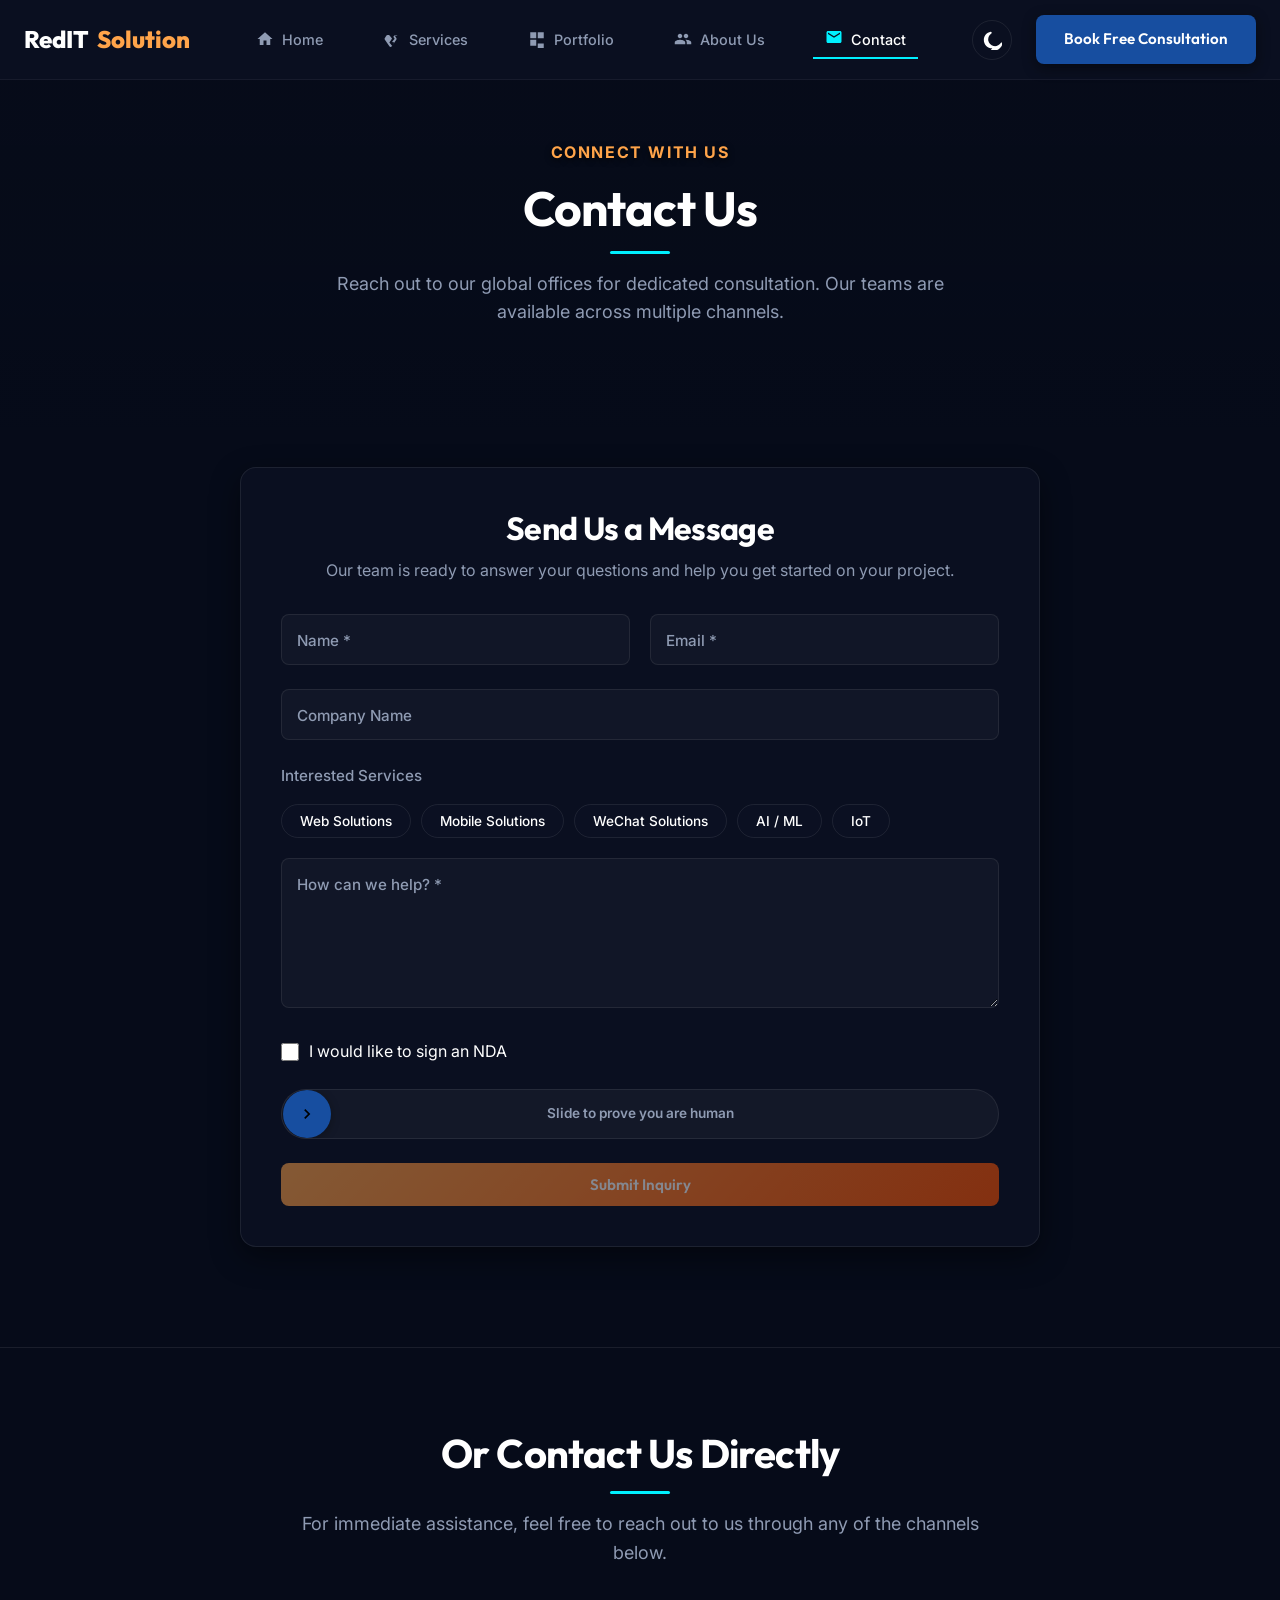
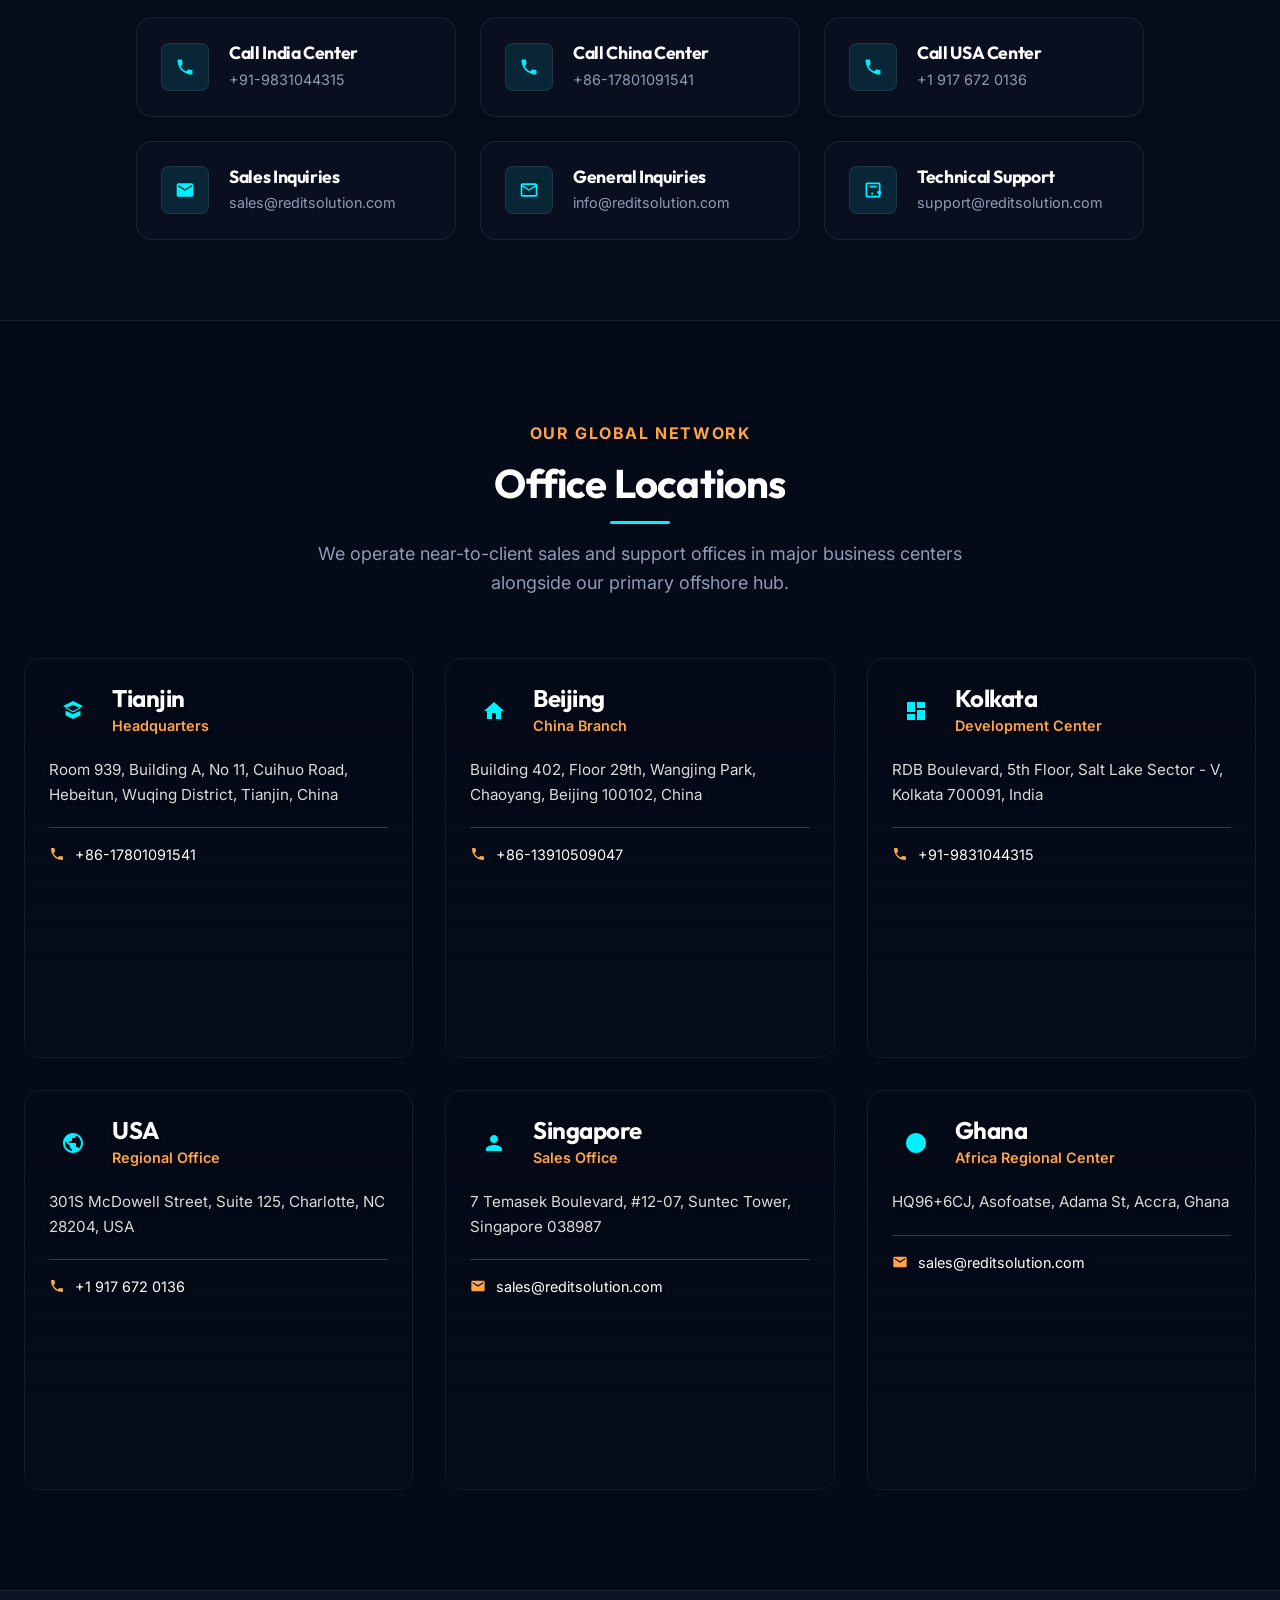
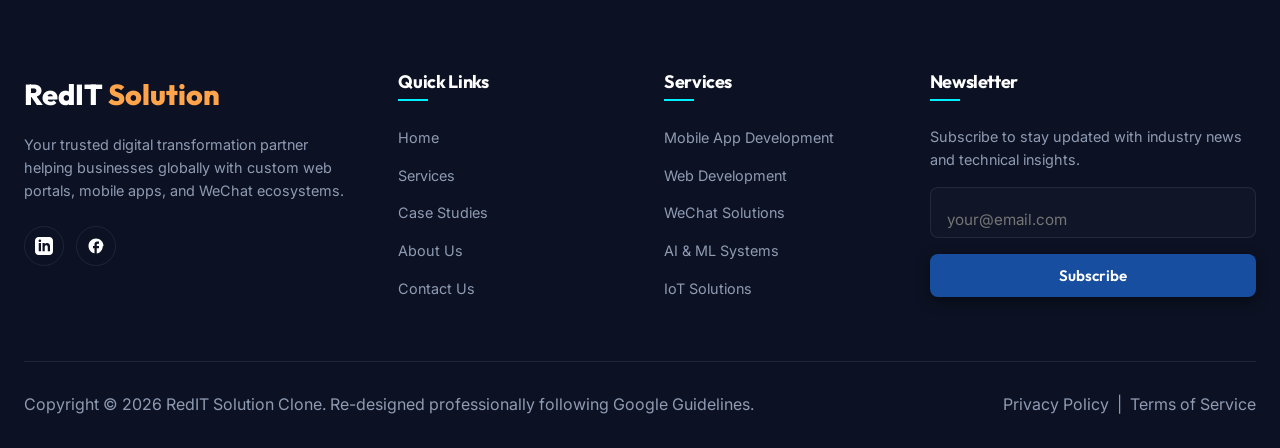
<file: website company/contact.html>
<!DOCTYPE html>
<html lang="en">
<head>
  <meta charset="UTF-8">
  <meta name="viewport" content="width=device-width, initial-scale=1.0">
  <meta name="description" content="Get in touch with RedIT Solution's regional sales representation offices in China, India, USA, Singapore, and Ghana.">
  <title>Contact Us | RedIT Solution</title>
  <link rel="stylesheet" href="styles.css">
  <style>
    /* New styles for contact page redesign */
    .contact-main-section {
      padding-top: 40px;
    }

    .contact-form-container {
      max-width: 800px;
      margin: 0 auto;
      padding: 40px;
    }

    .contact-form-container h2 {
      text-align: center;
      font-size: 2rem;
      margin-bottom: 10px;
    }

    .contact-form-container p {
      text-align: center;
      margin-bottom: 30px;
      color: var(--text-secondary);
    }

    .global-presence-section {
      /* background: var(--background-secondary); */
      border-top: 1px solid var(--border-color);
      padding: 100px 0;
      position: relative;
      background-image: url('https://images.unsplash.com/photo-1539628399576-96124c393448?q=80&w=2070&auto=format&fit=crop');
      background-size: cover;
      background-position: center;
      background-attachment: fixed; /* Creates a nice parallax scroll effect */
      overflow: hidden;
    }

    .global-presence-section::before {
      content: '';
      position: absolute;
      top: 0; left: 0; right: 0; bottom: 0;
      background: rgba(6, 11, 25, 0.85); /* Dark overlay for readability */
    }

    .global-presence-section .container {
      position: relative; /* Ensure content is above the overlay */
    }

    .offices-grid-new {
      display: grid;
      grid-template-columns: repeat(auto-fit, minmax(300px, 1fr));
      gap: 32px;
    }

    .office-card-new {
      border: 1px solid var(--border-color);
      border-radius: var(--border-radius-md);
      padding: 24px;
      transition: transform 0.4s ease, box-shadow 0.4s ease;
      animation: fadeInUp 0.5s ease-out forwards;
      opacity: 0;
      transform: translateY(20px);
      position: relative;
      overflow: hidden;
      min-height: 400px;
      text-shadow: 0 2px 4px rgba(0,0,0,0.5);
    }

    .office-card-new::after { /* Background Image */
      content: '';
      position: absolute;
      top: 0; left: 0; right: 0; bottom: 0;
      background-size: cover;
      background-position: center;
      z-index: 0;
      transition: transform 0.5s cubic-bezier(0.16, 1, 0.3, 1);
    }

    .office-card-new::before { /* Gradient Overlay */
      content: '';
      position: absolute;
      top: 0; left: 0; right: 0; bottom: 0;
      background: linear-gradient(to top, rgba(6, 11, 25, 0.9) 20%, rgba(6, 11, 25, 0.2) 70%, transparent 100%);
      z-index: 1;
    }

    .office-card-new > * {
      position: relative;
      z-index: 2;
    }

    .offices-grid-new .office-card-new:nth-child(1)::after { background-image: url('https://images.unsplash.com/photo-1560330302-a2d342d4447a?q=80&w=1974&auto=format&fit=crop'); }
    .offices-grid-new .office-card-new:nth-child(2)::after { background-image: url('https://images.unsplash.com/photo-1599838938823-105671025993?q=80&w=2070&auto=format&fit=crop'); }
    .offices-grid-new .office-card-new:nth-child(3)::after { background-image: url('https://images.unsplash.com/photo-1596628843154-9a6a555645e5?q=80&w=2070&auto=format&fit=crop'); }
    .offices-grid-new .office-card-new:nth-child(4)::after { background-image: url('https://images.unsplash.com/photo-1579593796491-34397e23a13a?q=80&w=1974&auto=format&fit=crop'); }
    .offices-grid-new .office-card-new:nth-child(5)::after { background-image: url('https://images.unsplash.com/photo-1525625293389-38f11b8a3426?q=80&w=1974&auto=format&fit=crop'); }
    .offices-grid-new .office-card-new:nth-child(6)::after { background-image: url('https://images.unsplash.com/photo-1602352329321-513692a45353?q=80&w=2070&auto=format&fit=crop'); }

    .office-card-new:hover::after {
      transform: scale(1.05);
    }

    .office-card-new:hover {
      transform: translateY(-5px);
      box-shadow: 0 15px 30px var(--shadow-color);
    }

    .office-card-new .office-header {
      display: flex;
      align-items: center;
      gap: 15px;
      margin-bottom: 20px;
    }

    .office-card-new .office-icon {
      width: 48px;
      height: 48px;
      display: grid;
      place-items: center;
      border-radius: 50%;
      background: var(--accent-blue-translucent);
      color: var(--accent-blue);
    }
    
    .office-card-new .office-icon svg {
        width: 24px;
        height: 24px;
    }

    .office-card-new .office-title h3 {
      font-size: 1.5rem;
      margin: 0;
      color: #ffffff;
    }

    .office-card-new .office-title span {
      font-size: 0.9rem;
      color: var(--accent-orange);
      font-weight: 600;
    }

    .office-card-new .office-address {
      font-size: 0.95rem;
      line-height: 1.6;
      margin-bottom: 20px;
      color: rgba(255, 255, 255, 0.85);
    }

    .office-card-new .office-contact-new {
      border-top: 1px solid rgba(255, 255, 255, 0.2);
      padding-top: 15px;
      display: flex;
      flex-direction: column;
      gap: 10px;
    }
    
    .office-card-new .contact-link-item {
        display: flex;
        align-items: center;
        gap: 10px;
        font-size: 0.9rem;
        color: #ffffff;
        text-decoration: none;
        transition: color 0.3s ease;
    }

    .office-card-new .contact-link-item:hover {
        color: var(--accent-blue);
    }

    .office-card-new .contact-link-item svg {
        width: 16px;
        height: 16px;
    }

    @keyframes fadeInUp {
      to {
        opacity: 1;
        transform: translateY(0);
      }
    }

    /* Staggered animation */
    .office-card-new:nth-child(1) { animation-delay: 0.1s; }
    .office-card-new:nth-child(2) { animation-delay: 0.2s; }
    .office-card-new:nth-child(3) { animation-delay: 0.3s; }
    .office-card-new:nth-child(4) { animation-delay: 0.4s; }
    .office-card-new:nth-child(5) { animation-delay: 0.5s; }
    .office-card-new:nth-child(6) { animation-delay: 0.6s; }

    .contact-details-section {
        padding: 80px 0;
        border-top: 1px solid var(--border-color);
    }
    .contact-details-section .section-header {
        margin-bottom: 50px;
        text-align: center;
    }
    .direct-contact-grid {
      display: grid;
      grid-template-columns: repeat(auto-fit, 320px);
      gap: 24px;
      justify-content: center;
      max-width: 1100px;
      margin: 0 auto;
    }
    .info-item {
      background: var(--bg-glass);
      padding: 24px;
      border-radius: var(--border-radius-md);
      border: 1px solid var(--border-color);
      transition: var(--transition-smooth);
      display: flex;
      align-items: center;
      gap: 20px;
      opacity: 0;
      transform: translateY(20px);
      animation: fadeInUp 0.5s ease-out forwards;
    }
    .info-item:hover {
      transform: translateY(-5px);
      border-color: var(--border-hover);
      box-shadow: 0 10px 20px var(--shadow-color);
    }
    .info-item .info-icon {
        width: 48px;
        height: 48px;
        border-radius: var(--border-radius-sm);
        background: rgba(0, 240, 255, 0.1);
        color: var(--accent-blue);
        display: flex;
        align-items: center;
        justify-content: center;
        flex-shrink: 0;
    }
    .info-text h4 {
        font-size: 1.1rem;
        margin-bottom: 4px;
    }
    .info-text p, .info-text a {
        font-size: 0.9rem;
    }
    .info-text a:hover {
        color: var(--accent-blue);
    }

    /* Staggered animation for contact items */
    .direct-contact-grid .info-item:nth-child(1) { animation-delay: 0.1s; }
    .direct-contact-grid .info-item:nth-child(2) { animation-delay: 0.2s; }
    .direct-contact-grid .info-item:nth-child(3) { animation-delay: 0.3s; }
    .direct-contact-grid .info-item:nth-child(4) { animation-delay: 0.4s; }
    .direct-contact-grid .info-item:nth-child(5) { animation-delay: 0.5s; }
    .direct-contact-grid .info-item:nth-child(6) { animation-delay: 0.6s; }
  </style>
</head>
<body>

  <!-- Scroll Progress Bar -->
  <div class="scroll-progress-container">
    <div class="scroll-progress-bar" id="scroll-progress"></div>
  </div>

  <!-- Header Section -->
  <header class="header scrolled" id="main-header">
    <div class="container">
      <a href="index.html" class="logo" id="header-logo">
        RedIT<span> Solution</span>
      </a>
      
      <nav class="nav-menu" id="header-nav-menu">
        <a href="index.html" class="nav-link" id="nav-home">
          <svg viewBox="0 0 24 24" fill="currentColor"><path d="M10 20v-6h4v6h5v-8h3L12 3 2 12h3v8z"/></svg>
          <span>Home</span>
        </a>
        <a href="services.html" class="nav-link" id="nav-services">
          <svg viewBox="0 0 24 24" fill="currentColor"><path d="M19.4 7.3c-.3-.5-.8-.8-1.4-.8h-1.1c-.5 0-1 .2-1.4.6L12 11.3 8.5 7.1c-.4-.4-.9-.6-1.4-.6H6c-.6 0-1.1.3-1.4.8L2.3 11c-.3.5-.3 1.1 0 1.6l6.2 9.1c.4.5 1 .8 1.6.8s1.2-.3 1.6-.8l6.2-9.1c.3-.5.3-1.1 0-1.6l-2.3-3.7zm-3.9 9.2L12 21l-3.5-4.5 5.2-7.6 1.8 2.6-3.5 4.5z"/></svg>
          <span>Services</span>
        </a>
        <a href="portfolio.html" class="nav-link" id="nav-portfolio">
          <svg viewBox="0 0 24 24" fill="currentColor"><path d="M3 3h8v8H3zm10 0h8v8h-8zM3 13h8v8H3zm10 13h8v-8h-8z"/></svg>
          <span>Portfolio</span>
        </a>
        <a href="about.html" class="nav-link" id="nav-about">
          <svg viewBox="0 0 24 24" fill="currentColor"><path d="M16 11c1.66 0 2.99-1.34 2.99-3S17.66 5 16 5s-3 1.34-3 3 1.34 3 3 3zm-8 0c1.66 0 2.99-1.34 2.99-3S9.66 5 8 5 5 6.34 5 8s1.34 3 3 3zm0 2c-2.33 0-7 1.17-7 3.5V19h14v-2.5c0-2.33-4.67-3.5-7-3.5zm8 0c-.29 0-.62.02-.97.05 1.16.84 1.97 1.97 1.97 3.45V19h6v-2.5c0-2.33-4.67-3.5-7-3.5z"/></svg>
          <span>About Us</span>
        </a>
        <a href="contact.html" class="nav-link" id="nav-contact">
          <svg viewBox="0 0 24 24" fill="currentColor"><path d="M20 4H4c-1.1 0-1.99.9-1.99 2L2 18c0 1.1.9 2 2 2h16c1.1 0 2-.9 2-2V6c0-1.1-.9-2-2-2zm0 4l-8 5-8-5V6l8 5 8-5v2z"/></svg>
          <span>Contact</span>
        </a>
      </nav>

      <div class="header-actions">
        <button class="theme-toggle" id="theme-toggle-btn" aria-label="Toggle Theme">
          <svg class="moon-icon" viewBox="0 0 24 24">
            <path d="M12.3 22h-.1c-5.5 0-10-4.5-10-10 0-4.8 3.5-8.9 8.2-9.8.5-.1 1 .2 1.2.7.2.5 0 1.1-.4 1.4-2.8 1.9-4.3 5.3-3.6 8.7.6 3.1 3.1 5.6 6.2 6.2 3.4.7 6.8-.8 8.7-3.6.3-.4.9-.6 1.4-.4.5.2.8.7.7 1.2-.9 4.7-5 8.2-9.8 8.2-1.4 0-2.8-.2-4.2-.6z"/>
          </svg>
          <svg class="sun-icon" viewBox="0 0 24 24">
            <path d="M12 7c-2.76 0-5 2.24-5 5s2.24 5 5 5 5-2.24 5-5-2.24-5-5-5zM2 13h2c.55 0 1-.45 1-1s-.45-1-1-1H2c-.55 0-1 .45-1 1s.45 1 1 1zm18 0h2c.55 0 1-.45 1-1s-.45-1-1-1h-2c-.55 0-1 .45-1 1s.45 1 1 1zM11 2v2c0 .55.45 1 1 1s1-.45 1-1V2c0-.55-.45-1-1-1s-1 .45-1 1zm0 18v2c0 .55.45 1 1 1s1-.45 1-1v-2c0-.55-.45-1-1-1s-1 .45-1 1zM5.99 4.58c-.39-.39-1.03-.39-1.41 0s-.39 1.03 0 1.41l1.06 1.06c.39.39 1.03.39 1.41 0s.39-1.03 0-1.41L5.99 4.58zm12.37 12.37c-.39-.39-1.03-.39-1.41 0s-.39 1.03 0 1.41l1.06 1.06c.39.39 1.03.39 1.41 0s.39-1.03 0-1.41l-1.06-1.06zm1.06-12.37c-.39-.39-1.03-.39-1.41 0l-1.06 1.06c-.39.39-.39 1.03 0 1.41s1.03.39 1.41 0l1.06-1.06c.39-.38.39-1.02 0-1.41zm-12.37 12.37c-.39-.39-1.03-.39-1.41 0l-1.06 1.06c-.39.39-.39 1.03 0 1.41s1.03.39 1.41 0l1.06-1.06c.39-.38.39-1.02 0-1.41z"/>
          </svg>
        </button>
        <a href="contact.html" class="btn btn-primary" id="consultation-btn">Book Free Consultation</a>
        <button class="menu-toggle" id="mobile-menu-toggle" aria-label="Toggle Menu">
          <svg class="hamburger-icon" viewBox="0 0 24 24" fill="none" stroke="currentColor" stroke-width="2" stroke-linecap="round">
            <line x1="3" y1="12" x2="21" y2="12"></line><line x1="3" y1="6" x2="21" y2="6"></line><line x1="3" y1="18" x2="21" y2="18"></line>
          </svg>
          <svg class="close-icon" viewBox="0 0 24 24" fill="none" stroke="currentColor" stroke-width="2" stroke-linecap="round">
            <line x1="18" y1="6" x2="6" y2="18"></line><line x1="6" y1="6" x2="18" y2="18"></line>
          </svg>
        </button>
      </div>
    </div>
  </header>

  <!-- Page Title Section -->
  <section class="section page-header">
    <div class="container">
      <span class="section-subtitle">CONNECT WITH US</span>
      <h1 class="section-title">Contact Us</h1>
      <p class="section-desc">Reach out to our global offices for dedicated consultation. Our teams are available across multiple channels.</p>
    </div>
  </section>

  <!-- Contact Form & Capture Section -->
  <section class="section contact-main-section">
    <div class="container">
      <div class="glass-card contact-form-container">
          <h2>Send Us a Message</h2>
          <p>Our team is ready to answer your questions and help you get started on your project.</p>
          <!-- This form is handled by app.js via EmailJS and delivers to the sales inbox. -->
          <form class="contact-form" id="consultation-form">
            <!-- Accessible Error Message Container -->
            <div id="form-error-message" class="form-error-container" role="alert" aria-live="assertive" style="display: none;"></div>

            <div class="form-group-row">
              <div class="form-group">
                <input type="text" id="contact-name" name="name" class="form-control" required>
                <label for="contact-name" class="form-label">Name *</label>
              </div>
              <div class="form-group">
                <input type="email" id="contact-email" name="email" class="form-control" required>
                <label for="contact-email" class="form-label">Email *</label>
              </div>
            </div>

            <div class="form-group">
              <input type="text" id="contact-company" name="company" class="form-control">
              <label for="contact-company" class="form-label">Company Name</label>
            </div>

            <div class="form-group">
              <fieldset class="service-pills-group">
                <legend class="form-label">Interested Services</legend>
                <div class="service-pills">
                  <label>
                    <input type="checkbox" name="services" value="web" class="service-pill-checkbox">
                    <span class="service-pill">Web Solutions</span>
                  </label>
                  <label>
                    <input type="checkbox" name="services" value="mobile" class="service-pill-checkbox">
                    <span class="service-pill">Mobile Solutions</span>
                  </label>
                  <label>
                    <input type="checkbox" name="services" value="wechat" class="service-pill-checkbox">
                    <span class="service-pill">WeChat Solutions</span>
                  </label>
                  <label>
                    <input type="checkbox" name="services" value="ai" class="service-pill-checkbox">
                    <span class="service-pill">AI / ML</span>
                  </label>
                  <label>
                    <input type="checkbox" name="services" value="iot" class="service-pill-checkbox">
                    <span class="service-pill">IoT</span>
                  </label>
                </div>
              </fieldset>
            </div>

            <div class="form-group">
              <textarea id="contact-msg" name="message" class="form-control" required></textarea>
              <label for="contact-msg" class="form-label">How can we help? *</label>
            </div>

            <label class="nda-checkbox-container">
              <input type="checkbox" id="contact-nda" name="nda" value="yes" class="nda-checkbox">
              <span>I would like to sign an NDA</span>
            </label>

            <!-- The slider captcha from app.js will automatically enable this button once solved -->
            <div class="slider-captcha-container" id="form-slider-captcha">
              <div class="slider-captcha-track"><div class="slider-captcha-bg"></div><div class="slider-captcha-text">Slide to prove you are human</div><div class="slider-captcha-handle" role="slider" tabindex="0" aria-valuemin="0" aria-valuemax="100" aria-valuenow="0" aria-label="Verification Slider"><svg viewBox="0 0 24 24"><path d="M10 6L8.59 7.41 13.17 12l-4.58 4.59L10 18l6-6z"></path></svg></div></div>
            </div>

            <button type="submit" class="btn btn-accent w-100" id="submit-btn" disabled>Submit Inquiry</button>
          </form>
      </div>
    </div>
  </section>

  <!-- Direct Contact Details Section -->
  <section class="section contact-details-section">
    <div class="container">
      <div class="section-header">
        <h2 class="section-title">Or Contact Us Directly</h2>
        <p class="section-desc">For immediate assistance, feel free to reach out to us through any of the channels below.</p>
      </div>
      <div class="direct-contact-grid">
        <div class="info-item">
          <div class="info-icon">
            <svg viewBox="0 0 24 24" fill="currentColor"><path d="M6.62 10.79c1.44 2.83 3.76 5.14 6.59 6.59l2.2-2.2c.27-.27.67-.36 1.02-.24 1.12.37 2.33.57 3.57.57.55 0 1 .45 1 1V20c0 .55-.45 1-1 1-9.39 0-17-7.61-17-17 0-.55.45-1 1-1h3.5c.55 0 1 .45 1 1 0 1.25.2 2.45.57 3.57.11.35.03.74-.25 1.02l-2.2 2.2z"/></svg>
          </div>
          <div class="info-text">
            <h4>Call India Center</h4>
            <p><a href="tel:+919831044315">+91-9831044315</a></p>
          </div>
        </div>

        <div class="info-item">
          <div class="info-icon">
            <svg viewBox="0 0 24 24" fill="currentColor"><path d="M6.62 10.79c1.44 2.83 3.76 5.14 6.59 6.59l2.2-2.2c.27-.27.67-.36 1.02-.24 1.12.37 2.33.57 3.57.57.55 0 1 .45 1 1V20c0 .55-.45 1-1 1-9.39 0-17-7.61-17-17 0-.55.45-1 1-1h3.5c.55 0 1 .45 1 1 0 1.25.2 2.45.57 3.57.11.35.03.74-.25 1.02l-2.2 2.2z"/></svg>
          </div>
          <div class="info-text">
            <h4>Call China Center</h4>
            <p><a href="tel:+8617801091541">+86-17801091541</a></p>
          </div>
        </div>

        <div class="info-item">
          <div class="info-icon">
            <svg viewBox="0 0 24 24" fill="currentColor"><path d="M6.62 10.79c1.44 2.83 3.76 5.14 6.59 6.59l2.2-2.2c.27-.27.67-.36 1.02-.24 1.12.37 2.33.57 3.57.57.55 0 1 .45 1 1V20c0 .55-.45 1-1 1-9.39 0-17-7.61-17-17 0-.55.45-1 1-1h3.5c.55 0 1 .45 1 1 0 1.25.2 2.45.57 3.57.11.35.03.74-.25 1.02l-2.2 2.2z"/></svg>
          </div>
          <div class="info-text">
            <h4>Call USA Center</h4>
            <p><a href="tel:+19176720136">+1 917 672 0136</a></p>
          </div>
        </div>

        <div class="info-item">
          <div class="info-icon">
            <svg viewBox="0 0 24 24" fill="currentColor"><path d="M20 4H4c-1.1 0-1.99.9-1.99 2L2 18c0 1.1.9 2 2 2h16c1.1 0 2-.9 2-2V6c0-1.1-.9-2-2-2zm0 4l-8 5-8-5V6l8 5 8-5v2z"/></svg>
          </div>
          <div class="info-text">
            <h4>Sales Inquiries</h4>
            <p><a href="mailto:sales@reditsolution.com">sales@reditsolution.com</a></p>
          </div>
        </div>
        
        <div class="info-item">
          <div class="info-icon">
            <svg viewBox="0 0 24 24" fill="currentColor"><path d="M22 6c0-1.1-.9-2-2-2H4c-1.1 0-2 .9-2 2v12c0 1.1.9 2 2 2h16c1.1 0 2-.9 2-2V6zm-2 0l-8 5-8-5h16zm0 12H4V8l8 5 8-5v10z"/></svg>
          </div>
          <div class="info-text">
            <h4>General Inquiries</h4>
            <p><a href="mailto:info@reditsolution.com">info@reditsolution.com</a></p>
          </div>
        </div>

        <div class="info-item">
          <div class="info-icon">
            <svg viewBox="0 0 24 24" fill="currentColor"><path d="M19.5 12.5c-1.38 0-2.5 1.12-2.5 2.5s1.12 2.5 2.5 2.5 2.5-1.12 2.5-2.5-1.12-2.5-2.5-2.5zm-7.5 5h-2V15h2v2.5zm4-10.5H8v2h8.5V7zM19 3H5c-1.1 0-2 .9-2 2v14c0 1.1.9 2 2 2h14c1.1 0 2-.9 2-2V5c0-1.1-.9-2-2-2zm0 16H5V5h14v14z"/></svg>
          </div>
          <div class="info-text">
            <h4>Technical Support</h4>
            <p><a href="mailto:support@reditsolution.com">support@reditsolution.com</a></p>
          </div>
        </div>
      </div>
    </div>
  </section>

  <!-- Global Presence Section -->
  <section class="section global-presence-section" id="offices-network">
    <div class="container">
      <div class="section-header">
        <span class="section-subtitle">OUR GLOBAL NETWORK</span>
        <h2 class="section-title">Office Locations</h2>
        <p class="section-desc">We operate near-to-client sales and support offices in major business centers alongside our primary offshore hub.</p>
      </div>

      <div class="offices-grid-new">
        
        <!-- Office 1 -->
        <div class="office-card-new">
          <div class="office-header">
            <div class="office-icon">
              <svg viewBox="0 0 24 24" fill="currentColor"><path d="M12 2L2 7l10 5 10-5L12 2zm0 11.5L4.5 9.25 12 6l7.5 3.25L12 13.5zM12 15l-7.5-3.25v4.5L12 20l7.5-3.75v-4.5L12 15z"/></svg>
            </div>
            <div class="office-title">
              <h3>Tianjin</h3>
              <span>Headquarters</span>
            </div>
          </div>
          <p class="office-address">Room 939, Building A, No 11, Cuihuo Road, Hebeitun, Wuqing District, Tianjin, China</p>
          <div class="office-contact-new">
            <a href="tel:+8617801091541" class="contact-link-item">
              <svg viewBox="0 0 24 24" fill="currentColor"><path d="M6.62 10.79c1.44 2.83 3.76 5.14 6.59 6.59l2.2-2.2c.27-.27.67-.36 1.02-.24 1.12.37 2.33.57 3.57.57.55 0 1 .45 1 1V20c0 .55-.45 1-1 1-9.39 0-17-7.61-17-17 0-.55.45-1 1-1h3.5c.55 0 1 .45 1 1 0 1.25.2 2.45.57 3.57.11.35.03.74-.25 1.02l-2.2 2.2z"/></svg>
              <span>+86-17801091541</span>
            </a>
          </div>
        </div>

        <!-- Office 2 -->
        <div class="office-card-new">
          <div class="office-header">
            <div class="office-icon">
              <svg viewBox="0 0 24 24" fill="currentColor"><path d="M10 20v-6h4v6h5v-8h3L12 3 2 12h3v8z"/></svg>
            </div>
            <div class="office-title">
              <h3>Beijing</h3>
              <span>China Branch</span>
            </div>
          </div>
          <p class="office-address">Building 402, Floor 29th, Wangjing Park, Chaoyang, Beijing 100102, China</p>
          <div class="office-contact-new">
            <a href="tel:+8613910509047" class="contact-link-item">
              <svg viewBox="0 0 24 24" fill="currentColor"><path d="M6.62 10.79c1.44 2.83 3.76 5.14 6.59 6.59l2.2-2.2c.27-.27.67-.36 1.02-.24 1.12.37 2.33.57 3.57.57.55 0 1 .45 1 1V20c0 .55-.45 1-1 1-9.39 0-17-7.61-17-17 0-.55.45-1 1-1h3.5c.55 0 1 .45 1 1 0 1.25.2 2.45.57 3.57.11.35.03.74-.25 1.02l-2.2 2.2z"/></svg>
              <span>+86-13910509047</span>
            </a>
          </div>
        </div>

        <!-- Office 3 -->
        <div class="office-card-new">
          <div class="office-header">
            <div class="office-icon">
              <svg viewBox="0 0 24 24" fill="currentColor"><path d="M3 13h8V3H3v10zm0 8h8v-6H3v6zm10 0h8V11h-8v10zm0-18v6h8V3h-8z"/></svg>
            </div>
            <div class="office-title">
              <h3>Kolkata</h3>
              <span>Development Center</span>
            </div>
          </div>
          <p class="office-address">RDB Boulevard, 5th Floor, Salt Lake Sector - V, Kolkata 700091, India</p>
          <div class="office-contact-new">
            <a href="tel:+919831044315" class="contact-link-item">
              <svg viewBox="0 0 24 24" fill="currentColor"><path d="M6.62 10.79c1.44 2.83 3.76 5.14 6.59 6.59l2.2-2.2c.27-.27.67-.36 1.02-.24 1.12.37 2.33.57 3.57.57.55 0 1 .45 1 1V20c0 .55-.45 1-1 1-9.39 0-17-7.61-17-17 0-.55.45-1 1-1h3.5c.55 0 1 .45 1 1 0 1.25.2 2.45.57 3.57.11.35.03.74-.25 1.02l-2.2 2.2z"/></svg>
              <span>+91-9831044315</span>
            </a>
          </div>
        </div>

        <!-- Office 4 -->
        <div class="office-card-new">
          <div class="office-header">
            <div class="office-icon">
                <svg viewBox="0 0 24 24" fill="currentColor"><path d="M12 2C6.48 2 2 6.48 2 12s4.48 10 10 10 10-4.48 10-10S17.52 2 12 2zm-1 17.93c-3.95-.49-7-3.85-7-7.93 0-.62.08-1.21.21-1.79L9 15v1c0 1.1.9 2 2 2v1.93zm6.9-2.54c-.26-.81-1-1.39-1.9-1.39h-1v-3c0-.55-.45-1-1-1H8v-2h2c.55 0 1-.45 1-1V7h2c1.1 0 2-.9 2-2v-.41c2.93 1.19 5 4.06 5 7.41 0 2.08-.8 3.97-2.1 5.39z"/></svg>
            </div>
            <div class="office-title">
              <h3>USA</h3>
              <span>Regional Office</span>
            </div>
          </div>
          <p class="office-address">301S McDowell Street, Suite 125, Charlotte, NC 28204, USA</p>
          <div class="office-contact-new">
            <a href="tel:+19176720136" class="contact-link-item">
              <svg viewBox="0 0 24 24" fill="currentColor"><path d="M6.62 10.79c1.44 2.83 3.76 5.14 6.59 6.59l2.2-2.2c.27-.27.67-.36 1.02-.24 1.12.37 2.33.57 3.57.57.55 0 1 .45 1 1V20c0 .55-.45 1-1 1-9.39 0-17-7.61-17-17 0-.55.45-1 1-1h3.5c.55 0 1 .45 1 1 0 1.25.2 2.45.57 3.57.11.35.03.74-.25 1.02l-2.2 2.2z"/></svg>
              <span>+1 917 672 0136</span>
            </a>
          </div>
        </div>

        <!-- Office 5 -->
        <div class="office-card-new">
          <div class="office-header">
            <div class="office-icon">
              <svg viewBox="0 0 24 24" fill="currentColor"><path d="M12 12c2.21 0 4-1.79 4-4s-1.79-4-4-4-4 1.79-4 4 1.79 4 4 4zm0 2c-2.67 0-8 1.34-8 4v2h16v-2c0-2.66-5.33-4-8-4z"/></svg>
            </div>
            <div class="office-title">
              <h3>Singapore</h3>
              <span>Sales Office</span>
            </div>
          </div>
          <p class="office-address">7 Temasek Boulevard, #12-07, Suntec Tower, Singapore 038987</p>
          <div class="office-contact-new">
            <a href="mailto:sales@reditsolution.com" class="contact-link-item">
              <svg viewBox="0 0 24 24" fill="currentColor"><path d="M20 4H4c-1.1 0-1.99.9-1.99 2L2 18c0 1.1.9 2 2 2h16c1.1 0 2-.9 2-2V6c0-1.1-.9-2-2-2zm0 4l-8 5-8-5V6l8 5 8-5v2z"/></svg>
              <span>sales@reditsolution.com</span>
            </a>
          </div>
        </div>

        <!-- Office 6 -->
        <div class="office-card-new">
          <div class="office-header">
            <div class="office-icon">
              <svg viewBox="0 0 24 24" fill="currentColor"><path d="M12 2C6.48 2 2 6.48 2 12s4.48 10 10 10 10-4.48 10-10S17.52 2 12 2z"/></svg>
            </div>
            <div class="office-title">
              <h3>Ghana</h3>
              <span>Africa Regional Center</span>
            </div>
          </div>
          <p class="office-address">HQ96+6CJ, Asofoatse, Adama St, Accra, Ghana</p>
          <div class="office-contact-new">
            <a href="mailto:sales@reditsolution.com" class="contact-link-item">
              <svg viewBox="0 0 24 24" fill="currentColor"><path d="M20 4H4c-1.1 0-1.99.9-1.99 2L2 18c0 1.1.9 2 2 2h16c1.1 0 2-.9 2-2V6c0-1.1-.9-2-2-2zm0 4l-8 5-8-5V6l8 5 8-5v2z"/></svg>
              <span>sales@reditsolution.com</span>
            </a>
          </div>
        </div>

      </div>
    </div>
  </section>
  <!-- Footer Section -->
  <footer class="footer" id="main-footer">
    <div class="container">
      <div class="footer-grid">
        
        <div>
          <div class="footer-logo">
            RedIT<span> Solution</span>
          </div>
          <p class="footer-desc">Your trusted digital transformation partner helping businesses globally with custom web portals, mobile apps, and WeChat ecosystems.</p>
          <div class="footer-socials">
            <a href="#" class="social-link" aria-label="LinkedIn">
              <svg viewBox="0 0 24 24" fill="currentColor"><path d="M19 0h-14c-2.761 0-5 2.239-5 5v14c0 2.761 2.239 5 5 5h14c2.762 0 5-2.239 5-5v-14c0-2.761-2.238-5-5-5zm-11 19h-3v-11h3v11zm-1.5-12.268c-.966 0-1.75-.779-1.75-1.75s.784-1.75 1.75-1.75 1.75.779 1.75 1.75-.784 1.75-1.75 1.75zm13.5 12.268h-3v-5.604c0-3.368-4-3.113-4 0v5.604h-3v-11h3v1.765c1.396-2.586 7-2.777 7 2.476v6.759z"/></svg>
            </a>
            <a href="#" class="social-link" aria-label="Facebook">
              <svg viewBox="0 0 24 24" fill="currentColor"><path d="M22 12c0-5.52-4.48-10-10-10S2 6.48 2 12c0 4.84 3.44 8.87 8 9.8V15H8v-3h2V9.5C10 7.57 11.57 6 13.5 6H16v3h-2c-.55 0-1 .45-1 1v2h3v3h-3v6.95c4.56-.93 8-4.96 8-9.75z"/></svg>
            </a>
          </div>
        </div>

        <div>
          <h4 class="footer-title">Quick Links</h4>
          <ul class="footer-links">
            <li><a href="index.html">Home</a></li>
            <li><a href="services.html">Services</a></li>
            <li><a href="portfolio.html">Case Studies</a></li>
            <li><a href="about.html">About Us</a></li>
            <li><a href="contact.html">Contact Us</a></li>
          </ul>
        </div>

        <div>
          <h4 class="footer-title">Services</h4>
          <ul class="footer-links">
            <li><a href="services.html">Mobile App Development</a></li>
            <li><a href="services.html">Web Development</a></li>
            <li><a href="services.html">WeChat Solutions</a></li>
            <li><a href="services.html">AI &amp; ML Systems</a></li>
            <li><a href="services.html">IoT Solutions</a></li>
          </ul>
        </div>

        <div>
          <h4 class="footer-title">Newsletter</h4>
          <p class="footer-desc" style="margin-bottom: 16px;">Subscribe to stay updated with industry news and technical insights.</p>
          <form class="newsletter-form" id="newsletter-form-el">
            <input type="email" name="email" class="form-control" placeholder="your@email.com" required aria-label="Email for Newsletter">
            <button type="submit" class="btn btn-primary">Subscribe</button>
          </form>
        </div>

      </div>

      <div class="footer-bottom">
        <p>Copyright &copy; 2026 RedIT Solution Clone. Re-designed professionally following Google Guidelines.</p>
        <p><a href="privacy-policy.html">Privacy Policy</a> &nbsp;|&nbsp; <a href="terms-of-service.html">Terms of Service</a></p>
      </div>
    </div>
  </footer>

  <!-- Cookie Consent Banner -->
  <div id="cookie-consent-banner" class="cookie-banner" role="dialog" aria-labelledby="cookie-banner-title">
    <div class="cookie-banner-content">
      <h3 id="cookie-banner-title" class="cookie-banner-heading">Our Website Uses Cookies</h3>
      <p class="cookie-banner-text">We use cookies to improve your experience on our site. By continuing to use our site, you agree to our <a href="privacy-policy.html">cookie policy</a>.</p>
      <div class="cookie-banner-actions">
        <button id="cookie-accept-btn" class="btn btn-primary">Accept</button>
        <button id="cookie-decline-btn" class="btn btn-outline">Decline</button>
      </div>
    </div>
  </div>

  <!-- Back to Top Button -->
  <button id="back-to-top-btn" class="back-to-top-btn" aria-label="Go to top of page" title="Go to top">
    <svg viewBox="0 0 24 24" fill="currentColor"><path d="M7.41 15.41L12 10.83l4.59 4.58L18 14l-6-6-6 6z"/></svg>
  </button>

  <!-- WhatsApp Floating Button -->
  <a href="https://wa.me/919831044315?text=Hello%20RedIT%20Solution%2C%20I%20am%20interested%20in%20your%20services." class="whatsapp-float" target="_blank" rel="noopener noreferrer" aria-label="Contact us on WhatsApp">
    <svg viewBox="0 0 24 24">
      <path d="M12.01 2.01c-5.51 0-9.99 4.48-9.99 9.99 0 1.96.53 3.82 1.48 5.41l-1.5 5.47 5.56-1.46c1.55.89 3.33 1.4 5.2 1.4 5.51 0 9.99-4.48 9.99-9.99 0-5.51-4.48-9.99-9.99-9.99zm5.55 14.48c-.26.74-1.51 1.43-2.11 1.5-.59.08-1.34.22-3.83-1.02-3.04-1.52-5-4.66-5.15-4.87-.15-.2-1.23-1.63-1.23-3.11 0-1.48.77-2.22 1.05-2.52.27-.3.59-.37.79-.37.2 0 .4 0 .57.01.21.01.49-.07.76.54.29.65 1 2.45 1.09 2.64.09.2.15.44.02.73-.13.3-.2.49-.4.73-.2.24-.42.53-.59.7-.2.2-.42.42-.19.82.23.4.99 1.64 2.11 2.64 1.44 1.29 2.66 1.69 3.06 1.89.4.2.64.17.89-.1.25-.27 1.07-1.26 1.35-1.69.28-.43.56-.36.93-.23.38.13 2.37 1.12 2.77 1.32.4.2.66.3.76.47.1.17.1.98-.16 1.72z"/>
    </svg>
  </a>

  <script src="app.js"></script>
</body>
</html>
</file>
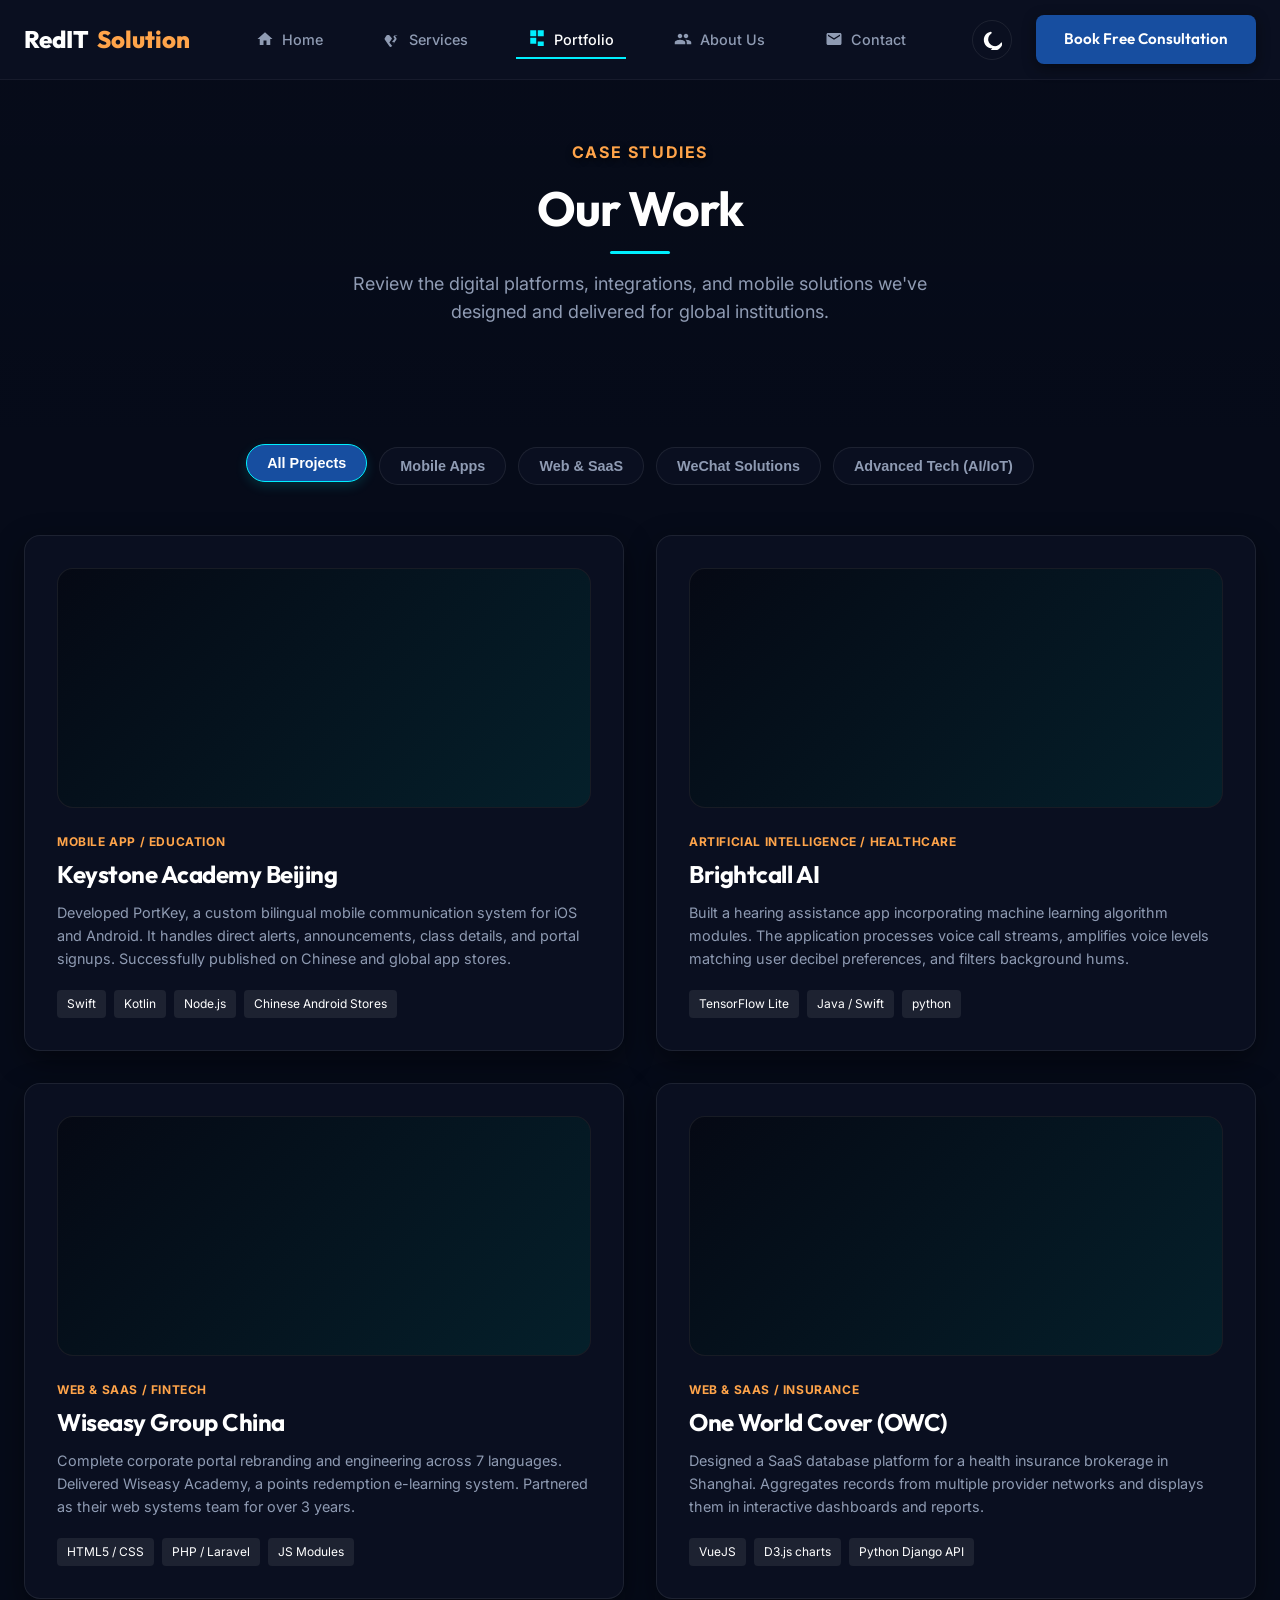
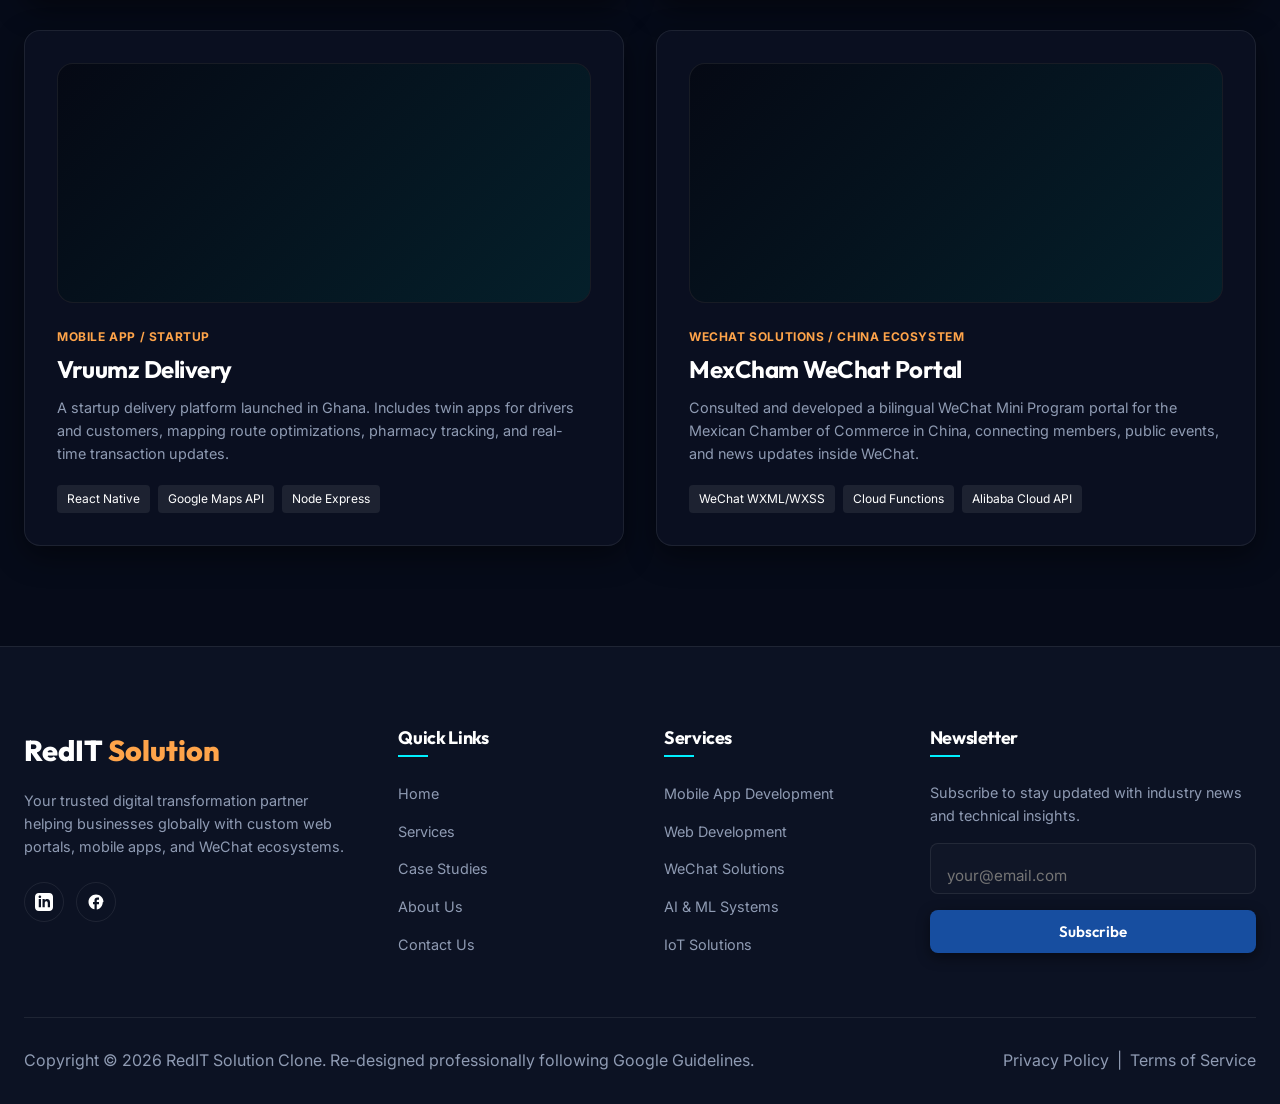
<file: website company/portfolio.html>
<!DOCTYPE html>
<html lang="en">
<head>
  <meta charset="UTF-8">
  <meta name="viewport" content="width=device-width, initial-scale=1.0">
  <meta name="description" content="Read case studies of our software development projects for clients like Keystone Academy, Brightcall AI, and Wiseasy.">
  <title>Our Case Studies | RedIT Solution</title>
  <link rel="stylesheet" href="styles.css">
</head>
<body>

  <!-- Scroll Progress Bar -->
  <div class="scroll-progress-container">
    <div class="scroll-progress-bar" id="scroll-progress"></div>
  </div>

  <!-- Header Section -->
  <header class="header scrolled" id="main-header">
    <div class="container">
      <a href="index.html" class="logo" id="header-logo">
        RedIT<span> Solution</span>
      </a>
      
      <nav class="nav-menu" id="header-nav-menu">
        <a href="index.html" class="nav-link" id="nav-home">
          <svg viewBox="0 0 24 24" fill="currentColor"><path d="M10 20v-6h4v6h5v-8h3L12 3 2 12h3v8z"/></svg>
          <span>Home</span>
        </a>
        <a href="services.html" class="nav-link" id="nav-services">
          <svg viewBox="0 0 24 24" fill="currentColor"><path d="M19.4 7.3c-.3-.5-.8-.8-1.4-.8h-1.1c-.5 0-1 .2-1.4.6L12 11.3 8.5 7.1c-.4-.4-.9-.6-1.4-.6H6c-.6 0-1.1.3-1.4.8L2.3 11c-.3.5-.3 1.1 0 1.6l6.2 9.1c.4.5 1 .8 1.6.8s1.2-.3 1.6-.8l6.2-9.1c.3-.5.3-1.1 0-1.6l-2.3-3.7zm-3.9 9.2L12 21l-3.5-4.5 5.2-7.6 1.8 2.6-3.5 4.5z"/></svg>
          <span>Services</span>
        </a>
        <a href="portfolio.html" class="nav-link" id="nav-portfolio">
          <svg viewBox="0 0 24 24" fill="currentColor"><path d="M3 3h8v8H3zm10 0h8v8h-8zM3 13h8v8H3zm10 13h8v-8h-8z"/></svg>
          <span>Portfolio</span>
        </a>
        <a href="about.html" class="nav-link" id="nav-about">
          <svg viewBox="0 0 24 24" fill="currentColor"><path d="M16 11c1.66 0 2.99-1.34 2.99-3S17.66 5 16 5s-3 1.34-3 3 1.34 3 3 3zm-8 0c1.66 0 2.99-1.34 2.99-3S9.66 5 8 5 5 6.34 5 8s1.34 3 3 3zm0 2c-2.33 0-7 1.17-7 3.5V19h14v-2.5c0-2.33-4.67-3.5-7-3.5zm8 0c-.29 0-.62.02-.97.05 1.16.84 1.97 1.97 1.97 3.45V19h6v-2.5c0-2.33-4.67-3.5-7-3.5z"/></svg>
          <span>About Us</span>
        </a>
        <a href="contact.html" class="nav-link" id="nav-contact">
          <svg viewBox="0 0 24 24" fill="currentColor"><path d="M20 4H4c-1.1 0-1.99.9-1.99 2L2 18c0 1.1.9 2 2 2h16c1.1 0 2-.9 2-2V6c0-1.1-.9-2-2-2zm0 4l-8 5-8-5V6l8 5 8-5v2z"/></svg>
          <span>Contact</span>
        </a>
      </nav>

      <div class="header-actions">
        <button class="theme-toggle" id="theme-toggle-btn" aria-label="Toggle Theme">
          <svg class="moon-icon" viewBox="0 0 24 24">
            <path d="M12.3 22h-.1c-5.5 0-10-4.5-10-10 0-4.8 3.5-8.9 8.2-9.8.5-.1 1 .2 1.2.7.2.5 0 1.1-.4 1.4-2.8 1.9-4.3 5.3-3.6 8.7.6 3.1 3.1 5.6 6.2 6.2 3.4.7 6.8-.8 8.7-3.6.3-.4.9-.6 1.4-.4.5.2.8.7.7 1.2-.9 4.7-5 8.2-9.8 8.2-1.4 0-2.8-.2-4.2-.6z"/>
          </svg>
          <svg class="sun-icon" viewBox="0 0 24 24">
            <path d="M12 7c-2.76 0-5 2.24-5 5s2.24 5 5 5 5-2.24 5-5-2.24-5-5-5zM2 13h2c.55 0 1-.45 1-1s-.45-1-1-1H2c-.55 0-1 .45-1 1s.45 1 1 1zm18 0h2c.55 0 1-.45 1-1s-.45-1-1-1h-2c-.55 0-1 .45-1 1s.45 1 1 1zM11 2v2c0 .55.45 1 1 1s1-.45 1-1V2c0-.55-.45-1-1-1s-1 .45-1 1zm0 18v2c0 .55.45 1 1 1s1-.45 1-1v-2c0-.55-.45-1-1-1s-1 .45-1 1zM5.99 4.58c-.39-.39-1.03-.39-1.41 0s-.39 1.03 0 1.41l1.06 1.06c.39.39 1.03.39 1.41 0s.39-1.03 0-1.41L5.99 4.58zm12.37 12.37c-.39-.39-1.03-.39-1.41 0s-.39 1.03 0 1.41l1.06 1.06c.39.39 1.03.39 1.41 0s.39-1.03 0-1.41l-1.06-1.06zm1.06-12.37c-.39-.39-1.03-.39-1.41 0l-1.06 1.06c-.39.39-.39 1.03 0 1.41s1.03.39 1.41 0l1.06-1.06c.39-.38.39-1.02 0-1.41zm-12.37 12.37c-.39-.39-1.03-.39-1.41 0l-1.06 1.06c-.39.39-.39 1.03 0 1.41s1.03.39 1.41 0l1.06-1.06c.39-.38.39-1.02 0-1.41z"/>
          </svg>
        </button>
        <a href="contact.html" class="btn btn-primary" id="consultation-btn">Book Free Consultation</a>
        <button class="menu-toggle" id="mobile-menu-toggle" aria-label="Toggle Menu">
          <svg class="hamburger-icon" viewBox="0 0 24 24" fill="none" stroke="currentColor" stroke-width="2" stroke-linecap="round">
            <line x1="3" y1="12" x2="21" y2="12"></line><line x1="3" y1="6" x2="21" y2="6"></line><line x1="3" y1="18" x2="21" y2="18"></line>
          </svg>
          <svg class="close-icon" viewBox="0 0 24 24" fill="none" stroke="currentColor" stroke-width="2" stroke-linecap="round">
            <line x1="18" y1="6" x2="6" y2="18"></line><line x1="6" y1="6" x2="18" y2="18"></line>
          </svg>
        </button>
      </div>
    </div>
  </header>

  <!-- Page Header -->
  <section class="section page-header">
    <div class="container">
      <span class="section-subtitle">CASE STUDIES</span>
      <h1 class="section-title">Our Work</h1>
      <p class="section-desc">Review the digital platforms, integrations, and mobile solutions we've designed and delivered for global institutions.</p>
    </div>
  </section>

  <!-- Case Studies Grid Section -->
  <section class="section" style="padding-top: 20px;">
    <div class="container">
      
      <!-- Filter Navigation -->
      <div class="filter-nav">
        <button class="filter-btn active" data-filter="all">All Projects</button>
        <button class="filter-btn" data-filter="mobile">Mobile Apps</button>
        <button class="filter-btn" data-filter="web">Web &amp; SaaS</button>
        <button class="filter-btn" data-filter="wechat">WeChat Solutions</button>
        <button class="filter-btn" data-filter="ai-iot">Advanced Tech (AI/IoT)</button>
      </div>

      <!-- Grid -->
      <div class="portfolio-grid">
        
        <!-- Case 1 -->
        <div class="glass-card portfolio-item animate-on-scroll fade-in-up" data-category="mobile" style="--stagger-index: 1;">
          <div class="portfolio-visual" style="background-image: linear-gradient(rgba(0,0,0,0.4), rgba(0,0,0,0.4)), url('https://placehold.co/600x400/0c1223/8f9bb3?text=Education+App');"></div>
          <span class="portfolio-tag">Mobile App / Education</span>
          <h3 class="portfolio-title">Keystone Academy Beijing</h3>
          <p class="portfolio-desc">Developed PortKey, a custom bilingual mobile communication system for iOS and Android. It handles direct alerts, announcements, class details, and portal signups. Successfully published on Chinese and global app stores.</p>
          <ul class="portfolio-tech-list">
            <li class="portfolio-tech-item">Swift</li>
            <li class="portfolio-tech-item">Kotlin</li>
            <li class="portfolio-tech-item">Node.js</li>
            <li class="portfolio-tech-item">Chinese Android Stores</li>
          </ul>
        </div>

        <!-- Case 2 -->
        <div class="glass-card portfolio-item animate-on-scroll fade-in-up" data-category="ai-iot" style="--stagger-index: 2;">
          <div class="portfolio-visual" style="background-image: linear-gradient(rgba(0,0,0,0.4), rgba(0,0,0,0.4)), url('https://placehold.co/600x400/0c1223/8f9bb3?text=AI+Healthcare');"></div>
          <span class="portfolio-tag">Artificial Intelligence / Healthcare</span>
          <h3 class="portfolio-title">Brightcall AI</h3>
          <p class="portfolio-desc">Built a hearing assistance app incorporating machine learning algorithm modules. The application processes voice call streams, amplifies voice levels matching user decibel preferences, and filters background hums.</p>
          <ul class="portfolio-tech-list">
            <li class="portfolio-tech-item">TensorFlow Lite</li>
            <li class="portfolio-tech-item">Java / Swift</li>
            <li class="portfolio-tech-item">python</li>
          </ul>
        </div>

        <!-- Case 3 -->
        <div class="glass-card portfolio-item animate-on-scroll fade-in-up" data-category="web" style="--stagger-index: 3;">
          <div class="portfolio-visual" style="background-image: linear-gradient(rgba(0,0,0,0.4), rgba(0,0,0,0.4)), url('https://placehold.co/600x400/0c1223/8f9bb3?text=Fintech+Web');"></div>
          <span class="portfolio-tag">Web &amp; SaaS / Fintech</span>
          <h3 class="portfolio-title">Wiseasy Group China</h3>
          <p class="portfolio-desc">Complete corporate portal rebranding and engineering across 7 languages. Delivered Wiseasy Academy, a points redemption e-learning system. Partnered as their web systems team for over 3 years.</p>
          <ul class="portfolio-tech-list">
            <li class="portfolio-tech-item">HTML5 / CSS</li>
            <li class="portfolio-tech-item">PHP / Laravel</li>
            <li class="portfolio-tech-item">JS Modules</li>
          </ul>
        </div>

        <!-- Case 4 -->
        <div class="glass-card portfolio-item animate-on-scroll fade-in-up" data-category="web" style="--stagger-index: 4;">
          <div class="portfolio-visual" style="background-image: linear-gradient(rgba(0,0,0,0.4), rgba(0,0,0,0.4)), url('https://placehold.co/600x400/0c1223/8f9bb3?text=Insurance+SaaS');"></div>
          <span class="portfolio-tag">Web &amp; SaaS / Insurance</span>
          <h3 class="portfolio-title">One World Cover (OWC)</h3>
          <p class="portfolio-desc">Designed a SaaS database platform for a health insurance brokerage in Shanghai. Aggregates records from multiple provider networks and displays them in interactive dashboards and reports.</p>
          <ul class="portfolio-tech-list">
            <li class="portfolio-tech-item">VueJS</li>
            <li class="portfolio-tech-item">D3.js charts</li>
            <li class="portfolio-tech-item">Python Django API</li>
          </ul>
        </div>

        <!-- Case 5 -->
        <div class="glass-card portfolio-item animate-on-scroll fade-in-up" data-category="mobile" style="--stagger-index: 5;">
          <div class="portfolio-visual" style="background-image: linear-gradient(rgba(0,0,0,0.4), rgba(0,0,0,0.4)), url('https://placehold.co/600x400/0c1223/8f9bb3?text=Delivery+App');"></div>
          <span class="portfolio-tag">Mobile App / Startup</span>
          <h3 class="portfolio-title">Vruumz Delivery</h3>
          <p class="portfolio-desc">A startup delivery platform launched in Ghana. Includes twin apps for drivers and customers, mapping route optimizations, pharmacy tracking, and real-time transaction updates.</p>
          <ul class="portfolio-tech-list">
            <li class="portfolio-tech-item">React Native</li>
            <li class="portfolio-tech-item">Google Maps API</li>
            <li class="portfolio-tech-item">Node Express</li>
          </ul>
        </div>

        <!-- Case 6 -->
        <div class="glass-card portfolio-item animate-on-scroll fade-in-up" data-category="wechat" style="--stagger-index: 6;">
          <div class="portfolio-visual" style="background-image: linear-gradient(rgba(0,0,0,0.4), rgba(0,0,0,0.4)), url('https://placehold.co/600x400/0c1223/8f9bb3?text=WeChat+Portal');"></div>
          <span class="portfolio-tag">WeChat Solutions / China Ecosystem</span>
          <h3 class="portfolio-title">MexCham WeChat Portal</h3>
          <p class="portfolio-desc">Consulted and developed a bilingual WeChat Mini Program portal for the Mexican Chamber of Commerce in China, connecting members, public events, and news updates inside WeChat.</p>
          <ul class="portfolio-tech-list">
            <li class="portfolio-tech-item">WeChat WXML/WXSS</li>
            <li class="portfolio-tech-item">Cloud Functions</li>
            <li class="portfolio-tech-item">Alibaba Cloud API</li>
          </ul>
        </div>

      </div>
    </div>
  </section>

  <!-- Footer Section -->
  <footer class="footer" id="main-footer">
    <div class="container">
      <div class="footer-grid">
        
        <div>
          <div class="footer-logo">
            RedIT<span> Solution</span>
          </div>
          <p class="footer-desc">Your trusted digital transformation partner helping businesses globally with custom web portals, mobile apps, and WeChat ecosystems.</p>
          <div class="footer-socials">
            <a href="#" class="social-link" aria-label="LinkedIn">
              <svg viewBox="0 0 24 24" fill="currentColor"><path d="M19 0h-14c-2.761 0-5 2.239-5 5v14c0 2.761 2.239 5 5 5h14c2.762 0 5-2.239 5-5v-14c0-2.761-2.238-5-5-5zm-11 19h-3v-11h3v11zm-1.5-12.268c-.966 0-1.75-.779-1.75-1.75s.784-1.75 1.75-1.75 1.75.779 1.75 1.75-.784 1.75-1.75 1.75zm13.5 12.268h-3v-5.604c0-3.368-4-3.113-4 0v5.604h-3v-11h3v1.765c1.396-2.586 7-2.777 7 2.476v6.759z"/></svg>
            </a>
            <a href="#" class="social-link" aria-label="Facebook">
              <svg viewBox="0 0 24 24" fill="currentColor"><path d="M22 12c0-5.52-4.48-10-10-10S2 6.48 2 12c0 4.84 3.44 8.87 8 9.8V15H8v-3h2V9.5C10 7.57 11.57 6 13.5 6H16v3h-2c-.55 0-1 .45-1 1v2h3v3h-3v6.95c4.56-.93 8-4.96 8-9.75z"/></svg>
            </a>
          </div>
        </div>

        <div>
          <h4 class="footer-title">Quick Links</h4>
          <ul class="footer-links">
            <li><a href="index.html">Home</a></li>
            <li><a href="services.html">Services</a></li>
            <li><a href="portfolio.html">Case Studies</a></li>
            <li><a href="about.html">About Us</a></li>
            <li><a href="contact.html">Contact Us</a></li>
          </ul>
        </div>

        <div>
          <h4 class="footer-title">Services</h4>
          <ul class="footer-links">
            <li><a href="services.html">Mobile App Development</a></li>
            <li><a href="services.html">Web Development</a></li>
            <li><a href="services.html">WeChat Solutions</a></li>
            <li><a href="services.html">AI &amp; ML Systems</a></li>
            <li><a href="services.html">IoT Solutions</a></li>
          </ul>
        </div>

        <div>
          <h4 class="footer-title">Newsletter</h4>
          <p class="footer-desc" style="margin-bottom: 16px;">Subscribe to stay updated with industry news and technical insights.</p>
          <form class="newsletter-form" id="newsletter-form-el">
            <input type="email" class="form-control" placeholder="your@email.com" required aria-label="Email for Newsletter">
            <button type="submit" class="btn btn-primary">Subscribe</button>
          </form>
        </div>

      </div>

      <div class="footer-bottom">
        <p>Copyright &copy; 2026 RedIT Solution Clone. Re-designed professionally following Google Guidelines.</p>
        <p><a href="privacy-policy.html">Privacy Policy</a> &nbsp;|&nbsp; <a href="terms-of-service.html">Terms of Service</a></p>
      </div>
    </div>
  </footer>

  <!-- Back to Top Button -->
  <button id="back-to-top-btn" class="back-to-top-btn" aria-label="Go to top of page" title="Go to top">
    <svg viewBox="0 0 24 24" fill="currentColor"><path d="M7.41 15.41L12 10.83l4.59 4.58L18 14l-6-6-6 6z"/></svg>
  </button>

  <!-- WhatsApp Floating Button -->
  <a href="https://wa.me/919831044315?text=Hello%20RedIT%20Solution%2C%20I%20am%20interested%20in%20your%20services." class="whatsapp-float" target="_blank" rel="noopener noreferrer" aria-label="Contact us on WhatsApp">
    <svg viewBox="0 0 24 24">
      <path d="M12.01 2.01c-5.51 0-9.99 4.48-9.99 9.99 0 1.96.53 3.82 1.48 5.41l-1.5 5.47 5.56-1.46c1.55.89 3.33 1.4 5.2 1.4 5.51 0 9.99-4.48 9.99-9.99 0-5.51-4.48-9.99-9.99-9.99zm5.55 14.48c-.26.74-1.51 1.43-2.11 1.5-.59.08-1.34.22-3.83-1.02-3.04-1.52-5-4.66-5.15-4.87-.15-.2-1.23-1.63-1.23-3.11 0-1.48.77-2.22 1.05-2.52.27-.3.59-.37.79-.37.2 0 .4 0 .57.01.21.01.49-.07.76.54.29.65 1 2.45 1.09 2.64.09.2.15.44.02.73-.13.3-.2.49-.4.73-.2.24-.42.53-.59.7-.2.2-.42.42-.19.82.23.4.99 1.64 2.11 2.64 1.44 1.29 2.66 1.69 3.06 1.89.4.2.64.17.89-.1.25-.27 1.07-1.26 1.35-1.69.28-.43.56-.36.93-.23.38.13 2.37 1.12 2.77 1.32.4.2.66.3.76.47.1.17.1.98-.16 1.72z"/>
    </svg>
  </a>

  <script src="app.js"></script>
</body>
</html>
</file>
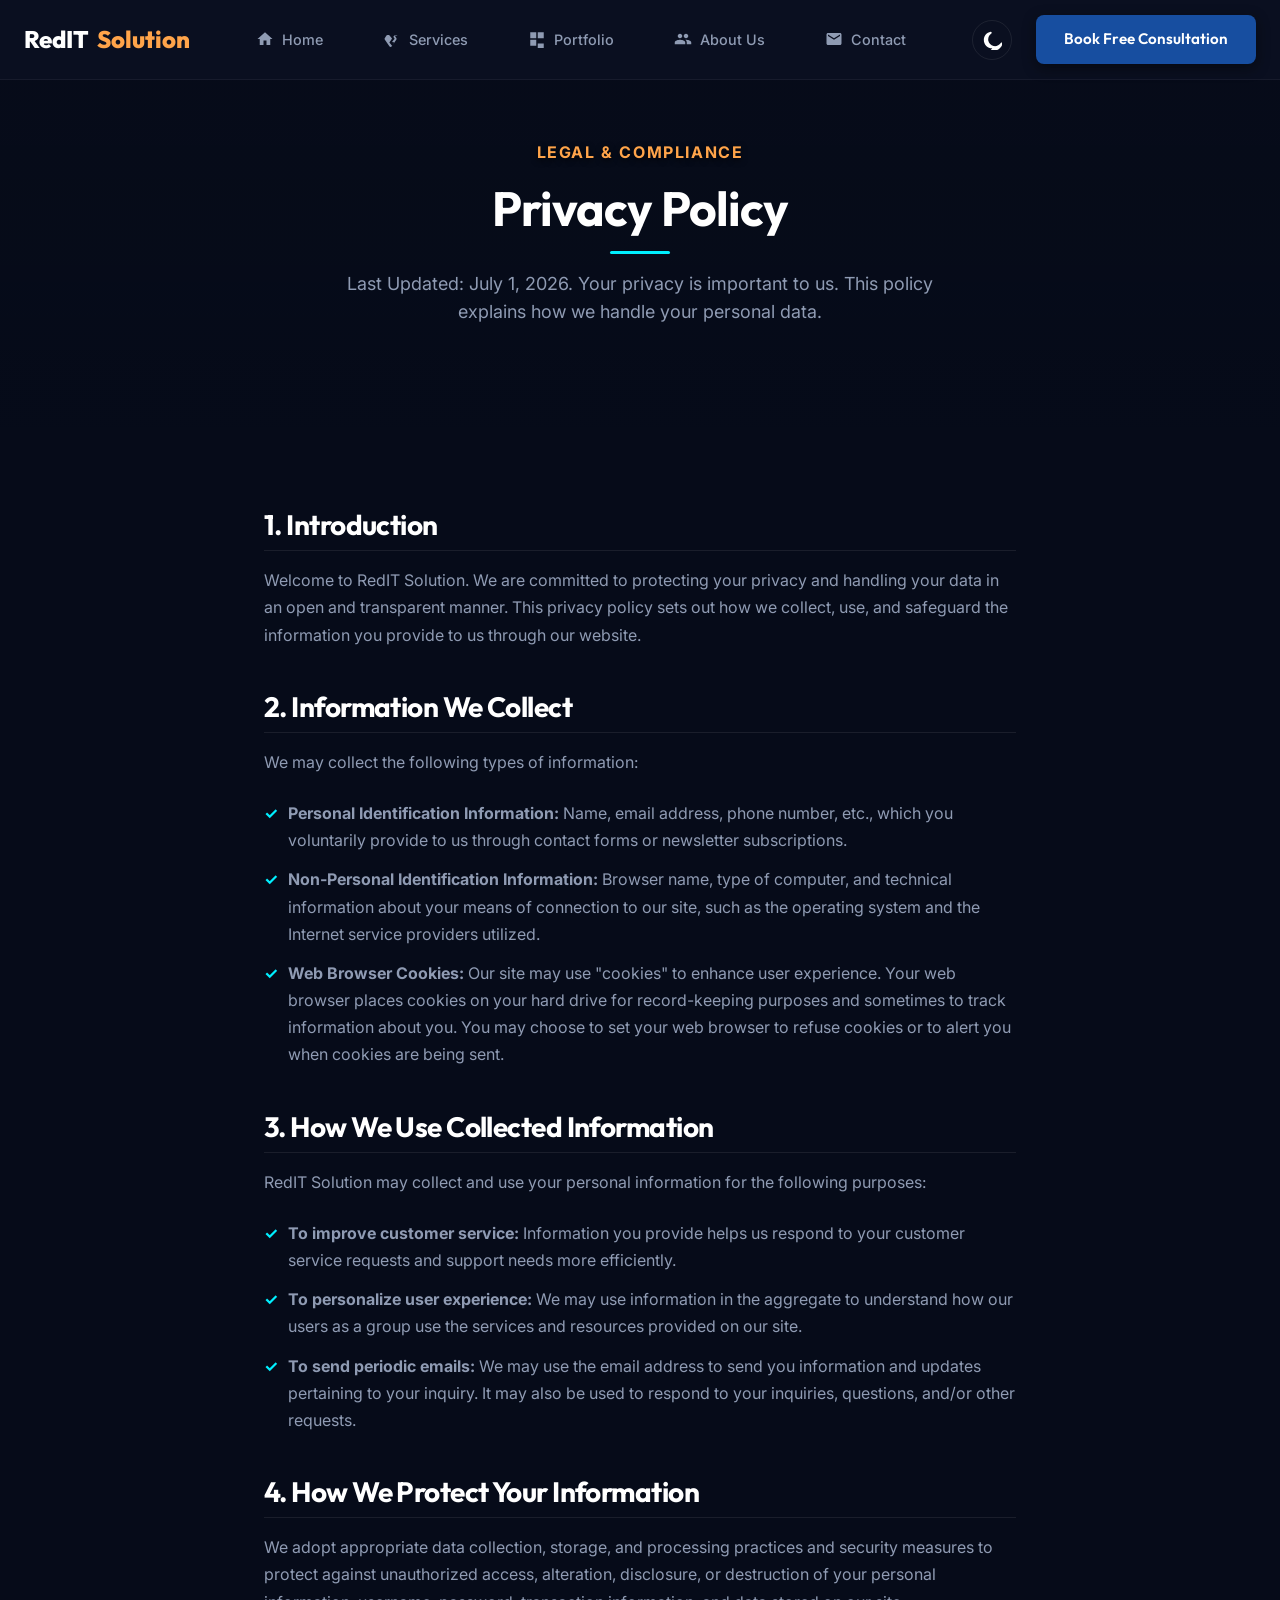
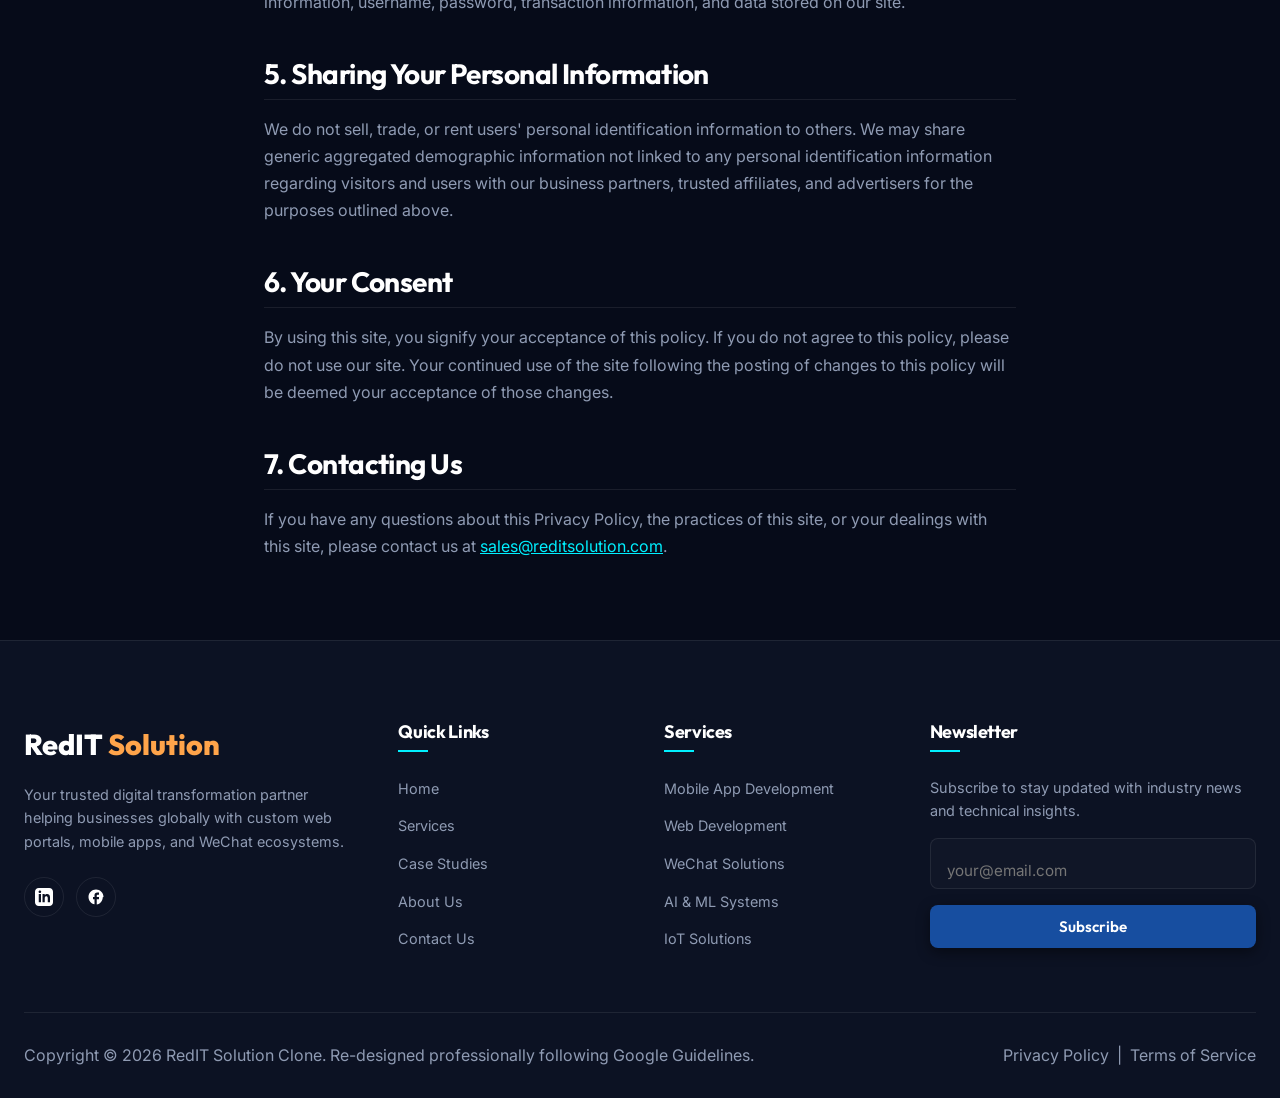
<file: website company/privacy-policy.html>
<!DOCTYPE html>
<html lang="en">
<head>
  <meta charset="UTF-8">
  <meta name="viewport" content="width=device-width, initial-scale=1.0">
  <meta name="description" content="Privacy Policy for RedIT Solution. Learn how we collect, use, and protect your data.">
  <title>Privacy Policy | RedIT Solution</title>
  <link rel="stylesheet" href="styles.css">
</head>
<body>

  <!-- Scroll Progress Bar -->
  <div class="scroll-progress-container">
    <div class="scroll-progress-bar" id="scroll-progress"></div>
  </div>

  <!-- Header Section -->
  <header class="header scrolled" id="main-header">
    <div class="container">
      <a href="index.html" class="logo" id="header-logo">
        RedIT<span> Solution</span>
      </a>
      
      <nav class="nav-menu" id="header-nav-menu">
        <a href="index.html" class="nav-link" id="nav-home">
          <svg viewBox="0 0 24 24" fill="currentColor"><path d="M10 20v-6h4v6h5v-8h3L12 3 2 12h3v8z"/></svg>
          <span>Home</span>
        </a>
        <a href="services.html" class="nav-link" id="nav-services">
          <svg viewBox="0 0 24 24" fill="currentColor"><path d="M19.4 7.3c-.3-.5-.8-.8-1.4-.8h-1.1c-.5 0-1 .2-1.4.6L12 11.3 8.5 7.1c-.4-.4-.9-.6-1.4-.6H6c-.6 0-1.1.3-1.4.8L2.3 11c-.3.5-.3 1.1 0 1.6l6.2 9.1c.4.5 1 .8 1.6.8s1.2-.3 1.6-.8l6.2-9.1c.3-.5.3-1.1 0-1.6l-2.3-3.7zm-3.9 9.2L12 21l-3.5-4.5 5.2-7.6 1.8 2.6-3.5 4.5z"/></svg>
          <span>Services</span>
        </a>
        <a href="portfolio.html" class="nav-link" id="nav-portfolio">
          <svg viewBox="0 0 24 24" fill="currentColor"><path d="M3 3h8v8H3zm10 0h8v8h-8zM3 13h8v8H3zm10 13h8v-8h-8z"/></svg>
          <span>Portfolio</span>
        </a>
        <a href="about.html" class="nav-link" id="nav-about">
          <svg viewBox="0 0 24 24" fill="currentColor"><path d="M16 11c1.66 0 2.99-1.34 2.99-3S17.66 5 16 5s-3 1.34-3 3 1.34 3 3 3zm-8 0c1.66 0 2.99-1.34 2.99-3S9.66 5 8 5 5 6.34 5 8s1.34 3 3 3zm0 2c-2.33 0-7 1.17-7 3.5V19h14v-2.5c0-2.33-4.67-3.5-7-3.5zm8 0c-.29 0-.62.02-.97.05 1.16.84 1.97 1.97 1.97 3.45V19h6v-2.5c0-2.33-4.67-3.5-7-3.5z"/></svg>
          <span>About Us</span>
        </a>
        <a href="contact.html" class="nav-link" id="nav-contact">
          <svg viewBox="0 0 24 24" fill="currentColor"><path d="M20 4H4c-1.1 0-1.99.9-1.99 2L2 18c0 1.1.9 2 2 2h16c1.1 0 2-.9 2-2V6c0-1.1-.9-2-2-2zm0 4l-8 5-8-5V6l8 5 8-5v2z"/></svg>
          <span>Contact</span>
        </a>
      </nav>

      <div class="header-actions">
        <button class="theme-toggle" id="theme-toggle-btn" aria-label="Toggle Theme">
          <svg class="moon-icon" viewBox="0 0 24 24">
            <path d="M12.3 22h-.1c-5.5 0-10-4.5-10-10 0-4.8 3.5-8.9 8.2-9.8.5-.1 1 .2 1.2.7.2.5 0 1.1-.4 1.4-2.8 1.9-4.3 5.3-3.6 8.7.6 3.1 3.1 5.6 6.2 6.2 3.4.7 6.8-.8 8.7-3.6.3-.4.9-.6 1.4-.4.5.2.8.7.7 1.2-.9 4.7-5 8.2-9.8 8.2-1.4 0-2.8-.2-4.2-.6z"/>
          </svg>
          <svg class="sun-icon" viewBox="0 0 24 24">
            <path d="M12 7c-2.76 0-5 2.24-5 5s2.24 5 5 5 5-2.24 5-5-2.24-5-5-5zM2 13h2c.55 0 1-.45 1-1s-.45-1-1-1H2c-.55 0-1 .45-1 1s.45 1 1 1zm18 0h2c.55 0 1-.45 1-1s-.45-1-1-1h-2c-.55 0-1 .45-1 1s.45 1 1 1zM11 2v2c0 .55.45 1 1 1s1-.45 1-1V2c0-.55-.45-1-1-1s-1 .45-1 1zm0 18v2c0 .55.45 1 1 1s1-.45 1-1v-2c0-.55-.45-1-1-1s-1 .45-1 1zM5.99 4.58c-.39-.39-1.03-.39-1.41 0s-.39 1.03 0 1.41l1.06 1.06c.39.39 1.03.39 1.41 0s.39-1.03 0-1.41L5.99 4.58zm12.37 12.37c-.39-.39-1.03-.39-1.41 0s-.39 1.03 0 1.41l1.06 1.06c.39.39 1.03.39 1.41 0s.39-1.03 0-1.41l-1.06-1.06zm1.06-12.37c-.39-.39-1.03-.39-1.41 0l-1.06 1.06c-.39.39-.39 1.03 0 1.41s1.03.39 1.41 0l1.06-1.06c.39-.38.39-1.02 0-1.41zm-12.37 12.37c-.39-.39-1.03-.39-1.41 0l-1.06 1.06c-.39.39-.39 1.03 0 1.41s1.03.39 1.41 0l1.06-1.06c.39-.38.39-1.02 0-1.41z"/>
          </svg>
        </button>
        <a href="contact.html" class="btn btn-primary" id="consultation-btn">Book Free Consultation</a>
        <button class="menu-toggle" id="mobile-menu-toggle" aria-label="Toggle Menu">
          <svg class="hamburger-icon" viewBox="0 0 24 24" fill="none" stroke="currentColor" stroke-width="2" stroke-linecap="round">
            <line x1="3" y1="12" x2="21" y2="12"></line><line x1="3" y1="6" x2="21" y2="6"></line><line x1="3" y1="18" x2="21" y2="18"></line>
          </svg>
          <svg class="close-icon" viewBox="0 0 24 24" fill="none" stroke="currentColor" stroke-width="2" stroke-linecap="round">
            <line x1="18" y1="6" x2="6" y2="18"></line><line x1="6" y1="6" x2="18" y2="18"></line>
          </svg>
        </button>
      </div>
    </div>
  </header>

  <!-- Page Title Section -->
  <section class="section page-header">
    <div class="container">
      <span class="section-subtitle">LEGAL & COMPLIANCE</span>
      <h1 class="section-title">Privacy Policy</h1>
      <p class="section-desc">Last Updated: July 1, 2026. Your privacy is important to us. This policy explains how we handle your personal data.</p>
    </div>
  </section>

  <!-- Privacy Policy Content -->
  <section class="section privacy-content">
    <div class="container">
      <h2>1. Introduction</h2>
      <p>Welcome to RedIT Solution. We are committed to protecting your privacy and handling your data in an open and transparent manner. This privacy policy sets out how we collect, use, and safeguard the information you provide to us through our website.</p>

      <h2>2. Information We Collect</h2>
      <p>We may collect the following types of information:</p>
      <ul>
        <li><strong>Personal Identification Information:</strong> Name, email address, phone number, etc., which you voluntarily provide to us through contact forms or newsletter subscriptions.</li>
        <li><strong>Non-Personal Identification Information:</strong> Browser name, type of computer, and technical information about your means of connection to our site, such as the operating system and the Internet service providers utilized.</li>
        <li><strong>Web Browser Cookies:</strong> Our site may use "cookies" to enhance user experience. Your web browser places cookies on your hard drive for record-keeping purposes and sometimes to track information about you. You may choose to set your web browser to refuse cookies or to alert you when cookies are being sent.</li>
      </ul>

      <h2>3. How We Use Collected Information</h2>
      <p>RedIT Solution may collect and use your personal information for the following purposes:</p>
      <ul>
        <li><strong>To improve customer service:</strong> Information you provide helps us respond to your customer service requests and support needs more efficiently.</li>
        <li><strong>To personalize user experience:</strong> We may use information in the aggregate to understand how our users as a group use the services and resources provided on our site.</li>
        <li><strong>To send periodic emails:</strong> We may use the email address to send you information and updates pertaining to your inquiry. It may also be used to respond to your inquiries, questions, and/or other requests.</li>
      </ul>

      <h2>4. How We Protect Your Information</h2>
      <p>We adopt appropriate data collection, storage, and processing practices and security measures to protect against unauthorized access, alteration, disclosure, or destruction of your personal information, username, password, transaction information, and data stored on our site.</p>

      <h2>5. Sharing Your Personal Information</h2>
      <p>We do not sell, trade, or rent users' personal identification information to others. We may share generic aggregated demographic information not linked to any personal identification information regarding visitors and users with our business partners, trusted affiliates, and advertisers for the purposes outlined above.</p>

      <h2>6. Your Consent</h2>
      <p>By using this site, you signify your acceptance of this policy. If you do not agree to this policy, please do not use our site. Your continued use of the site following the posting of changes to this policy will be deemed your acceptance of those changes.</p>

      <h2>7. Contacting Us</h2>
      <p>If you have any questions about this Privacy Policy, the practices of this site, or your dealings with this site, please contact us at <a href="mailto:sales@reditsolution.com">sales@reditsolution.com</a>.</p>
    </div>
  </section>

  <!-- Cookie Consent Banner -->
  <div id="cookie-consent-banner" class="cookie-banner" role="dialog" aria-labelledby="cookie-banner-title">
    <div class="cookie-banner-content">
      <h3 id="cookie-banner-title" class="cookie-banner-heading">Our Website Uses Cookies</h3>
      <p class="cookie-banner-text">We use cookies to improve your experience on our site. By continuing to use our site, you agree to our <a href="privacy-policy.html">cookie policy</a>.</p>
      <div class="cookie-banner-actions">
        <button id="cookie-accept-btn" class="btn btn-primary">Accept</button>
        <button id="cookie-decline-btn" class="btn btn-outline">Decline</button>
      </div>
    </div>
  </div>

  <!-- Footer Section -->
  <footer class="footer" id="main-footer">
    <div class="container">
      <div class="footer-grid">
        
        <div>
          <div class="footer-logo">
            RedIT<span> Solution</span>
          </div>
          <p class="footer-desc">Your trusted digital transformation partner helping businesses globally with custom web portals, mobile apps, and WeChat ecosystems.</p>
          <div class="footer-socials">
            <a href="#" class="social-link" aria-label="LinkedIn">
              <svg viewBox="0 0 24 24" fill="currentColor"><path d="M19 0h-14c-2.761 0-5 2.239-5 5v14c0 2.761 2.239 5 5 5h14c2.762 0 5-2.239 5-5v-14c0-2.761-2.238-5-5-5zm-11 19h-3v-11h3v11zm-1.5-12.268c-.966 0-1.75-.779-1.75-1.75s.784-1.75 1.75-1.75 1.75.779 1.75 1.75-.784 1.75-1.75 1.75zm13.5 12.268h-3v-5.604c0-3.368-4-3.113-4 0v5.604h-3v-11h3v1.765c1.396-2.586 7-2.777 7 2.476v6.759z"/></svg>
            </a>
            <a href="#" class="social-link" aria-label="Facebook">
              <svg viewBox="0 0 24 24" fill="currentColor"><path d="M22 12c0-5.52-4.48-10-10-10S2 6.48 2 12c0 4.84 3.44 8.87 8 9.8V15H8v-3h2V9.5C10 7.57 11.57 6 13.5 6H16v3h-2c-.55 0-1 .45-1 1v2h3v3h-3v6.95c4.56-.93 8-4.96 8-9.75z"/></svg>
            </a>
          </div>
        </div>

        <div>
          <h4 class="footer-title">Quick Links</h4>
          <ul class="footer-links">
            <li><a href="index.html">Home</a></li>
            <li><a href="services.html">Services</a></li>
            <li><a href="portfolio.html">Case Studies</a></li>
            <li><a href="about.html">About Us</a></li>
            <li><a href="contact.html">Contact Us</a></li>
          </ul>
        </div>

        <div>
          <h4 class="footer-title">Services</h4>
          <ul class="footer-links">
            <li><a href="services.html">Mobile App Development</a></li>
            <li><a href="services.html">Web Development</a></li>
            <li><a href="services.html">WeChat Solutions</a></li>
            <li><a href="services.html">AI &amp; ML Systems</a></li>
            <li><a href="services.html">IoT Solutions</a></li>
          </ul>
        </div>

        <div>
          <h4 class="footer-title">Newsletter</h4>
          <p class="footer-desc" style="margin-bottom: 16px;">Subscribe to stay updated with industry news and technical insights.</p>
          <form class="newsletter-form" id="newsletter-form-el">
            <input type="email" name="email" class="form-control" placeholder="your@email.com" required aria-label="Email for Newsletter">
            <button type="submit" class="btn btn-primary">Subscribe</button>
          </form>
        </div>

      </div>

      <div class="footer-bottom">
        <p>Copyright &copy; 2026 RedIT Solution Clone. Re-designed professionally following Google Guidelines.</p>
        <p><a href="privacy-policy.html">Privacy Policy</a> &nbsp;|&nbsp; <a href="terms-of-service.html">Terms of Service</a></p>
      </div>
    </div>
  </footer>

  <!-- Back to Top Button -->
  <button id="back-to-top-btn" class="back-to-top-btn" aria-label="Go to top of page" title="Go to top">
    <svg viewBox="0 0 24 24" fill="currentColor"><path d="M7.41 15.41L12 10.83l4.59 4.58L18 14l-6-6-6 6z"/></svg>
  </button>

  <script src="app.js"></script>
  <script>
    // Enhanced cookie banner script for auto-closing with animation
    document.addEventListener('DOMContentLoaded', () => {
      const banner = document.getElementById('cookie-consent-banner');
      if (!banner) return;
      let timer;
      const startTimer = () => {
        clearTimeout(timer);
        timer = setTimeout(() => banner.classList.add('hiding'), 10000); // Auto-hide after 10s
      };
      const observer = new MutationObserver(() => {
        if (banner.classList.contains('visible')) {
          startTimer();
          observer.disconnect();
        }
      });
      observer.observe(banner, { attributes: true, attributeFilter: ['class'] });
      ['cookie-accept-btn', 'cookie-decline-btn'].forEach(id => {
        const btn = document.getElementById(id);
        if (btn) btn.addEventListener('click', () => clearTimeout(timer));
      });
    });
  </script>
</body>
</html>
</file>
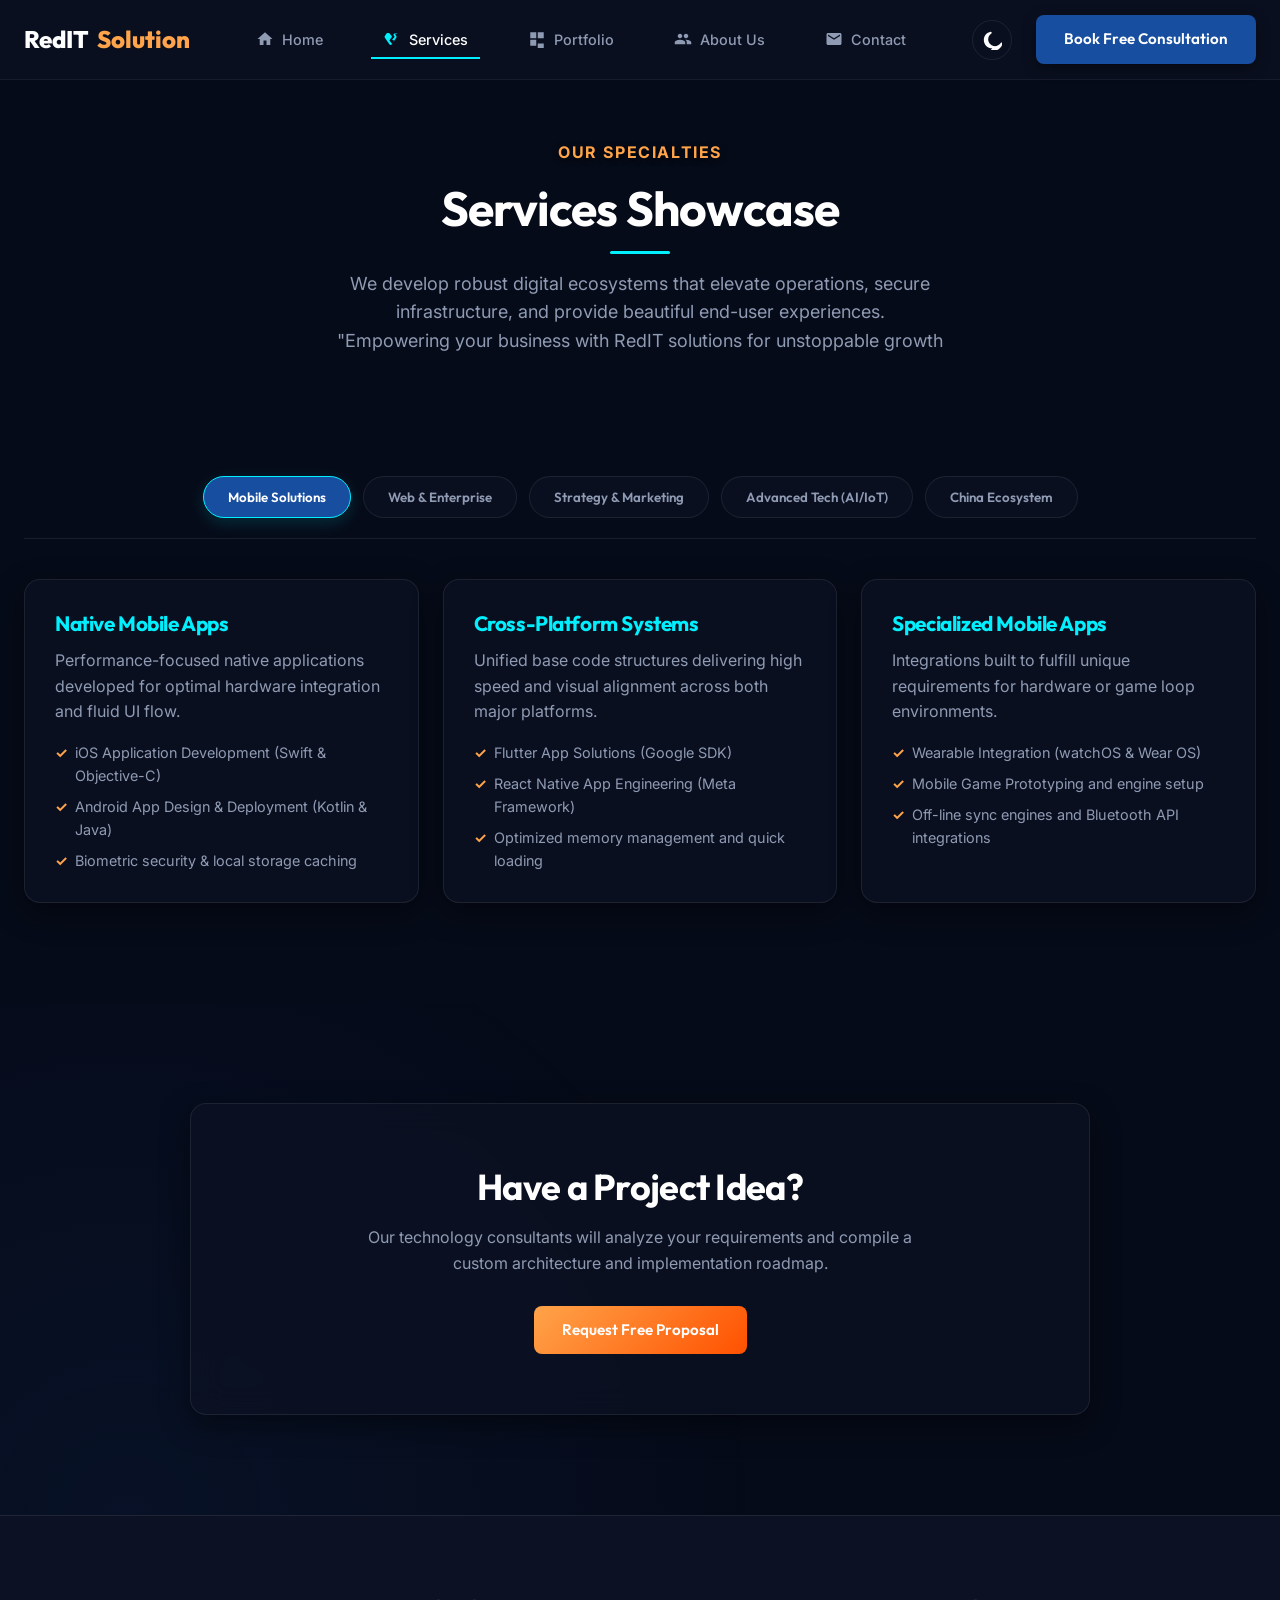
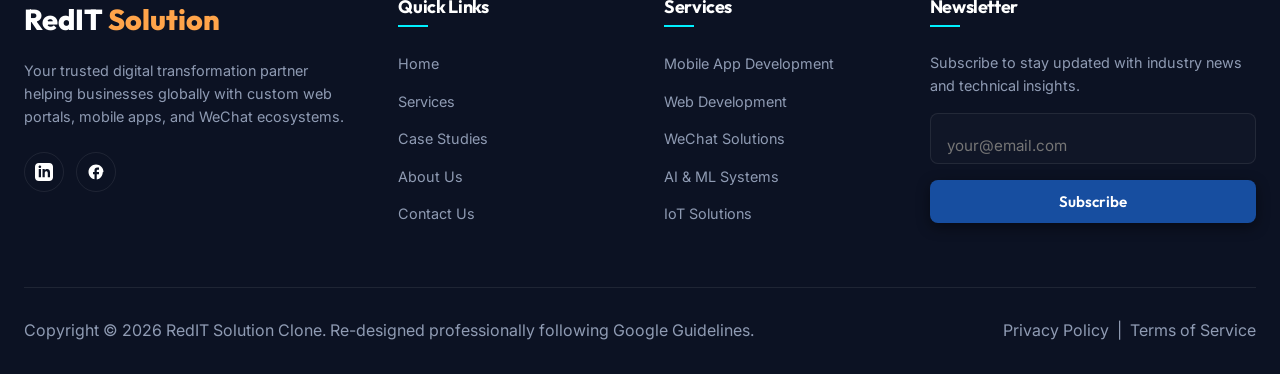
<file: website company/services.html>
<!DOCTYPE html>
<html lang="en">
<head>
  <meta charset="UTF-8">
  <meta name="viewport" content="width=device-width, initial-scale=1.0">  
  <meta name="description" content="Explore RedIT Solution's comprehensive services in custom software, mobile apps (iOS, Android, React Native, Flutter), web applications, AI/ML consulting, and WeChat Mini Programs.">
  <title>Our Services | RedIT Solution</title>
  <link rel="stylesheet" href="styles.css">
</head>
<body>

  <!-- Scroll Progress Bar -->
  <div class="scroll-progress-container">
    <div class="scroll-progress-bar" id="scroll-progress"></div>
  </div>

  <!-- Header Section -->
  <header class="header scrolled" id="main-header">
    <div class="container">
      <a href="index.html" class="logo" id="header-logo">
        RedIT<span> Solution</span>
      </a>
      
      <nav class="nav-menu" id="header-nav-menu">
        <a href="index.html" class="nav-link" id="nav-home">
          <svg viewBox="0 0 24 24" fill="currentColor"><path d="M10 20v-6h4v6h5v-8h3L12 3 2 12h3v8z"/></svg>
          <span>Home</span>
        </a>
        <a href="services.html" class="nav-link" id="nav-services">
          <svg viewBox="0 0 24 24" fill="currentColor"><path d="M19.4 7.3c-.3-.5-.8-.8-1.4-.8h-1.1c-.5 0-1 .2-1.4.6L12 11.3 8.5 7.1c-.4-.4-.9-.6-1.4-.6H6c-.6 0-1.1.3-1.4.8L2.3 11c-.3.5-.3 1.1 0 1.6l6.2 9.1c.4.5 1 .8 1.6.8s1.2-.3 1.6-.8l6.2-9.1c.3-.5.3-1.1 0-1.6l-2.3-3.7zm-3.9 9.2L12 21l-3.5-4.5 5.2-7.6 1.8 2.6-3.5 4.5z"/></svg>
          <span>Services</span>
        </a>
        <a href="portfolio.html" class="nav-link" id="nav-portfolio">
          <svg viewBox="0 0 24 24" fill="currentColor"><path d="M3 3h8v8H3zm10 0h8v8h-8zM3 13h8v8H3zm10 13h8v-8h-8z"/></svg>
          <span>Portfolio</span>
        </a>
        <a href="about.html" class="nav-link" id="nav-about">
          <svg viewBox="0 0 24 24" fill="currentColor"><path d="M16 11c1.66 0 2.99-1.34 2.99-3S17.66 5 16 5s-3 1.34-3 3 1.34 3 3 3zm-8 0c1.66 0 2.99-1.34 2.99-3S9.66 5 8 5 5 6.34 5 8s1.34 3 3 3zm0 2c-2.33 0-7 1.17-7 3.5V19h14v-2.5c0-2.33-4.67-3.5-7-3.5zm8 0c-.29 0-.62.02-.97.05 1.16.84 1.97 1.97 1.97 3.45V19h6v-2.5c0-2.33-4.67-3.5-7-3.5z"/></svg>
          <span>About Us</span>
        </a>
        <a href="contact.html" class="nav-link" id="nav-contact">
          <svg viewBox="0 0 24 24" fill="currentColor"><path d="M20 4H4c-1.1 0-1.99.9-1.99 2L2 18c0 1.1.9 2 2 2h16c1.1 0 2-.9 2-2V6c0-1.1-.9-2-2-2zm0 4l-8 5-8-5V6l8 5 8-5v2z"/></svg>
          <span>Contact</span>
        </a>
      </nav>

      <div class="header-actions">
        <button class="theme-toggle" id="theme-toggle-btn" aria-label="Toggle Theme">
          <svg class="moon-icon" viewBox="0 0 24 24">
            <path d="M12.3 22h-.1c-5.5 0-10-4.5-10-10 0-4.8 3.5-8.9 8.2-9.8.5-.1 1 .2 1.2.7.2.5 0 1.1-.4 1.4-2.8 1.9-4.3 5.3-3.6 8.7.6 3.1 3.1 5.6 6.2 6.2 3.4.7 6.8-.8 8.7-3.6.3-.4.9-.6 1.4-.4.5.2.8.7.7 1.2-.9 4.7-5 8.2-9.8 8.2-1.4 0-2.8-.2-4.2-.6z"/>
          </svg>
          <svg class="sun-icon" viewBox="0 0 24 24">
            <path d="M12 7c-2.76 0-5 2.24-5 5s2.24 5 5 5 5-2.24 5-5-2.24-5-5-5zM2 13h2c.55 0 1-.45 1-1s-.45-1-1-1H2c-.55 0-1 .45-1 1s.45 1 1 1zm18 0h2c.55 0 1-.45 1-1s-.45-1-1-1h-2c-.55 0-1 .45-1 1s.45 1 1 1zM11 2v2c0 .55.45 1 1 1s1-.45 1-1V2c0-.55-.45-1-1-1s-1 .45-1 1zm0 18v2c0 .55.45 1 1 1s1-.45 1-1v-2c0-.55-.45-1-1-1s-1 .45-1 1zM5.99 4.58c-.39-.39-1.03-.39-1.41 0s-.39 1.03 0 1.41l1.06 1.06c.39.39 1.03.39 1.41 0s.39-1.03 0-1.41L5.99 4.58zm12.37 12.37c-.39-.39-1.03-.39-1.41 0s-.39 1.03 0 1.41l1.06 1.06c.39.39 1.03.39 1.41 0s.39-1.03 0-1.41l-1.06-1.06zm1.06-12.37c-.39-.39-1.03-.39-1.41 0l-1.06 1.06c-.39.39-.39 1.03 0 1.41s1.03.39 1.41 0l1.06-1.06c.39-.38.39-1.02 0-1.41zm-12.37 12.37c-.39-.39-1.03-.39-1.41 0l-1.06 1.06c-.39.39-.39 1.03 0 1.41s1.03.39 1.41 0l1.06-1.06c.39-.38.39-1.02 0-1.41z"/>
          </svg>
        </button>
        <a href="contact.html" class="btn btn-primary" id="consultation-btn">Book Free Consultation</a>
        <button class="menu-toggle" id="mobile-menu-toggle" aria-label="Toggle Menu">
          <svg class="hamburger-icon" viewBox="0 0 24 24" fill="none" stroke="currentColor" stroke-width="2" stroke-linecap="round">
            <line x1="3" y1="12" x2="21" y2="12"></line><line x1="3" y1="6" x2="21" y2="6"></line><line x1="3" y1="18" x2="21" y2="18"></line>
          </svg>
          <svg class="close-icon" viewBox="0 0 24 24" fill="none" stroke="currentColor" stroke-width="2" stroke-linecap="round">
            <line x1="18" y1="6" x2="6" y2="18"></line><line x1="6" y1="6" x2="18" y2="18"></line>
          </svg>
        </button>
      </div>
    </div>
  </header>

  <!-- Page Title Section -->
  <section class="section page-header">
    <div class="container">
      <span class="section-subtitle">OUR SPECIALTIES</span>
      <h1 class="section-title">Services Showcase</h1>
      <p class="section-desc">We develop robust digital ecosystems that elevate operations, secure infrastructure, and provide beautiful end-user experiences.</p>
      <p class="section-desc">"Empowering your business with RedIT solutions for unstoppable growth</p>
    </div>
  </section>

  <!-- Services Dashboard Tabs -->
  <section class="section" id="services-tabs" style="padding-top: 20px;">
    <div class="container">
      <div class="services-tabs-container">
        
        <!-- Tabs Navigation -->
        <div class="services-tabs-nav">
          <button class="service-tab-btn active" data-target="panel-mobile">Mobile Solutions</button>
          <button class="service-tab-btn" data-target="panel-web">Web &amp; Enterprise</button>          
          <button class="service-tab-btn" data-target="panel-strategy">Strategy &amp; Marketing</button>
          <button class="service-tab-btn" data-target="panel-tech">Advanced Tech (AI/IoT)</button>
          <button class="service-tab-btn" data-target="panel-china">China Ecosystem</button>          
        </div>

        <!-- Panel 1: Mobile Solutions -->
        <div class="service-panel active" id="panel-mobile">
          <div class="service-details-grid">
            <div class="glass-card service-detail-card">
              <h4>Native Mobile Apps</h4>
              <p>Performance-focused native applications developed for optimal hardware integration and fluid UI flow.</p>
              <ul>
                <li>iOS Application Development (Swift &amp; Objective-C)</li>
                <li>Android App Design &amp; Deployment (Kotlin &amp; Java)</li>
                <li>Biometric security &amp; local storage caching</li>
              </ul>
            </div>
            <div class="glass-card service-detail-card">
              <h4>Cross-Platform Systems</h4>
              <p>Unified base code structures delivering high speed and visual alignment across both major platforms.</p>
              <ul>
                <li>Flutter App Solutions (Google SDK)</li>
                <li>React Native App Engineering (Meta Framework)</li>
                <li>Optimized memory management and quick loading</li>
              </ul>
            </div>
            <div class="glass-card service-detail-card">
              <h4>Specialized Mobile Apps</h4>
              <p>Integrations built to fulfill unique requirements for hardware or game loop environments.</p>
              <ul>
                <li>Wearable Integration (watchOS &amp; Wear OS)</li>
                <li>Mobile Game Prototyping and engine setup</li>
                <li>Off-line sync engines and Bluetooth API integrations</li>
              </ul>
            </div>
          </div>
        </div>

        <!-- Panel 2: Web & Enterprise -->
        <div class="service-panel" id="panel-web">
          <div class="service-details-grid">
            <div class="glass-card service-detail-card">
              <h4>Enterprise Web Apps</h4>
              <p>Complex browser systems built with highly responsive components and high-availability database connections.</p>
              <ul>
                <li>Single Page App Architecture (React/Vue/Angular equivalents)</li>
                <li>SaaS Dashboard development with multi-tenant controls</li>
                <li>Role-based access security and corporate single-sign-on</li>
              </ul>
            </div>
            <div class="glass-card service-detail-card">
              <h4>E-Commerce &amp; Portals</h4>
              <p>Transaction systems with robust payment integrations, responsive inventories, and search options.</p>
              <ul>
                <li>Custom shopping carts and checkouts</li>
                <li>Secure payment gateway API links (Stripe, WeChat Pay, Alipay)</li>
                <li>Dynamic product recommendation filters</li>
              </ul>
            </div>
            <div class="glass-card service-detail-card">
              <h4>Legacy Modernization</h4>
              <p>Updating monolithic systems to fast, scalable container structures without disrupting production service.</p>
              <ul>
                <li>Monolith decomposition to secure APIs</li>
                <li>Database migrations and table normalization</li>
                <li>Fast cloud delivery pipeline installations</li>
              </ul>
            </div>
          </div>
        </div>

        <!-- Panel: Strategy & Marketing -->
        <div class="service-panel" id="panel-strategy">
          <div class="service-details-grid">
            <div class="glass-card service-detail-card">
              <h4>Business Development &amp; Growth Strategy</h4>
              <p>We partner with you to define requirements, streamline processes, and build a strategic roadmap for sustainable business growth and future expansion.</p>
              <ul>
                <li>Market Opportunity Analysis</li>
                <li>Product &amp; Feature Roadmapping</li>
                <li>Go-to-Market Strategy</li>
              </ul>
            </div>
            <div class="glass-card service-detail-card">
              <h4>Web SEO &amp; Ad Marketing Expertise</h4>
              <p>Enhance your online presence with data-driven search engine optimization and targeted ad campaigns that deliver measurable ROI.</p>
              <ul>
                <li>Technical SEO Audits &amp; On-Page Optimization</li>
                <li>PPC Campaign Management (Google Ads, Social Media)</li>
                <li>Conversion Rate Optimization (CRO)</li>
              </ul>
            </div>
            <div class="glass-card service-detail-card">
              <h4>Marketing &amp; Branding Strategy</h4>
              <p>Build a strong brand identity and connect with your target audience through comprehensive, multi-channel marketing strategies.</p>
              <ul>
                <li>Brand Identity &amp; Messaging Development</li>
                <li>Content Marketing &amp; Social Media Management</li>
                <li>Email Marketing Automation</li>
              </ul>
            </div>
          </div>
        </div>

        <!-- Panel 3: Advanced Tech (AI/IoT) -->
        <div class="service-panel" id="panel-tech">
          <div class="service-details-grid">
            <div class="glass-card service-detail-card">
              <h4>AI Solutions &amp; Custom Agents</h4>
              <p>Leveraging deep learning and generative models to build custom AI agents that extract insights and automate complex business workflows.</p>
              <ul>
                <li>Custom AI Agent Development &amp; Integration</li>
                <li>Natural Language Processing and customized chatbots</li>
                <li>Predictive sales analysis and data pattern visualization</li>
              </ul>
            </div>
            <div class="glass-card service-detail-card">
              <h4>Internet of Things (IoT)</h4>
              <p>Linking physical hardware sensors to cloud backends for real-time visualization and remote control.</p>
              <ul>
                <li>Custom IoT firmware communication (MQTT, HTTP, WebSockets)</li>
                <li>Real-time sensor dashboards and anomaly notifications</li>
                <li>Wearable health tracking interfaces</li>
              </ul>
            </div>
            <div class="glass-card service-detail-card">
              <h4>Extended Reality (AR/VR/MR)</h4>
              <p>Constructing interactive 3D virtual spaces and augmented overlays for training or marketing showcases.</p>
              <ul>
                <li>Augmented Reality (AR) mobile filter products</li>
                <li>Virtual Reality (VR) simulation environments</li>
                <li>Metaverse product placement and 3D modeling</li>
              </ul>
            </div>
          </div>
        </div>

        <!-- Panel 4: China Ecosystem -->
        <div class="service-panel" id="panel-china">
          <div class="service-details-grid">
            <div class="glass-card service-detail-card">
              <h4>WeChat Mini Programs</h4>
              <p>Fast, lightweight applications residing directly inside the WeChat platform. Ideal for targeting users in China.</p>
              <ul>
                <li>Bilingual WeChat Mini Program development</li>
                <li>WeChat official account setups and menu design</li>
                <li>Custom WeChat Pay API integration</li>
              </ul>
            </div>
            <div class="glass-card service-detail-card">
              <h4>China Digital Marketing</h4>
              <p>Consulting and design strategies optimized for success within the distinct Chinese digital and search landscape.</p>
              <ul>
                <li>Baidu SEO optimization and placement consulting</li>
                <li>Social marketing on WeChat, RED (Xiaohongshu), and Douyin</li>
                <li>ICP filing guidance and local cloud hosting setup</li>
              </ul>
            </div>
            <div class="glass-card service-detail-card">
              <h4>Local Cloud Adaptations</h4>
              <p>Remapping web assets to load instantly within the Great Firewall, resolving dependency speed blocks.</p>
              <ul>
                <li>Aliyun (Alibaba Cloud) hosting setup and server configurations</li>
                <li>Local CDN setups to bypass latency bottlenecks</li>
                <li>Removing blocked resources (like standard Google API scripts)</li>
              </ul>
            </div>
          </div>
        </div>

      </div>
    </div>
  </section>

  <!-- CTA Section -->
  <section class="section" style="background: radial-gradient(circle at 10% 100%, rgba(23, 78, 160, 0.1) 0%, transparent 50%); text-align: center;">
    <div class="container">
      <div class="glass-card" style="max-width: 900px; margin: 0 auto; padding: 60px;">
        <h2 style="font-size: 2.25rem; margin-bottom: 16px;">Have a Project Idea?</h2>
        <p style="margin-bottom: 30px; max-width: 600px; margin-left: auto; margin-right: auto;">Our technology consultants will analyze your requirements and compile a custom architecture and implementation roadmap.</p>
        <a href="contact.html" class="btn btn-accent">Request Free Proposal</a>
      </div>
    </div>
  </section>

  <!-- Cookie Consent Banner -->
  <div id="cookie-consent-banner" class="cookie-banner" role="dialog" aria-labelledby="cookie-banner-title">
    <div class="cookie-banner-content">
      <h3 id="cookie-banner-title" class="cookie-banner-heading">Our Website Uses Cookies</h3>
      <p class="cookie-banner-text">We use cookies to improve your experience on our site. By continuing to use our site, you agree to our <a href="privacy-policy.html">cookie policy</a>.</p>
      <div class="cookie-banner-actions">
        <button id="cookie-accept-btn" class="btn btn-primary">Accept</button>
        <button id="cookie-decline-btn" class="btn btn-outline">Decline</button>
      </div>
    </div>
  </div>

  <!-- Footer Section -->
  <footer class="footer" id="main-footer">
    <div class="container">
      <div class="footer-grid">

        <div>
          <div class="footer-logo">
            RedIT<span> Solution</span>
          </div>
          <p class="footer-desc">Your trusted digital transformation partner helping businesses globally with custom web portals, mobile apps, and WeChat ecosystems.</p>
          <div class="footer-socials">
            <a href="#" class="social-link" aria-label="LinkedIn">
              <svg viewBox="0 0 24 24" fill="currentColor"><path d="M19 0h-14c-2.761 0-5 2.239-5 5v14c0 2.761 2.239 5 5 5h14c2.762 0 5-2.239 5-5v-14c0-2.761-2.238-5-5-5zm-11 19h-3v-11h3v11zm-1.5-12.268c-.966 0-1.75-.779-1.75-1.75s.784-1.75 1.75-1.75 1.75.779 1.75 1.75-.784 1.75-1.75 1.75zm13.5 12.268h-3v-5.604c0-3.368-4-3.113-4 0v5.604h-3v-11h3v1.765c1.396-2.586 7-2.777 7 2.476v6.759z"/></svg>
            </a>
            <a href="#" class="social-link" aria-label="Facebook">
              <svg viewBox="0 0 24 24" fill="currentColor"><path d="M22 12c0-5.52-4.48-10-10-10S2 6.48 2 12c0 4.84 3.44 8.87 8 9.8V15H8v-3h2V9.5C10 7.57 11.57 6 13.5 6H16v3h-2c-.55 0-1 .45-1 1v2h3v3h-3v6.95c4.56-.93 8-4.96 8-9.75z"/></svg>
            </a>
          </div>
        </div>

        <div>
          <h4 class="footer-title">Quick Links</h4>
          <ul class="footer-links">
            <li><a href="index.html">Home</a></li>
            <li><a href="services.html">Services</a></li>
            <li><a href="portfolio.html">Case Studies</a></li>
            <li><a href="about.html">About Us</a></li>
            <li><a href="contact.html">Contact Us</a></li>
          </ul>
        </div>

        <div>
          <h4 class="footer-title">Services</h4>
          <ul class="footer-links">
            <li><a href="services.html">Mobile App Development</a></li>
            <li><a href="services.html">Web Development</a></li>
            <li><a href="services.html">WeChat Solutions</a></li>
            <li><a href="services.html">AI &amp; ML Systems</a></li>
            <li><a href="services.html">IoT Solutions</a></li>
          </ul>
        </div>

        <div>
          <h4 class="footer-title">Newsletter</h4>
          <p class="footer-desc" style="margin-bottom: 16px;">Subscribe to stay updated with industry news and technical insights.</p>
          <form class="newsletter-form" id="newsletter-form-el">
            <input type="email" class="form-control" placeholder="your@email.com" required aria-label="Email for Newsletter">
            <button type="submit" class="btn btn-primary">Subscribe</button>
          </form>
        </div>

      </div>

      <div class="footer-bottom">
        <p>Copyright &copy; 2026 RedIT Solution Clone. Re-designed professionally following Google Guidelines.</p>
        <p><a href="privacy-policy.html">Privacy Policy</a> &nbsp;|&nbsp; <a href="terms-of-service.html">Terms of Service</a></p>
      </div>
    </div>
  </footer>

  <!-- Back to Top Button -->
  <button id="back-to-top-btn" class="back-to-top-btn" aria-label="Go to top of page" title="Go to top">
    <svg viewBox="0 0 24 24" fill="currentColor"><path d="M7.41 15.41L12 10.83l4.59 4.58L18 14l-6-6-6 6z"/></svg>
  </button>

  <!-- WhatsApp Floating Button -->
  <a href="https://wa.me/919831044315?text=Hello%20RedIT%20Solution%2C%20I%20am%20interested%20in%20your%20services." class="whatsapp-float" target="_blank" rel="noopener noreferrer" aria-label="Contact us on WhatsApp">
    <svg viewBox="0 0 24 24">
      <path d="M12.01 2.01c-5.51 0-9.99 4.48-9.99 9.99 0 1.96.53 3.82 1.48 5.41l-1.5 5.47 5.56-1.46c1.55.89 3.33 1.4 5.2 1.4 5.51 0 9.99-4.48 9.99-9.99 0-5.51-4.48-9.99-9.99-9.99zm5.55 14.48c-.26.74-1.51 1.43-2.11 1.5-.59.08-1.34.22-3.83-1.02-3.04-1.52-5-4.66-5.15-4.87-.15-.2-1.23-1.63-1.23-3.11 0-1.48.77-2.22 1.05-2.52.27-.3.59-.37.79-.37.2 0 .4 0 .57.01.21.01.49-.07.76.54.29.65 1 2.45 1.09 2.64.09.2.15.44.02.73-.13.3-.2.49-.4.73-.2.24-.42.53-.59.7-.2.2-.42.42-.19.82.23.4.99 1.64 2.11 2.64 1.44 1.29 2.66 1.69 3.06 1.89.4.2.64.17.89-.1.25-.27 1.07-1.26 1.35-1.69.28-.43.56-.36.93-.23.38.13 2.37 1.12 2.77 1.32.4.2.66.3.76.47.1.17.1.98-.16 1.72z"/>
    </svg>
  </a>

  <script src="app.js"></script>
  <script>
    // Enhanced cookie banner script for auto-closing with animation
    document.addEventListener('DOMContentLoaded', () => {
      const banner = document.getElementById('cookie-consent-banner');
      if (!banner) return;
      let timer;
      const startTimer = () => {
        clearTimeout(timer);
        timer = setTimeout(() => banner.classList.add('hiding'), 10000); // Auto-hide after 10s
      };
      const observer = new MutationObserver(() => {
        if (banner.classList.contains('visible')) {
          startTimer();
          observer.disconnect();
        }
      });
      observer.observe(banner, { attributes: true, attributeFilter: ['class'] });
      ['cookie-accept-btn', 'cookie-decline-btn'].forEach(id => {
        const btn = document.getElementById(id);
        if (btn) btn.addEventListener('click', () => clearTimeout(timer));
      });
    });
  </script>
  <script>
    // Local script to ensure service tabs trigger immediately
    document.addEventListener('DOMContentLoaded', () => {
      const tabs = document.querySelectorAll('.service-tab-btn');
      const panels = document.querySelectorAll('.service-panel');
      
      tabs.forEach(tab => {
        tab.addEventListener('click', () => {
          tabs.forEach(t => t.classList.remove('active'));
          panels.forEach(p => p.classList.remove('active'));

          tab.classList.add('active');
          const targetId = tab.getAttribute('data-target');
          const targetPanel = document.getElementById(targetId);
          if (targetPanel) {
            targetPanel.classList.add('active');
          }
        });
      });
    });
  </script>
</body>
</html>
</file>
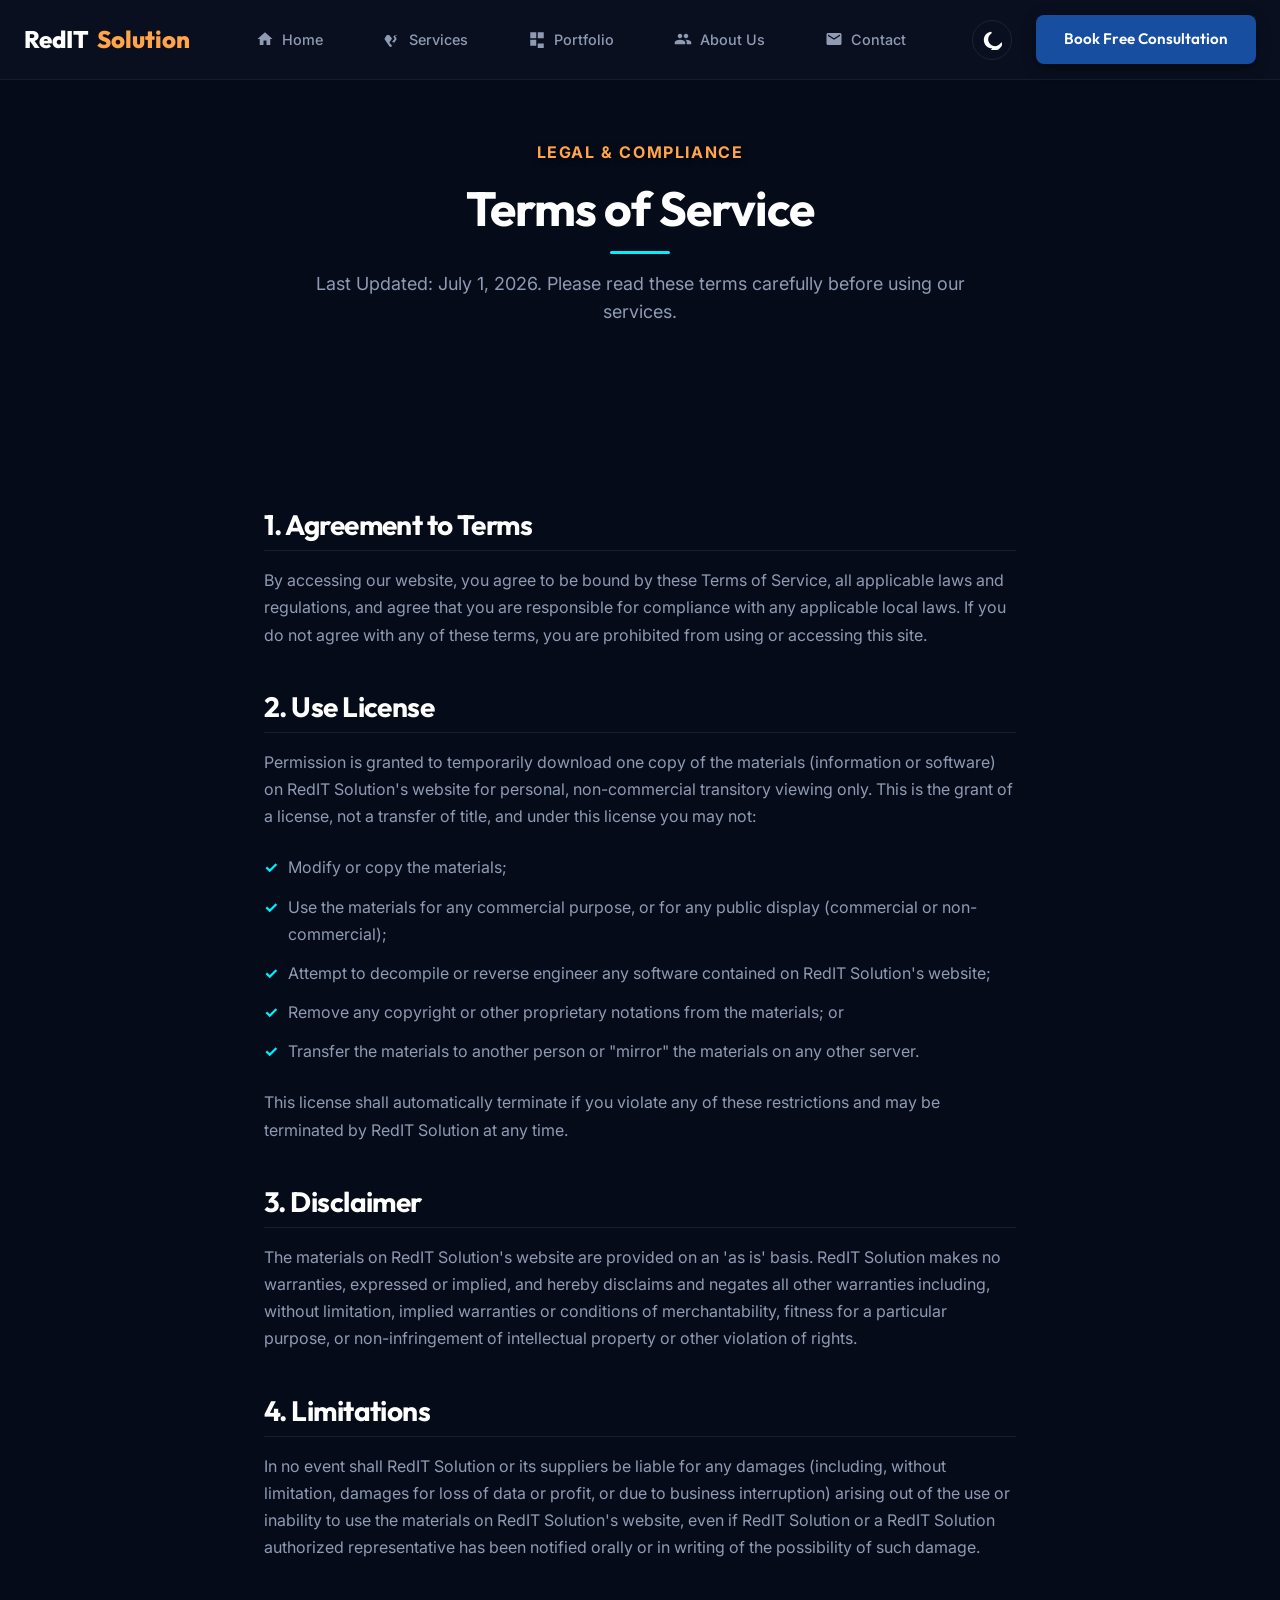
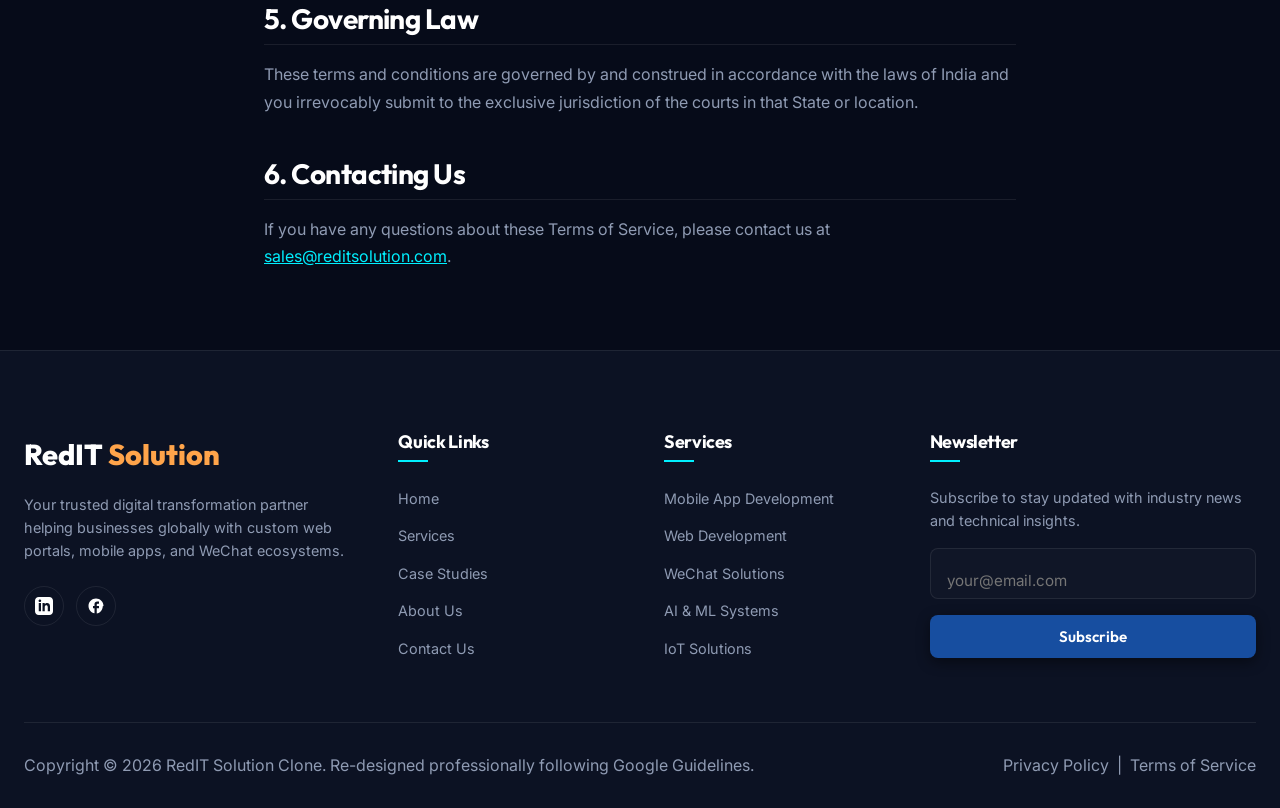
<file: website company/terms-of-service.html>
<!DOCTYPE html>
<html lang="en">
<head>
  <meta charset="UTF-8">
  <meta name="viewport" content="width=device-width, initial-scale=1.0">
  <meta name="description" content="Terms of Service for RedIT Solution. Understand the terms and conditions for using our website and services.">
  <title>Terms of Service | RedIT Solution</title>
  <link rel="stylesheet" href="styles.css">
</head>
<body>

  <!-- Scroll Progress Bar -->
  <div class="scroll-progress-container">
    <div class="scroll-progress-bar" id="scroll-progress"></div>
  </div>

  <!-- Header Section -->
  <header class="header scrolled" id="main-header">
    <div class="container">
      <a href="index.html" class="logo" id="header-logo">
        RedIT<span> Solution</span>
      </a>
      
      <nav class="nav-menu" id="header-nav-menu">
        <a href="index.html" class="nav-link" id="nav-home">
          <svg viewBox="0 0 24 24" fill="currentColor"><path d="M10 20v-6h4v6h5v-8h3L12 3 2 12h3v8z"/></svg>
          <span>Home</span>
        </a>
        <a href="services.html" class="nav-link" id="nav-services">
          <svg viewBox="0 0 24 24" fill="currentColor"><path d="M19.4 7.3c-.3-.5-.8-.8-1.4-.8h-1.1c-.5 0-1 .2-1.4.6L12 11.3 8.5 7.1c-.4-.4-.9-.6-1.4-.6H6c-.6 0-1.1.3-1.4.8L2.3 11c-.3.5-.3 1.1 0 1.6l6.2 9.1c.4.5 1 .8 1.6.8s1.2-.3 1.6-.8l6.2-9.1c.3-.5.3-1.1 0-1.6l-2.3-3.7zm-3.9 9.2L12 21l-3.5-4.5 5.2-7.6 1.8 2.6-3.5 4.5z"/></svg>
          <span>Services</span>
        </a>
        <a href="portfolio.html" class="nav-link" id="nav-portfolio">
          <svg viewBox="0 0 24 24" fill="currentColor"><path d="M3 3h8v8H3zm10 0h8v8h-8zM3 13h8v8H3zm10 13h8v-8h-8z"/></svg>
          <span>Portfolio</span>
        </a>
        <a href="about.html" class="nav-link" id="nav-about">
          <svg viewBox="0 0 24 24" fill="currentColor"><path d="M16 11c1.66 0 2.99-1.34 2.99-3S17.66 5 16 5s-3 1.34-3 3 1.34 3 3 3zm-8 0c1.66 0 2.99-1.34 2.99-3S9.66 5 8 5 5 6.34 5 8s1.34 3 3 3zm0 2c-2.33 0-7 1.17-7 3.5V19h14v-2.5c0-2.33-4.67-3.5-7-3.5zm8 0c-.29 0-.62.02-.97.05 1.16.84 1.97 1.97 1.97 3.45V19h6v-2.5c0-2.33-4.67-3.5-7-3.5z"/></svg>
          <span>About Us</span>
        </a>
        <a href="contact.html" class="nav-link" id="nav-contact">
          <svg viewBox="0 0 24 24" fill="currentColor"><path d="M20 4H4c-1.1 0-1.99.9-1.99 2L2 18c0 1.1.9 2 2 2h16c1.1 0 2-.9 2-2V6c0-1.1-.9-2-2-2zm0 4l-8 5-8-5V6l8 5 8-5v2z"/></svg>
          <span>Contact</span>
        </a>
      </nav>

      <div class="header-actions">
        <button class="theme-toggle" id="theme-toggle-btn" aria-label="Toggle Theme">
          <svg class="moon-icon" viewBox="0 0 24 24"><path d="M12.3 22h-.1c-5.5 0-10-4.5-10-10 0-4.8 3.5-8.9 8.2-9.8.5-.1 1 .2 1.2.7.2.5 0 1.1-.4 1.4-2.8 1.9-4.3 5.3-3.6 8.7.6 3.1 3.1 5.6 6.2 6.2 3.4.7 6.8-.8 8.7-3.6.3-.4.9-.6 1.4-.4.5.2.8.7.7 1.2-.9 4.7-5 8.2-9.8 8.2-1.4 0-2.8-.2-4.2-.6z"/></svg>
          <svg class="sun-icon" viewBox="0 0 24 24"><path d="M12 7c-2.76 0-5 2.24-5 5s2.24 5 5 5 5-2.24 5-5-2.24-5-5-5zM2 13h2c.55 0 1-.45 1-1s-.45-1-1-1H2c-.55 0-1 .45-1 1s.45 1 1 1zm18 0h2c.55 0 1-.45 1-1s-.45-1-1-1h-2c-.55 0-1 .45-1 1s.45 1 1 1zM11 2v2c0 .55.45 1 1 1s1-.45 1-1V2c0-.55-.45-1-1-1s-1 .45-1 1zm0 18v2c0 .55.45 1 1 1s1-.45 1-1v-2c0-.55-.45-1-1-1s-1 .45-1 1zM5.99 4.58c-.39-.39-1.03-.39-1.41 0s-.39 1.03 0 1.41l1.06 1.06c.39.39 1.03.39 1.41 0s.39-1.03 0-1.41L5.99 4.58zm12.37 12.37c-.39-.39-1.03-.39-1.41 0s-.39 1.03 0 1.41l1.06 1.06c.39.39 1.03.39 1.41 0s.39-1.03 0-1.41l-1.06-1.06zm1.06-12.37c-.39-.39-1.03-.39-1.41 0l-1.06 1.06c-.39.39-.39 1.03 0 1.41s1.03.39 1.41 0l1.06-1.06c.39-.38.39-1.02 0-1.41zm-12.37 12.37c-.39-.39-1.03-.39-1.41 0l-1.06 1.06c-.39.39-.39 1.03 0 1.41s1.03.39 1.41 0l1.06-1.06c.39-.38.39-1.02 0-1.41z"/></svg>
        </button>
        <a href="contact.html" class="btn btn-primary" id="consultation-btn">Book Free Consultation</a>
        <button class="menu-toggle" id="mobile-menu-toggle" aria-label="Toggle Menu">
          <svg class="hamburger-icon" viewBox="0 0 24 24" fill="none" stroke="currentColor" stroke-width="2" stroke-linecap="round">
            <line x1="3" y1="12" x2="21" y2="12"></line><line x1="3" y1="6" x2="21" y2="6"></line><line x1="3" y1="18" x2="21" y2="18"></line>
          </svg>
          <svg class="close-icon" viewBox="0 0 24 24" fill="none" stroke="currentColor" stroke-width="2" stroke-linecap="round">
            <line x1="18" y1="6" x2="6" y2="18"></line><line x1="6" y1="6" x2="18" y2="18"></line>
          </svg>
        </button>
      </div>
    </div>
  </header>

  <!-- Page Title Section -->
  <section class="section page-header">
    <div class="container">
      <span class="section-subtitle">LEGAL & COMPLIANCE</span>
      <h1 class="section-title">Terms of Service</h1>
      <p class="section-desc">Last Updated: July 1, 2026. Please read these terms carefully before using our services.</p>
    </div>
  </section>

  <!-- Terms of Service Content -->
  <section class="section privacy-content">
    <div class="container">
      <h2>1. Agreement to Terms</h2>
      <p>By accessing our website, you agree to be bound by these Terms of Service, all applicable laws and regulations, and agree that you are responsible for compliance with any applicable local laws. If you do not agree with any of these terms, you are prohibited from using or accessing this site.</p>

      <h2>2. Use License</h2>
      <p>Permission is granted to temporarily download one copy of the materials (information or software) on RedIT Solution's website for personal, non-commercial transitory viewing only. This is the grant of a license, not a transfer of title, and under this license you may not:</p>
      <ul>
        <li>Modify or copy the materials;</li>
        <li>Use the materials for any commercial purpose, or for any public display (commercial or non-commercial);</li>
        <li>Attempt to decompile or reverse engineer any software contained on RedIT Solution's website;</li>
        <li>Remove any copyright or other proprietary notations from the materials; or</li>
        <li>Transfer the materials to another person or "mirror" the materials on any other server.</li>
      </ul>
      <p>This license shall automatically terminate if you violate any of these restrictions and may be terminated by RedIT Solution at any time.</p>

      <h2>3. Disclaimer</h2>
      <p>The materials on RedIT Solution's website are provided on an 'as is' basis. RedIT Solution makes no warranties, expressed or implied, and hereby disclaims and negates all other warranties including, without limitation, implied warranties or conditions of merchantability, fitness for a particular purpose, or non-infringement of intellectual property or other violation of rights.</p>

      <h2>4. Limitations</h2>
      <p>In no event shall RedIT Solution or its suppliers be liable for any damages (including, without limitation, damages for loss of data or profit, or due to business interruption) arising out of the use or inability to use the materials on RedIT Solution's website, even if RedIT Solution or a RedIT Solution authorized representative has been notified orally or in writing of the possibility of such damage.</p>

      <h2>5. Governing Law</h2>
      <p>These terms and conditions are governed by and construed in accordance with the laws of India and you irrevocably submit to the exclusive jurisdiction of the courts in that State or location.</p>

      <h2>6. Contacting Us</h2>
      <p>If you have any questions about these Terms of Service, please contact us at <a href="mailto:sales@reditsolution.com">sales@reditsolution.com</a>.</p>
    </div>
  </section>

  <!-- Cookie Consent Banner -->
  <div id="cookie-consent-banner" class="cookie-banner" role="dialog" aria-labelledby="cookie-banner-title">
    <div class="cookie-banner-content">
      <h3 id="cookie-banner-title" class="cookie-banner-heading">Our Website Uses Cookies</h3>
      <p class="cookie-banner-text">We use cookies to improve your experience on our site. By continuing to use our site, you agree to our <a href="privacy-policy.html">cookie policy</a>.</p>
      <div class="cookie-banner-actions">
        <button id="cookie-accept-btn" class="btn btn-primary">Accept</button>
        <button id="cookie-decline-btn" class="btn btn-outline">Decline</button>
      </div>
    </div>
  </div>

  <!-- Footer Section -->
  <footer class="footer" id="main-footer">
    <div class="container">
      <div class="footer-grid">
        
        <div><div class="footer-logo">RedIT<span> Solution</span></div>
          <p class="footer-desc">Your trusted digital transformation partner helping businesses globally with custom web portals, mobile apps, and WeChat ecosystems.</p>
          <div class="footer-socials">
            <a href="#" class="social-link" aria-label="LinkedIn"><svg viewBox="0 0 24 24" fill="currentColor"><path d="M19 0h-14c-2.761 0-5 2.239-5 5v14c0 2.761 2.239 5 5 5h14c2.762 0 5-2.239 5-5v-14c0-2.761-2.238-5-5-5zm-11 19h-3v-11h3v11zm-1.5-12.268c-.966 0-1.75-.779-1.75-1.75s.784-1.75 1.75-1.75 1.75.779 1.75 1.75-.784 1.75-1.75 1.75zm13.5 12.268h-3v-5.604c0-3.368-4-3.113-4 0v5.604h-3v-11h3v1.765c1.396-2.586 7-2.777 7 2.476v6.759z"/></svg></a>
            <a href="#" class="social-link" aria-label="Facebook"><svg viewBox="0 0 24 24" fill="currentColor"><path d="M22 12c0-5.52-4.48-10-10-10S2 6.48 2 12c0 4.84 3.44 8.87 8 9.8V15H8v-3h2V9.5C10 7.57 11.57 6 13.5 6H16v3h-2c-.55 0-1 .45-1 1v2h3v3h-3v6.95c4.56-.93 8-4.96 8-9.75z"/></svg></a>
          </div>
        </div>

        <div>
          <h4 class="footer-title">Quick Links</h4>
          <ul class="footer-links">
            <li><a href="index.html">Home</a></li>
            <li><a href="services.html">Services</a></li>
            <li><a href="portfolio.html">Case Studies</a></li>
            <li><a href="about.html">About Us</a></li>
            <li><a href="contact.html">Contact Us</a></li>
          </ul>
        </div>

        <div>
          <h4 class="footer-title">Services</h4>
          <ul class="footer-links">
            <li><a href="services.html">Mobile App Development</a></li>
            <li><a href="services.html">Web Development</a></li>
            <li><a href="services.html">WeChat Solutions</a></li>
            <li><a href="services.html">AI &amp; ML Systems</a></li>
            <li><a href="services.html">IoT Solutions</a></li>
          </ul>
        </div>

        <div>
          <h4 class="footer-title">Newsletter</h4>
          <p class="footer-desc" style="margin-bottom: 16px;">Subscribe to stay updated with industry news and technical insights.</p>
          <form class="newsletter-form" id="newsletter-form-el">
            <input type="email" name="email" class="form-control" placeholder="your@email.com" required aria-label="Email for Newsletter">
            <button type="submit" class="btn btn-primary">Subscribe</button>
          </form>
        </div>

      </div>

      <div class="footer-bottom">
        <p>Copyright &copy; 2026 RedIT Solution Clone. Re-designed professionally following Google Guidelines.</p>
        <p><a href="privacy-policy.html">Privacy Policy</a> &nbsp;|&nbsp; <a href="terms-of-service.html">Terms of Service</a></p>
      </div>
    </div>
  </footer>

  <!-- Back to Top Button -->
  <button id="back-to-top-btn" class="back-to-top-btn" aria-label="Go to top of page" title="Go to top">
    <svg viewBox="0 0 24 24" fill="currentColor"><path d="M7.41 15.41L12 10.83l4.59 4.58L18 14l-6-6-6 6z"/></svg>
  </button>

  <script src="app.js"></script>
  <script>
    // Enhanced cookie banner script for auto-closing with animation
    document.addEventListener('DOMContentLoaded', () => {
      const banner = document.getElementById('cookie-consent-banner');
      if (!banner) return;
      let timer;
      const startTimer = () => {
        clearTimeout(timer);
        timer = setTimeout(() => banner.classList.add('hiding'), 10000); // Auto-hide after 10s
      };
      const observer = new MutationObserver(() => {
        if (banner.classList.contains('visible')) {
          startTimer();
          observer.disconnect();
        }
      });
      observer.observe(banner, { attributes: true, attributeFilter: ['class'] });
      ['cookie-accept-btn', 'cookie-decline-btn'].forEach(id => {
        const btn = document.getElementById(id);
        if (btn) btn.addEventListener('click', () => clearTimeout(timer));
      });
    });
  </script>
</body>
</html>
</file>
<file: website company/styles.css>
@import url('https://fonts.googleapis.com/css2?family=Inter:wght@300;400;500;600;700;800&family=Outfit:wght@400;500;600;700;800&display=swap');

:root {
  /* Colors - Dark Theme (Default) */
  --bg-primary: #060b19;
  --bg-secondary: #0c1223;
  --bg-glass: rgba(12, 18, 35, 0.75);
  --bg-glass-hover: rgba(23, 78, 160, 0.15);
  --text-primary: #ffffff;
  --text-secondary: #8f9bb3;
  --accent-blue: #00f0ff;
  --accent-orange: #ffa44a;
  --primary-brand: #174ea0;
  --primary-hover: #1e64c8;
  --border-color: rgba(255, 255, 255, 0.08);
  --border-hover: rgba(0, 240, 255, 0.3);
  --shadow-color: rgba(0, 0, 0, 0.45);
  --grid-color: rgba(0, 240, 255, 0.1);
  --glow-color: rgba(0, 240, 255, 0.15);
  
  /* Fonts */
  --font-heading: 'Outfit', sans-serif;
  --font-body: 'Inter', sans-serif;
  
  /* Layout */
  --header-height: 80px;
  --border-radius-sm: 8px;
  --border-radius-md: 16px;
  --border-radius-lg: 24px;
  --transition-smooth: all 0.4s cubic-bezier(0.16, 1, 0.3, 1);
  --transition-fast: all 0.2s ease;
}

body.light-theme {
  /* Colors - Light Theme */
  --bg-primary: #f5f8fc;
  --bg-secondary: #ffffff;
  --bg-glass: rgba(255, 255, 255, 0.8);
  --bg-glass-hover: rgba(23, 78, 160, 0.06);
  --text-primary: #070e1e;
  --text-secondary: #5a667d;
  --accent-blue: #007bff;
  --accent-orange: #ff7700;
  --primary-brand: #174ea0;
  --primary-hover: #0c3875;
  --border-color: rgba(7, 14, 30, 0.08);
  --border-hover: rgba(23, 78, 160, 0.25);
  --shadow-color: rgba(23, 78, 160, 0.08);
  --grid-color: rgba(23, 78, 160, 0.15);
  --glow-color: rgba(23, 78, 160, 0.05);
}

/* Base Styles */
* {
  box-sizing: border-box;
  margin: 0;
  padding: 0;
}

html {
  scroll-behavior: smooth;
}

body {
  background-color: var(--bg-primary);
  color: var(--text-primary);
  font-family: var(--font-body);
  line-height: 1.6;
  overflow-x: hidden;
  transition: background-color 0.5s ease, color 0.5s ease;
  -webkit-font-smoothing: antialiased;
}

body.loading {
  overflow: hidden;
}

/* Preloader */
.preloader {
  position: fixed;
  top: 0;
  left: 0;
  width: 100%;
  height: 100%;
  background: var(--bg-primary);
  z-index: 99999;
  display: flex;
  align-items: center;
  justify-content: center;
  transition: opacity 0.8s ease, visibility 0.8s ease;
}

.preloader.hidden {
  opacity: 0;
  visibility: hidden;
  pointer-events: none;
}

.preloader-spinner {
  width: 50px;
  height: 50px;
  border: 4px solid var(--border-color);
  border-top-color: var(--accent-blue);
  border-radius: 50%;
  animation: spin 1s linear infinite;
}

/* Custom Scrollbar */
::-webkit-scrollbar {
  width: 10px;
}

::-webkit-scrollbar-track {
  background: var(--bg-primary);
}

::-webkit-scrollbar-thumb {
  background: var(--border-color);
  border-radius: var(--border-radius-sm);
  border: 2px solid var(--bg-primary);
}

::-webkit-scrollbar-thumb:hover {
  background: var(--primary-brand);
}

/* Typography */
h1, h2, h3, h4, h5, h6 {
  font-family: var(--font-heading);
  font-weight: 700;
  line-height: 1.25;
  letter-spacing: -0.02em;
}

p {
  color: var(--text-secondary);
  font-size: 1rem;
}

a {
  color: inherit;
  text-decoration: none;
  transition: var(--transition-fast);
}

/* Layout Utilities */
.container {
  max-width: 1280px;
  margin: 0 auto;
  padding: 0 24px;
  width: 100%;
}

.section {
  padding: 100px 0;
  position: relative;
}

.section-header {
  text-align: center;
  max-width: 700px;
  margin: 0 auto 60px;
}

.section-subtitle {
  color: var(--accent-orange);
  font-size: 1rem;
  font-weight: 700;
  text-transform: uppercase;
  letter-spacing: 0.1em;
  margin-bottom: 12px;
  display: block;
  text-shadow: 0 2px 6px rgba(0, 0, 0, 0.8);
}

.section-title {
  font-size: 2.5rem;
  margin-bottom: 16px;
  position: relative;
  padding-bottom: 16px;
}

.section-title::after {
  content: '';
  position: absolute;
  bottom: 0;
  left: 50%;
  transform: translateX(-50%);
  width: 60px;
  height: 3px;
  background: var(--accent-blue);
  border-radius: 2px;
}

.section-desc {
  font-size: 1.125rem;
}

/* Page Header Styles */
.page-header {
  padding-top: calc(var(--header-height) + 60px);
  text-align: center;
  background: linear-gradient(rgba(6, 11, 25, 0.7), rgba(6, 11, 25, 0.8)), url('https://images.unsplash.com/photo-1521737604893-d14cc237f11d?q=80&w=1784&auto=format&fit=crop');
  background-size: cover;
  background-position: center;
}

.page-header .section-title {
  font-size: 3rem;
}

.page-header .section-desc {
  max-width: 650px;
  margin: 0 auto;
}
/* Buttons */
.btn {
  display: inline-flex;
  align-items: center;
  justify-content: center;
  padding: 12px 28px;
  border-radius: var(--border-radius-sm);
  font-family: var(--font-heading);
  font-weight: 600;
  font-size: 0.95rem;
  cursor: pointer;
  transition: var(--transition-smooth);
  border: none;
  gap: 10px;
}

.btn-primary {
  background-color: var(--primary-brand);
  color: #ffffff !important;
  box-shadow: 0 4px 14px var(--shadow-color);
}

.btn-primary:hover {
  background-color: var(--primary-hover);
  transform: translateY(-2px);
}

.btn-secondary {
  background-color: transparent;
  color: var(--text-primary);
  border: 1px solid var(--border-color);
}

.btn-secondary:hover {
  background-color: var(--border-color);
  border-color: var(--text-secondary);
}

.btn-accent {
  background: linear-gradient(135deg, var(--accent-orange), #ff5100);
  color: #ffffff !important;
}

.btn-accent:hover {
  box-shadow: 0 0 20px rgba(255, 119, 0, 0.4);
  transform: translateY(-2px);
}

/* Animated Glowing Border Button */
.btn-outline-glow {
  position: relative;
  color: var(--accent-blue) !important;
  background: transparent;
  border: none;
  z-index: 1;
}

.btn-outline-glow::before {
  content: '';
  position: absolute;
  top: 0; left: 0; right: 0; bottom: 0;
  border-radius: var(--border-radius-sm);
  padding: 2px; /* Border width */
  background: linear-gradient(90deg, var(--accent-blue), var(--accent-orange), var(--accent-blue));
  background-size: 200% auto;
  -webkit-mask: linear-gradient(#fff 0 0) content-box, linear-gradient(#fff 0 0);
  -webkit-mask-composite: xor;
  mask-composite: exclude;
  animation: borderLighting 2s linear infinite;
  z-index: -1;
}

@keyframes spin {
  to { transform: rotate(360deg); }
}

.btn-outline-glow:hover {
  background: rgba(0, 240, 255, 0.1);
  color: #ffffff !important;
  box-shadow: 0 0 15px rgba(0, 240, 255, 0.2);
}

.btn-outline-glow .btn-icon {
  width: 18px;
  height: 18px;
  transition: transform 0.3s ease, color 0.3s ease;
}

.btn-outline-glow:hover .btn-icon {
  transform: scale(1.2);
  color: var(--accent-orange);
}

@keyframes borderLighting {
  to { background-position: 200% center; }
}

/* Glassmorphism Cards */
.glass-card {
  background: var(--bg-glass);
  backdrop-filter: blur(16px);
  -webkit-backdrop-filter: blur(16px);
  border: 1px solid var(--border-color);
  border-radius: var(--border-radius-md);
  padding: 32px;
  box-shadow: 0 10px 30px var(--shadow-color);
  transition: var(--transition-smooth);
}

.glass-card:hover {
  border-color: var(--border-hover);
  box-shadow: 0 15px 35px var(--shadow-color), 0 0 20px var(--glow-color);
  transform: translateY(-5px);
}

/* Header & Navigation */
.header {
  position: fixed;
  top: 0;
  left: 0;
  width: 100%;
  height: var(--header-height);
  z-index: 1000;
  display: flex;
  align-items: center;
  background: var(--bg-glass);
  backdrop-filter: blur(12px);
  -webkit-backdrop-filter: blur(12px);
  border-bottom: 1px solid rgba(255, 255, 255, 0.05);
  transition: var(--transition-smooth);
}

.header.scrolled {
  height: 70px;
  box-shadow: 0 10px 30px var(--shadow-color);
  border-bottom: 1px solid var(--border-hover);
}

.header .container {
  display: flex;
  align-items: center;
}

.logo {
  font-family: var(--font-heading);
  font-weight: 800;
  font-size: 1.5rem;
  color: var(--text-primary);
  display: flex;
  align-items: center;
  gap: 8px;
}

.logo span {
  color: var(--accent-orange);
}

.logo-sub {
  color: var(--accent-blue) !important;
}

.nav-menu {
  display: flex;
  align-items: center;
  list-style: none;
  gap: 36px;
  margin: 0 auto; /* Center the navigation menu */
}

.nav-link {
  font-size: 0.90rem;
  font-weight: 500;
  color: var(--text-secondary);
  display: flex;
  align-items: center;
  gap: 8px;
  position: relative;
  padding: 8px 12px;
}

.nav-link:hover, .nav-link.active {
  color: var(--text-primary);
}

.nav-link::after {
  content: '';
  position: absolute;
  bottom: 0;
  left: 0;
  width: 100%;
  height: 2px;
  background: var(--accent-blue);
  transform: scaleX(0);
  transform-origin: right;
  transition: transform 0.4s cubic-bezier(0.16, 1, 0.3, 1);
}

.nav-link:hover::after, .nav-link.active::after {
  transform: scaleX(1);
  transform-origin: left;
}

.nav-link svg {
  width: 18px;
  height: 18px;
  transition: var(--transition-fast);
  flex-shrink: 0;
}

.nav-link:hover svg, .nav-link.active svg {
  color: var(--accent-blue);
  transform: translateY(-2px);
}

.header-actions {
  display: flex;
  align-items: center;
  gap: 24px;
}

/* Theme Switcher */
.theme-toggle {
  background: none;
  border: 1px solid var(--border-color);
  color: var(--text-primary);
  width: 40px;
  height: 40px;
  border-radius: 50%;
  cursor: pointer;
  display: flex;
  align-items: center;
  justify-content: center;
  transition: var(--transition-smooth);
}

.theme-toggle:hover {
  background: var(--border-color);
  transform: rotate(30deg);
}

.theme-toggle svg {
  width: 20px;
  height: 20px;
  fill: currentColor;
}

.theme-toggle .sun-icon {
  display: none;
}

body.light-theme .theme-toggle .moon-icon {
  display: none;
}

body.light-theme .theme-toggle .sun-icon {
  display: block;
}

/* Mobile Menu Toggle */
.menu-toggle {
  display: none;
  background: none;
  border: none;
  color: var(--text-primary);
  font-size: 1.5rem;
  cursor: pointer;
}

.menu-toggle svg {
  width: 24px;
  height: 24px;
  stroke: currentColor;
}

.menu-toggle .close-icon {
  display: none;
}

.nav-menu.active ~ .header-actions .menu-toggle .hamburger-icon {
  display: none;
}
.nav-menu.active ~ .header-actions .menu-toggle .close-icon {
  display: block;
}

/* Scroll Progress Bar */
.scroll-progress-container {
  position: fixed;
  top: 0;
  left: 0;
  width: 100%;
  height: 4px;
  background: transparent;
  z-index: 9999;
  pointer-events: none;
}

.scroll-progress-bar {
  height: 100%;
  width: 0%;
  background: linear-gradient(90deg, var(--accent-blue), var(--accent-orange));
  transition: width 0.1s ease-out;
  box-shadow: 0 0 10px var(--accent-blue);
}

/* Hero Section */
.hero-section {
  padding-top: calc(var(--header-height) + 60px);
  min-height: 100vh;
  display: flex;
  align-items: center;
  background-size: cover;
  background-position: center;
  animation: heroSectionBg 15s infinite ease-in-out;
  position: relative;
  overflow: hidden;
}

.hero-section::before {
  content: '';
  position: absolute;
  top: 0; left: 0; right: 0; bottom: 0;
  background: rgba(6, 11, 25, 0.6); /* Lighter overlay to show image clearly */
  z-index: 0;
  animation: heroOverlayFade 15s infinite ease-in-out;
}

.hero-section::after {
  content: '';
  position: absolute;
  top: -100px; left: -100px; right: -100px; bottom: -100px;
  background-image: 
    linear-gradient(var(--grid-color) 1px, transparent 1px),
    linear-gradient(90deg, var(--grid-color) 1px, transparent 1px);
  background-size: 50px 50px;
  background-position: 0 0;
  z-index: 0;
  pointer-events: none;
  opacity: 0.4;
  transform: translate(var(--mouse-x, 0), var(--mouse-y, 0));
  transition: transform 0.1s linear, filter 0.5s ease;
  filter: brightness(1) drop-shadow(0 0 0px transparent);
  animation: gridMove 20s linear infinite, gridPulse 4s ease-in-out infinite;
}

.hero-section:hover::after {
  filter: brightness(1.5) drop-shadow(0 0 3px var(--accent-blue));
}

@keyframes gridMove {
  from { background-position: 0 0; }
  to { background-position: 50px 50px; }
}

@keyframes gridPulse {
  0%, 100% { opacity: 0.3; }
  50% { opacity: 0.7; }
}

.hero-section > .container {
  position: relative;
  z-index: 1;
}

.hero-grid {
  display: grid;
  grid-template-columns: 1.2fr 0.8fr;
  gap: 60px;
  align-items: center;
}

.hero-content {
  padding: 20px 0;
  position: relative;
  z-index: 2;
}

.hero-title {
  font-size: 3.5rem;
  font-weight: 800;
  margin-bottom: 24px;
  color: var(--text-primary);
  position: relative;
  perspective: 1500px;
  transform-style: preserve-3d;
  display: flex;
  flex-wrap: wrap;
  gap: 0.25em;
}

.hero-title .word {
  display: inline-block;
  opacity: 0;
  transform-origin: bottom center;
  background: linear-gradient(90deg, var(--accent-blue), #ffffff, var(--accent-orange), #ffffff, var(--accent-blue));
  background-size: 300% auto;
  -webkit-background-clip: text;
  -webkit-text-fill-color: transparent;
  animation: flyWord 1.2s cubic-bezier(0.16, 1, 0.3, 1) forwards, wordColorCycle 4s linear infinite;
}

.hero-title .word:nth-child(1) { animation-delay: 0.1s; }
.hero-title .word:nth-child(2) { animation-delay: 0.2s; }
.hero-title .word:nth-child(3) { animation-delay: 0.3s; }
.hero-title .word:nth-child(4) { animation-delay: 0.4s; }
.hero-title .word:nth-child(5) { animation-delay: 0.5s; }
.hero-title .word:nth-child(6) { animation-delay: 0.6s; }

@keyframes flyWord {
  0% {
    opacity: 0;
    transform: translateY(60px) rotateX(-80deg) scale(0.9);
    filter: blur(12px) drop-shadow(0 0 0px transparent);
  }
  60% {
    opacity: 1;
    transform: translateY(0) rotateX(0deg) scale(1);
    filter: blur(0) drop-shadow(0 0 0px transparent);
  }
  100% {
    opacity: 1;
    transform: translateY(0) rotateX(0deg) scale(1);
    filter: blur(0) drop-shadow(0 0 15px var(--accent-blue));
  }
}

@keyframes titleGlitch {
  0%, 100% { transform: translate(0) skew(0); filter: drop-shadow(0 0 0 transparent); }
  20% { transform: translate(-2px, 2px) skew(1.5deg); filter: drop-shadow(4px 0 0 var(--accent-blue)) drop-shadow(-4px 0 0 var(--accent-orange)); }
  40% { transform: translate(2px, -2px) skew(-1.5deg); filter: drop-shadow(-4px 0 0 var(--accent-blue)) drop-shadow(4px 0 0 var(--accent-orange)); }
  60% { transform: translate(-2px, -2px) skew(2deg); filter: drop-shadow(2px 0 0 var(--accent-blue)); }
  80% { transform: translate(2px, 2px) skew(-2deg); filter: drop-shadow(-2px 0 0 var(--accent-orange)); }
}

@keyframes wordColorCycle {
  to { background-position: 300% center; }
}

@keyframes titleFadeIn {
  from { opacity: 0; transform: translateY(20px); }
  to { opacity: 1; transform: translateY(0); }
}

@keyframes slideInRight {
  from { opacity: 0; transform: translateX(50px); }
  to { opacity: 1; transform: translateX(0); }
}

@keyframes heroSectionBg {
  0% { 
    background-image: url('https://images.unsplash.com/photo-1550751827-4bd374c3f58b?q=80&w=2000&auto=format&fit=crop');
    background-size: 100% 100%;
  }
  31% {
    background-image: url('https://images.unsplash.com/photo-1550751827-4bd374c3f58b?q=80&w=2000&auto=format&fit=crop');
    background-size: 105% 105%;
  }
  33% {
    background-image: url('https://images.unsplash.com/photo-1504384308090-c894fdcc538d?q=80&w=2000&auto=format&fit=crop');
    background-size: 100% 100%;
  }
  64% {
    background-image: url('https://images.unsplash.com/photo-1504384308090-c894fdcc538d?q=80&w=2000&auto=format&fit=crop');
    background-size: 105% 105%;
  }
  66% {
    background-image: url('https://images.unsplash.com/photo-1581091226825-a6a2a5aee158?q=80&w=2000&auto=format&fit=crop');
    background-size: 100% 100%;
  }
  98% {
    background-image: url('https://images.unsplash.com/photo-1581091226825-a6a2a5aee158?q=80&w=2000&auto=format&fit=crop');
    background-size: 105% 105%;
  }
  100% {
    background-image: url('https://images.unsplash.com/photo-1550751827-4bd374c3f58b?q=80&w=2000&auto=format&fit=crop');
    background-size: 100% 100%;
  }
}

@keyframes heroOverlayFade {
  0%, 26%, 40%, 59%, 73%, 93% { background: rgba(6, 11, 25, 0.6); }
  31%, 33%, 64%, 66%, 98%, 100% { background: rgba(6, 11, 25, 1); }
}

/* Dynamic Background Reaction on Button Click */
.hero-section.warp-speed {
  animation: heroSectionBg 0.8s infinite linear !important;
}

.hero-section.warp-speed::before {
  animation: heroOverlayFade 0.8s infinite linear !important;
}

.hero-section.warp-speed::after {
  animation: gridMove 0.2s linear infinite !important;
  filter: brightness(2.5) drop-shadow(0 0 10px var(--accent-blue)) !important;
  opacity: 0.8 !important;
}

.hero-desc {
  font-size: 1.25rem;
  margin-bottom: 40px;
  max-width: 650px;
  min-height: 120px; /* Prevents layout shifting while text writes out */
  opacity: 0;
  color: #ffffff;
  animation: slideInRight 1s ease-out 1.5s forwards;
  text-shadow: 0 2px 8px rgba(0, 0, 0, 0.8);
}

.typing-cursor::after {
  content: '|';
  display: inline-block;
  animation: blinkCursor 0.8s step-end infinite;
  margin-left: 4px;
}

@keyframes blinkCursor {
  50% { opacity: 0; }
}

.hero-buttons {
  display: flex;
  gap: 16px;
  opacity: 0;
  animation: titleFadeIn 1s ease-out 2s forwards;
}

.hero-visual {
  position: relative;
  height: 450px;
  display: flex;
  align-items: center;
  justify-content: center;
  opacity: 0;
  animation: titleFadeIn 1.2s ease-out 1s forwards;
}

.hero-glow-sphere {
  position: absolute;
  width: 300px;
  height: 300px;
  border-radius: 50%;
  background: radial-gradient(circle, rgba(23, 78, 160, 0.4) 0%, transparent 70%);
  filter: blur(20px);
  animation: pulse 8s infinite alternate;
}

.hero-illustration {
  width: 100%;
  max-width: 400px;
  position: relative;
  z-index: 2;
  border-radius: var(--border-radius-md);
  object-fit: cover;
  filter: drop-shadow(0 20px 50px rgba(0,0,0,0.5));
  animation: floatAnimation 6s ease-in-out infinite, ambientImagePulse 6s ease-in-out infinite, lightZoom 12s infinite alternate;
  will-change: transform, filter;
}

@keyframes pulse {
  0% { scale: 1; opacity: 0.6; }
  100% { scale: 1.2; opacity: 0.9; }
}

@keyframes lightZoom {
  0% { transform: scale(1); }
  100% { transform: scale(1.08); }
}

@keyframes floatAnimation {
  0% { transform: translateY(0px); }
  50% { transform: translateY(-15px); }
  100% { transform: translateY(0px); }
}

@keyframes ambientImagePulse {
  0%, 100% {
    filter: drop-shadow(0 20px 50px rgba(0,0,0,0.5)) saturate(1);
  }
  50% {
    filter: drop-shadow(0 20px 50px rgba(0, 240, 255, 0.25)) saturate(1.15) brightness(1.05);
  }
}

/* Statistics Grid */
.stats-section {
  padding: 60px 0;
  border-top: 1px solid var(--border-color);
  border-bottom: 1px solid var(--border-color);
  background-color: rgba(12, 18, 35, 0.3);
  background-image: 
    linear-gradient(var(--border-color) 1px, transparent 1px),
    linear-gradient(90deg, var(--border-color) 1px, transparent 1px);
  background-size: 40px 40px;
  background-position: center 0px;
}

.stats-grid {
  display: grid;
  grid-template-columns: repeat(6, 1fr);
  gap: 24px;
  text-align: center;
}

.stat-item {
  position: relative;
  transition: var(--transition-smooth);
}

.stat-item:hover {
  transform: translateY(-8px);
}

.stat-item:not(:last-child)::after {
  content: '';
  position: absolute;
  right: -12px;
  top: 20%;
  height: 60%;
  width: 1px;
  background: var(--border-color);
}

.stat-number {
  font-family: var(--font-heading);
  font-size: 3rem;
  font-weight: 800;
  color: var(--accent-blue);
  margin-bottom: 8px;
  background: linear-gradient(135deg, var(--accent-blue), var(--primary-brand));
  -webkit-background-clip: text;
  -webkit-text-fill-color: transparent;
}

.stat-label {
  font-size: 0.95rem;
  font-weight: 600;
  margin-bottom: 8px;
}

.stat-desc {
  font-size: 0.75rem;
  color: var(--text-secondary);
  line-height: 1.4;
}

/* Services Grid */
.services-grid {
  display: grid;
  grid-template-columns: repeat(auto-fit, minmax(280px, 1fr));
  gap: 24px;
}

.service-card {
  display: flex;
  flex-direction: column;
  height: 100%;
}

.service-icon-box {
  width: 60px;
  height: 60px;
  border-radius: var(--border-radius-sm);
  background: rgba(23, 78, 160, 0.1);
  color: var(--accent-blue);
  display: flex;
  align-items: center;
  justify-content: center;
  margin-bottom: 24px;
  border: 1px solid var(--border-color);
}

.service-card:hover .service-icon-box {
  background: var(--primary-brand);
  color: #ffffff;
  border-color: var(--primary-brand);
}

.service-icon-box svg {
  width: 28px;
  height: 28px;
}

.service-title {
  font-size: 1.25rem;
  margin-bottom: 12px;
}

.service-card p {
  font-size: 0.9rem;
  margin-bottom: 24px;
  flex-grow: 1;
}

.service-link {
  display: inline-flex;
  align-items: center;
  gap: 8px;
  font-weight: 600;
  font-size: 0.875rem;
  color: var(--accent-blue);
}

.service-link svg {
  width: 16px;
  height: 16px;
  transition: var(--transition-fast);
}

.service-card:hover .service-link svg {
  transform: translate(3px, -3px);
}

/* Case Studies Carousel */
.portfolio-slider-section {
  background: radial-gradient(circle at 20% 80%, rgba(23, 78, 160, 0.1) 0%, transparent 40%);
}

.slider-container {
  position: relative;
  overflow: hidden;
  padding: 20px 0;
}

.slider-track {
  display: flex;
  transition: transform 0.6s cubic-bezier(0.16, 1, 0.3, 1);
  gap: 32px;
}

.slide {
  flex: 0 0 100%;
  width: 100%;
}

.case-study-grid {
  display: grid;
  grid-template-columns: 1fr 1.2fr;
  background: var(--bg-glass);
  border: 1px solid var(--border-color);
  border-radius: var(--border-radius-lg);
  overflow: hidden;
  box-shadow: 0 20px 50px var(--shadow-color);
}

.case-study-visual {
  position: relative;
  min-height: 350px;
  transform-origin: right center;
  animation: lightZoom 12s infinite alternate, ambientImagePulse 8s infinite alternate;
  overflow: hidden;
}

.case-study-visual img {
  position: absolute;
  top: 0;
  left: 0;
  width: 100%;
  height: 100%;
  object-fit: cover;
  z-index: 1;
}

.case-study-visual::before {
  content: '';
  position: absolute;
  top: 0;
  left: 0;
  width: 100%;
  height: 100%;
  background: linear-gradient(135deg, rgba(6, 11, 25, 0.4), rgba(23, 78, 160, 0.2), rgba(0, 240, 255, 0.15), rgba(6, 11, 25, 0.4));
  background-size: 300% 300%;
  animation: holographicShift 8s ease infinite;
  z-index: 2;
}

.case-study-content {
  padding: 60px;
  display: flex;
  flex-direction: column;
  justify-content: center;
}

.case-study-tag {
  color: var(--accent-orange);
  font-size: 0.8rem;
  font-weight: 700;
  text-transform: uppercase;
  letter-spacing: 0.05em;
  margin-bottom: 12px;
}

.case-study-client {
  font-size: 2rem;
  margin-bottom: 16px;
}

.case-study-subtitle {
  color: var(--accent-blue);
  font-size: 1.125rem;
  margin-bottom: 20px;
  font-weight: 600;
}

.case-study-desc {
  font-size: 0.95rem;
  margin-bottom: 30px;
}

.slider-controls {
  display: flex;
  align-items: center;
  justify-content: center;
  gap: 24px;
  margin-top: 40px;
}

.slider-btn {
  background: var(--bg-glass);
  border: 1px solid var(--border-color);
  color: var(--text-primary);
  width: 50px;
  height: 50px;
  border-radius: 50%;
  cursor: pointer;
  display: flex;
  align-items: center;
  justify-content: center;
  transition: var(--transition-smooth);
}

.slider-btn:hover {
  background: var(--primary-brand);
  border-color: var(--primary-brand);
  color: #ffffff;
}

.slider-btn svg {
  width: 20px;
  height: 20px;
}

.slider-dots {
  display: flex;
  gap: 8px;
}

.slider-dot {
  width: 10px;
  height: 10px;
  border-radius: 50%;
  background: var(--border-color);
  cursor: pointer;
  transition: var(--transition-smooth);
}

.slider-dot.active {
  background: var(--accent-blue);
  width: 30px;
  border-radius: 10px;
}

/* Products & Platforms Grid */
.products-section {
  border-top: 1px solid var(--border-color);
}

.products-grid {
  display: grid;
  grid-template-columns: repeat(3, 1fr);
  gap: 24px;
}

.product-card {
  display: flex;
  flex-direction: column;
  position: relative;
  overflow: hidden;
  height: 100%;
  transition: var(--transition-smooth);
}

.product-visual-wrapper {
  width: 100%;
  height: 200px;
  border-radius: var(--border-radius-sm);
  background: linear-gradient(135deg, rgba(23, 78, 160, 0.08), rgba(0, 240, 255, 0.03));
  border: 1px solid var(--border-color);
  margin-bottom: 24px;
  position: relative;
  display: flex;
  align-items: center;
  justify-content: center;
  overflow: hidden;
  transition: var(--transition-smooth);
}

.product-visual-wrapper svg {
  transition: var(--transition-smooth);
}

.product-card:hover .product-visual-wrapper {
  border-color: var(--border-hover);
  background: linear-gradient(135deg, rgba(23, 78, 160, 0.15), rgba(0, 240, 255, 0.08));
  box-shadow: 0 0 25px rgba(0, 240, 255, 0.15);
}

.product-card:hover .product-visual-wrapper svg {
  transform: scale(1.15) translateY(-5px);
  filter: drop-shadow(0 0 8px var(--accent-blue));
}

.product-card-title {
  font-size: 1.25rem;
  margin-bottom: 12px;
}

.product-card p {
  font-size: 0.9rem;
  margin-bottom: 24px;
  flex-grow: 1;
}

/* Testimonials / Voices */
.testimonials-section {
  background: linear-gradient(180deg, transparent, rgba(23, 78, 160, 0.05), transparent);
}

.testimonials-grid {
  display: grid;
  grid-template-columns: repeat(2, 1fr);
  gap: 32px;
}

.testimonial-card {
  display: flex;
  flex-direction: column;
  position: relative;
}

.testimonial-quote {
  font-size: 1rem;
  font-style: italic;
  margin-bottom: 30px;
  position: relative;
  z-index: 2;
  flex-grow: 1;
}

.testimonial-quote::before {
  content: '"';
  position: absolute;
  top: -24px;
  left: -12px;
  font-size: 4rem;
  color: var(--primary-brand);
  opacity: 0.15;
  font-family: serif;
}

.testimonial-user {
  display: flex;
  align-items: center;
  gap: 16px;
  border-top: 1px solid var(--border-color);
  padding-top: 20px;
}

.testimonial-avatar {
  width: 50px;
  height: 50px;
  border-radius: 50%;
  background: linear-gradient(135deg, var(--accent-blue), var(--primary-brand));
  color: #ffffff;
  display: flex;
  align-items: center;
  justify-content: center;
  font-weight: 700;
  font-size: 1.125rem;
}

.testimonial-name {
  font-size: 1.1rem;
  font-weight: 700;
}

.testimonial-title {
  font-size: 0.8rem;
  color: var(--text-secondary);
}

/* Global Offices Grid */
.offices-grid {
  display: grid;
  grid-template-columns: repeat(3, 1fr);
  gap: 24px;
}

.office-card {
  display: flex;
  flex-direction: column;
}

.office-tag {
  color: var(--accent-blue);
  font-size: 0.75rem;
  font-weight: 700;
  text-transform: uppercase;
  letter-spacing: 0.05em;
  margin-bottom: 8px;
}

.office-city {
  font-size: 1.5rem;
  margin-bottom: 12px;
}

.office-address {
  font-size: 0.875rem;
  margin-bottom: 16px;
  line-height: 1.5;
  flex-grow: 1;
}

.office-contact {
  display: flex;
  flex-direction: column;
  gap: 8px;
  padding-top: 16px;
  border-top: 1px solid var(--border-color);
}

.contact-link-item {
  display: inline-flex;
  align-items: center;
  gap: 8px;
  font-size: 0.85rem;
}

.contact-link-item svg {
  width: 14px;
  height: 14px;
  color: var(--accent-orange);
}

/* Contact Section & Form */
.contact-section-grid {
  display: grid;
  grid-template-columns: 0.8fr 1.2fr;
  gap: 60px;
  align-items: start;
}

.contact-info-panel {
  display: flex;
  flex-direction: column;
  gap: 32px;
}

.info-item {
  display: flex;
  gap: 16px;
}

.info-icon {
  width: 48px;
  height: 48px;
  border-radius: var(--border-radius-sm);
  background: var(--bg-glass);
  border: 1px solid var(--border-color);
  color: var(--accent-orange);
  display: flex;
  align-items: center;
  justify-content: center;
  flex-shrink: 0;
}

.info-icon svg {
  width: 20px;
  height: 20px;
}

.info-text h4 {
  font-size: 1.1rem;
  margin-bottom: 4px;
}

.info-text p, .info-text a {
  font-size: 0.9rem;
}

.qr-code-box {
  display: flex;
  flex-direction: column;
  align-items: center;
  padding: 24px;
  text-align: center;
}

.qr-placeholder {
  width: 150px;
  height: 150px;
  background: #ffffff;
  padding: 8px;
  border-radius: var(--border-radius-sm);
  margin-bottom: 16px;
  display: flex;
  align-items: center;
  justify-content: center;
  border: 1px solid var(--border-color);
}

.qr-placeholder img {
  width: 100%;
  height: 100%;
}

.contact-form-card {
  padding: 40px;
}

.form-group-row {
  display: grid;
  grid-template-columns: repeat(2, 1fr);
  gap: 20px;
}

.form-group {
  margin-bottom: 24px;
  position: relative;
}

.form-label {
  position: absolute;
  top: 15px;
  left: 16px;
  font-size: 0.95rem;
  font-weight: 500;
  color: var(--text-secondary);
  pointer-events: none;
  transition: all 0.2s ease-out;
}

.form-control {
  width: 100%;
  background: rgba(255,255,255,0.03);
  border: 1px solid var(--border-color);
  color: var(--text-primary);
  border-radius: var(--border-radius-sm);
  padding: 22px 16px 8px 16px;
  font-family: var(--font-body);
  font-size: 0.95rem;
  outline: none;
  transition: var(--transition-smooth);
}

/* Floating label animation */
.form-control:focus + .form-label,
.form-control.has-content + .form-label {
  top: 6px;
  font-size: 0.75rem;
  color: var(--accent-blue);
  font-weight: 600;
}

body.light-theme .form-control {
  background: rgba(0,0,0,0.02);
}

.form-control:focus {
  border-color: var(--accent-blue);
  box-shadow: 0 0 15px rgba(0, 240, 255, 0.1), inset 0 0 8px rgba(0, 240, 255, 0.05);
  background: rgba(255,255,255,0.06);
}

/* Accessible form error container */
.form-error-container {
  background-color: rgba(220, 53, 69, 0.1);
  border: 1px solid rgba(220, 53, 69, 0.5);
  color: #f8d7da;
  padding: 12px 16px;
  border-radius: var(--border-radius-sm);
  margin-bottom: 20px;
  font-size: 0.9rem;
  font-weight: 500;
}

/* Fieldset for better accessibility */
.service-pills-group {
  border: none;
  padding: 0;
  margin: 0;
}

/* Override floating label style for the service pills legend */
.service-pills-group > .form-label {
  position: static;
  margin-bottom: 12px;
  padding-left: 0;
}

/* Override for select/file inputs where floating label isn't ideal */
select.form-control + .form-label,
input[type="file"].form-control + .form-label {
  top: 6px;
  font-size: 0.75rem;
  font-weight: 600;
}

input[type="file"].form-control {
  padding-top: 14px;
}

textarea.form-control {
  min-height: 150px;
  resize: vertical;
}

/* Custom Multiselect / Pill List */
.service-pills {
  display: flex;
  flex-wrap: wrap;
  gap: 10px;
  margin-top: 8px;
}

.service-pill-checkbox {
  display: none;
}

.service-pill {
  padding: 8px 18px;
  border-radius: 50px;
  background: var(--bg-glass);
  border: 1px solid var(--border-color);
  font-size: 0.85rem;
  font-weight: 500;
  cursor: pointer;
  transition: var(--transition-fast);
  user-select: none;
}

.service-pill:hover {
  border-color: var(--accent-blue);
}

.service-pill-checkbox:checked + .service-pill {
  background: var(--primary-brand);
  border-color: var(--accent-blue);
  color: #ffffff;
  box-shadow: 0 0 15px var(--glow-color);
}

.nda-checkbox-container {
  display: flex;
  align-items: center;
  gap: 10px;
  cursor: pointer;
  margin-bottom: 24px;
}

.nda-checkbox {
  width: 18px;
  height: 18px;
  border-radius: 4px;
  accent-color: var(--primary-brand);
}

/* Slide to Verify Captcha */
.slider-captcha-container {
  margin-bottom: 24px;
}

.slider-captcha-track {
  width: 100%;
  height: 50px;
  background: rgba(255, 255, 255, 0.04);
  border: 1px solid var(--border-color);
  border-radius: 50px;
  position: relative;
  overflow: hidden;
  display: flex;
  align-items: center;
  justify-content: center;
}

body.light-theme .slider-captcha-track {
  background: rgba(0, 0, 0, 0.03);
}

.slider-captcha-text {
  font-size: 0.85rem;
  font-weight: 600;
  color: var(--text-secondary);
  user-select: none;
  pointer-events: none;
  z-index: 1;
}

.slider-captcha-handle {
  width: 48px;
  height: 48px;
  background: var(--primary-brand);
  border-radius: 50%;
  position: absolute;
  left: 1px;
  top: 0px;
  cursor: grab;
  display: flex;
  align-items: center;
  justify-content: center;
  color: #ffffff;
  box-shadow: 0 2px 10px rgba(0,0,0,0.3);
  transition: background-color 0.2s;
  z-index: 2;
}

.slider-captcha-handle:active {
  cursor: grabbing;
}

.slider-captcha-handle svg {
  width: 20px;
  height: 20px;
}

.slider-captcha-bg {
  position: absolute;
  left: 0;
  top: 0;
  height: 100%;
  width: 0;
  background: rgba(0, 240, 255, 0.15);
  border-radius: 50px 0 0 50px;
  z-index: 0;
}

.slider-captcha-container.verified .slider-captcha-handle {
  background: #28a745;
  cursor: default;
  left: calc(100% - 49px) !important;
}

.slider-captcha-container.verified .slider-captcha-bg {
  width: 100% !important;
  background: rgba(40, 167, 69, 0.15);
}

.slider-captcha-container.verified .slider-captcha-track {
  border-color: #28a745;
}

/* Footer Section */
.footer {
  background: var(--bg-secondary);
  border-top: 1px solid var(--border-color);
  padding: 80px 0 30px;
}

.footer-grid {
  display: grid;
  grid-template-columns: 1.5fr 1fr 1fr 1.5fr;
  gap: 48px;
  margin-bottom: 60px;
}

.footer-logo {
  font-family: var(--font-heading);
  font-size: 1.8rem;
  font-weight: 800;
  margin-bottom: 16px;
}

.footer-logo span {
  color: var(--accent-orange);
}

.footer-desc {
  font-size: 0.9rem;
  margin-bottom: 24px;
}

.footer-socials {
  display: flex;
  gap: 12px;
}

.social-link {
  width: 40px;
  height: 40px;
  border-radius: 50%;
  border: 1px solid var(--border-color);
  display: flex;
  align-items: center;
  justify-content: center;
  transition: var(--transition-smooth);
}

.social-link:hover {
  background: var(--primary-brand);
  border-color: var(--primary-brand);
  color: #ffffff;
  transform: translateY(-3px);
}

.social-link svg {
  width: 18px;
  height: 18px;
}

.footer-title {
  font-size: 1.125rem;
  margin-bottom: 24px;
  position: relative;
  padding-bottom: 8px;
}

.footer-title::after {
  content: '';
  position: absolute;
  left: 0;
  bottom: 0;
  width: 30px;
  height: 2px;
  background: var(--accent-blue);
}

.footer-links {
  list-style: none;
  display: flex;
  flex-direction: column;
  gap: 12px;
}

.footer-links a {
  font-size: 0.9rem;
  color: var(--text-secondary);
  position: relative;
  padding-bottom: 4px;
}

.footer-links a::after {
  content: '';
  position: absolute;
  bottom: 0;
  left: 0;
  width: 100%;
  height: 1px;
  background: var(--accent-blue);
  transform: scaleX(0);
  transform-origin: left;
  transition: transform 0.4s cubic-bezier(0.16, 1, 0.3, 1);
}

.footer-links a:hover {
  color: var(--text-primary);
}

.footer-links a:hover::after {
  transform: scaleX(1);
}

.newsletter-form {
  display: flex;
  flex-direction: column;
  gap: 16px;
}

.newsletter-form .form-control {
  background: rgba(255,255,255,0.02);
}

.footer-bottom {
  border-top: 1px solid var(--border-color);
  padding-top: 30px;
  display: flex;
  justify-content: space-between;
  align-items: center;
  flex-wrap: wrap;
  gap: 16px;
  font-size: 0.85rem;
  color: var(--text-secondary);
}

/* WeChat QR Code Modal */
.modal {
  position: fixed;
  top: 0;
  left: 0;
  width: 100%;
  height: 100%;
  background: rgba(6, 11, 25, 0.85);
  backdrop-filter: blur(8px);
  z-index: 2000;
  display: flex;
  align-items: center;
  justify-content: center;
  opacity: 0;
  pointer-events: none;
  transition: var(--transition-smooth);
}

.modal.active {
  opacity: 1;
  pointer-events: all;
}

.modal-card {
  width: 100%;
  max-width: 400px;
  text-align: center;
  transform: translateY(20px);
  transition: var(--transition-smooth);
}

.modal.active .modal-card {
  transform: translateY(0);
}

.modal-header {
  display: flex;
  justify-content: space-between;
  align-items: center;
  margin-bottom: 24px;
}

.modal-close-btn {
  background: none;
  border: none;
  color: var(--text-primary);
  font-size: 1.5rem;
  cursor: pointer;
}

.wechat-qr-wrapper {
  background: #ffffff;
  padding: 16px;
  border-radius: var(--border-radius-md);
  display: inline-block;
  margin-bottom: 16px;
}

.wechat-qr-wrapper img {
  width: 200px;
  height: 200px;
  display: block;
}

/* Responsive Styles */
@media (max-width: 1200px) {
  .hero-title {
    font-size: 3rem;
  }
  .stats-grid {
    grid-template-columns: repeat(3, 1fr);
    gap: 32px;
  }
  .stat-item:not(:last-child)::after {
    display: none;
  }
}

@media (max-width: 992px) {
  .hero-grid {
    grid-template-columns: 1fr;
    gap: 40px;
    text-align: center;
  }
  .hero-desc {
    margin-left: auto;
    margin-right: auto;
  }
  .hero-buttons {
    justify-content: center;
  }
  .hero-visual {
    height: 350px;
  }
  .case-study-grid {
    grid-template-columns: 1fr;
  }
  .case-study-visual {
    height: 250px;
    min-height: auto;
    transform-origin: bottom center;
  }
  .case-study-content {
    padding: 32px;
  }
  .products-grid {
    grid-template-columns: repeat(2, 1fr);
  }
  .testimonials-grid {
    grid-template-columns: 1fr;
  }
  .offices-grid {
    grid-template-columns: repeat(2, 1fr);
  }
  .contact-section-grid {
    grid-template-columns: 1fr;
    gap: 40px;
  }
  .footer-grid {
    grid-template-columns: repeat(2, 1fr);
  }
}

@media (max-width: 768px) {
  :root {
    --header-height: 70px;
  }
  .section {
    padding: 60px 0;
  }
  .section-title {
    font-size: 2rem;
  }
  .nav-menu {
    position: fixed;
    top: var(--header-height);
    left: -100%;
    width: 100%;
    height: calc(100vh - var(--header-height));
    background: var(--bg-primary);
    flex-direction: column;
    padding: 40px 24px;
    gap: 24px;
    align-items: flex-start;
    transition: var(--transition-smooth);
    border-top: 1px solid var(--border-color);
  }
  .nav-menu.active {
    left: 0;
  }
  .menu-toggle {
    display: block;
  }
  .header-actions .btn {
    display: none;
  }
  .stats-grid {
    grid-template-columns: repeat(2, 1fr);
  }
  .products-grid {
    grid-template-columns: 1fr;
  }
  .offices-grid {
    grid-template-columns: 1fr;
  }
  .form-group-row {
    grid-template-columns: 1fr;
    gap: 0;
  }
  .footer-grid {
    grid-template-columns: 1fr;
    gap: 32px;
  }
}

@media (max-width: 480px) {
  .hero-title {
    font-size: 2.25rem;
  }
  .hero-buttons {
    flex-direction: column;
    width: 100%;
  }
  .hero-buttons .btn {
    width: 100%;
  }
  .stats-grid {
    grid-template-columns: 1fr;
  }
}

/* Service Tabs Section Styles */
.services-tabs-container {
  display: flex;
  flex-direction: column;
  gap: 40px;
}

.services-tabs-nav {
  display: flex;
  justify-content: center;
  flex-wrap: wrap;
  gap: 12px;
  border-bottom: 1px solid var(--border-color);
  padding-bottom: 20px;
}

.service-tab-btn {
  padding: 12px 24px;
  background: var(--bg-glass);
  border: 1px solid var(--border-color);
  color: var(--text-secondary);
  font-family: var(--font-heading);
  font-weight: 600;
  border-radius: 30px;
  cursor: pointer;
  transition: var(--transition-smooth);
}

.service-tab-btn:hover, .service-tab-btn.active {
  background: var(--primary-brand);
  border-color: var(--accent-blue);
  color: #ffffff;
  box-shadow: 0 5px 15px var(--glow-color);
}

.service-panel {
  display: none;
  animation: fadeInPanel 0.5s ease forwards;
}

.service-panel.active {
  display: block;
}

@keyframes fadeInPanel {
  from { opacity: 0; transform: translateY(10px); }
  to { opacity: 1; transform: translateY(0); }
}

.service-details-grid {
  display: grid;
  grid-template-columns: repeat(auto-fit, minmax(320px, 1fr));
  gap: 24px;
}

.service-detail-card {
  padding: 30px;
  height: 100%;
}

.service-detail-card h4 {
  font-size: 1.3rem;
  margin-bottom: 12px;
  color: var(--accent-blue);
}

.service-detail-card ul {
  list-style: none;
  padding-left: 0;
  display: flex;
  flex-direction: column;
  gap: 8px;
  margin-top: 16px;
}

.service-detail-card li {
  font-size: 0.9rem;
  color: var(--text-secondary);
  position: relative;
  padding-left: 20px;
}

.service-detail-card li::before {
  content: '✓';
  position: absolute;
  left: 0;
  color: var(--accent-orange);
  font-weight: bold;
}

/* Animations for project images matching my websi.com */
.case-study-grid:hover .case-study-visual {
  transform: scale(1.1);
}

.portfolio-visual {
  width: 100%;
  height: 250px;
  background-size: cover;
  background-position: center;
  transition: transform 0.6s cubic-bezier(0.16, 1, 0.3, 1);
  border-radius: var(--border-radius-md) var(--border-radius-md) 0 0;
  position: relative;
  overflow: hidden;
  transform-origin: bottom center;
  animation: lightZoom 12s infinite alternate, ambientImagePulse 8s infinite alternate;
}

.portfolio-visual::before {
  content: '';
  position: absolute;
  top: 0; left: 0; width: 100%; height: 100%;
  background: linear-gradient(135deg, rgba(6, 11, 25, 0.2), rgba(0, 240, 255, 0.1), rgba(23, 78, 160, 0.15));
  background-size: 200% 200%;
  animation: holographicShift 6s ease infinite;
  pointer-events: none;
}

.portfolio-item {
  overflow: hidden; /* Ensure zoom stays within borders */
}

@keyframes holographicShift {
  0% { background-position: 0% 50%; }
  50% { background-position: 100% 50%; }
  100% { background-position: 0% 50%; }
}

@keyframes whatsapp-pulse {
  0% {
    transform: scale(1);
    box-shadow: 0 4px 15px rgba(37, 211, 102, 0.2);
  }
  50% {
    transform: scale(1.08);
    box-shadow: 0 6px 20px rgba(37, 211, 102, 0.4);
  }
  100% {
    transform: scale(1);
    box-shadow: 0 4px 15px rgba(37, 211, 102, 0.2);
  }
}

/* WhatsApp Floating Button */
.whatsapp-float {
  position: fixed;
  width: 60px;
  height: 60px;
  bottom: 20px;
  right: 40px;
  background-color: #25d366;
  color: #FFF;
  border-radius: 50px;
  display: flex;
  align-items: center;
  justify-content: center;
  box-shadow: 0 4px 15px rgba(0, 0, 0, 0.3);
  z-index: 1500;
  transition: var(--transition-smooth);
  animation: whatsapp-pulse 2.5s infinite ease-in-out;
  opacity: 0;
  visibility: hidden;
}

.whatsapp-float.visible {
  opacity: 1;
  visibility: visible;
  bottom: 40px;
}

.whatsapp-float:hover {
  background-color: #128c7e;
  color: #FFF;
  transform: translateY(-5px) scale(1.1);
  box-shadow: 0 8px 25px rgba(37, 211, 102, 0.4);
  animation-play-state: paused;
}

.whatsapp-float svg {
  width: 35px;
  height: 35px;
  fill: currentColor;
}

/* Back to Top Button */
.back-to-top-btn {
  position: fixed;
  width: 50px;
  height: 50px;
  bottom: 110px; /* Positioned above the WhatsApp button */
  right: 40px;
  background-color: var(--bg-glass);
  backdrop-filter: blur(8px);
  -webkit-backdrop-filter: blur(8px);
  color: var(--text-primary);
  border: 1px solid var(--border-color);
  border-radius: 50%;
  display: flex;
  align-items: center;
  justify-content: center;
  box-shadow: 0 4px 15px var(--shadow-color);
  z-index: 1500;
  cursor: pointer;
  transition: var(--transition-smooth);
  opacity: 0;
  visibility: hidden;
  transform: scale(0.8);
}

.back-to-top-btn.visible {
  opacity: 1;
  visibility: visible;
  transform: scale(1);
}

.back-to-top-btn:hover {
  background-color: var(--primary-brand);
  color: #FFF;
  transform: scale(1.1) !important; /* Ensure hover works over .visible state */
}

.back-to-top-btn svg {
  width: 24px;
  height: 24px;
  fill: currentColor;
}

/* Cookie Consent Banner */
.cookie-banner {
  position: fixed;
  bottom: 20px;
  left: 20px;
  width: auto;
  max-width: 420px;
  background: var(--bg-glass);
  backdrop-filter: blur(10px);
  -webkit-backdrop-filter: blur(10px);
  border: 1px solid var(--border-color);
  border-radius: var(--border-radius-md);
  padding: 24px;
  z-index: 2000;
  box-shadow: 0 8px 30px var(--shadow-color);
  transform: translateY(20px) scale(0.95);
  opacity: 0;
  transition: transform 0.6s cubic-bezier(0.16, 1, 0.3, 1), opacity 0.6s ease;
  visibility: hidden;
}

.cookie-banner.visible {
  transform: translateY(0) scale(1);
  opacity: 1;
  visibility: visible;
}

.cookie-banner.hiding {
  opacity: 0;
  transform: translateY(20px) scale(0.95);
}

.cookie-banner-content {
  display: flex;
  flex-direction: column;
  align-items: flex-start;
  gap: 16px;
}

.cookie-banner-heading {
  font-size: 1.1rem;
  font-weight: 700;
  color: var(--text-primary);
}

.cookie-banner-text {
  flex-grow: 1;
  font-size: 0.9rem;
  margin: 0;
}

.cookie-banner-text a {
  color: var(--accent-blue);
  text-decoration: underline;
}

.cookie-banner-actions {
  display: flex;
  gap: 16px;
  width: 100%;
  justify-content: flex-end;
}

@media (max-width: 768px) {
  .back-to-top-btn {
    right: 20px;
    bottom: 95px;
    width: 45px;
    height: 45px;
  }
  .whatsapp-float.visible {
    bottom: 30px;
    right: 20px;
  }
  .cookie-banner {
    left: 10px;
    right: 10px;
    bottom: 10px;
    max-width: none;
    width: auto;
  }
}


/* Privacy Policy Page Content */
.privacy-content {
  padding: 80px 0;
  background: var(--bg-primary);
}

.privacy-content .container {
  max-width: 800px;
}

.privacy-content h2 {
  font-size: 1.75rem;
  margin-top: 40px;
  margin-bottom: 16px;
  padding-bottom: 8px;
  border-bottom: 1px solid var(--border-color);
}

.privacy-content h2:first-of-type {
  margin-top: 0;
}

.privacy-content p, .privacy-content li {
  font-size: 1rem;
  line-height: 1.7;
  color: var(--text-secondary);
}

.privacy-content ul {
  list-style: none;
  padding-left: 0;
  margin: 24px 0;
}

.privacy-content li {
  position: relative;
  padding-left: 24px;
  margin-bottom: 12px;
}

.privacy-content li::before {
  content: '✓';
  position: absolute;
  left: 0;
  color: var(--accent-blue);
  font-weight: bold;
}

.privacy-content a {
  color: var(--accent-blue);
  text-decoration: underline;
}


/* Portfolio Specific Styles */
.filter-nav {
  display: flex;
  justify-content: center;
  flex-wrap: wrap;
  gap: 12px;
  margin-bottom: 50px;
}
.filter-btn {
  padding: 10px 20px;
  background: var(--bg-glass);
  border: 1px solid var(--border-color);
  color: var(--text-secondary);
  border-radius: 30px;
  cursor: pointer;
  font-weight: 600;
  font-size: 0.9rem;
  transition: var(--transition-smooth);
}
.filter-btn:hover, .filter-btn.active {
  background: var(--primary-brand);
  border-color: var(--accent-blue);
  color: #ffffff;
  box-shadow: 0 4px 12px var(--glow-color);
  transform: translateY(-3px);
}
.portfolio-grid {
  display: grid;
  grid-template-columns: repeat(2, 1fr);
  gap: 32px;
}
.portfolio-item {
  display: flex;
  flex-direction: column;
  height: 100%;
  transition: opacity 0.3s ease, transform 0.3s ease;
}
.portfolio-item.is-filtered {
  transform: scale(0.8);
  opacity: 0;
}
.portfolio-item.hidden {
  display: none;
}
.portfolio-visual {
  height: 240px;
  border-radius: var(--border-radius-md);
  background-size: cover;
  background-position: center;
  margin-bottom: 24px;
  border: 1px solid var(--border-color);
  position: relative;
}
.portfolio-item:hover .portfolio-visual {
  border-color: var(--border-hover);
}
.portfolio-tag {
  font-size: 0.75rem;
  font-weight: 700;
  color: var(--accent-orange);
  text-transform: uppercase;
  letter-spacing: 0.05em;
  margin-bottom: 8px;
}
.portfolio-title {
  font-size: 1.5rem;
  margin-bottom: 12px;
}
.portfolio-desc {
  font-size: 0.9rem;
  margin-bottom: 20px;
  flex-grow: 1;
}
.portfolio-tech-list {
  display: flex;
  flex-wrap: wrap;
  gap: 8px;
  list-style: none;
  padding-left: 0;
}
.portfolio-tech-item {
  font-size: 0.75rem;
  padding: 4px 10px;
  background: var(--border-color);
  border-radius: 4px;
  color: var(--text-primary);
}
@media (max-width: 768px) {
  .portfolio-grid {
    grid-template-columns: 1fr;
  }
}

/* ============ Business Growth Redesign Styles ============ */

/* Wide services grid (6-card solutions showcase) */
.services-grid.wide-grid {
  grid-template-columns: repeat(3, 1fr);
}

@media (max-width: 992px) {
  .services-grid.wide-grid {
    grid-template-columns: repeat(2, 1fr);
  }
}

@media (max-width: 600px) {
  .services-grid.wide-grid {
    grid-template-columns: 1fr;
  }
}

/* Growth Roadmap / Process Section */
.growth-process {
  background: radial-gradient(circle at 80% 20%, rgba(23, 78, 160, 0.12) 0%, transparent 45%);
  border-top: 1px solid var(--border-color);
  border-bottom: 1px solid var(--border-color);
}

.process-grid {
  display: grid;
  grid-template-columns: repeat(4, 1fr);
  gap: 24px;
  position: relative;
}

.process-step {
  text-align: center;
  padding: 36px 24px;
  position: relative;
  display: flex;
  flex-direction: column;
  align-items: center;
}

.process-step::before {
  content: '';
  position: absolute;
  top: 62px;
  left: calc(50% + 45px);
  width: calc(100% - 90px);
  height: 2px;
  background: linear-gradient(90deg, var(--accent-blue), var(--accent-orange));
  opacity: 0.35;
}

.process-step:last-child::before {
  display: none;
}

.process-number {
  width: 64px;
  height: 64px;
  border-radius: 50%;
  background: linear-gradient(135deg, var(--accent-blue), var(--primary-brand));
  color: #ffffff;
  font-family: var(--font-heading);
  font-size: 1.5rem;
  font-weight: 800;
  display: flex;
  align-items: center;
  justify-content: center;
  margin-bottom: 20px;
  box-shadow: 0 0 25px var(--glow-color);
  position: relative;
  z-index: 2;
  flex-shrink: 0;
}

.process-step h3 {
  font-size: 1.15rem;
  margin-bottom: 10px;
}

.process-step p {
  font-size: 0.9rem;
  line-height: 1.6;
}

@media (max-width: 992px) {
  .process-grid {
    grid-template-columns: repeat(2, 1fr);
    gap: 32px;
  }
  .process-step::before {
    display: none;
  }
}

@media (max-width: 560px) {
  .process-grid {
    grid-template-columns: 1fr;
  }
}

/* ============ Bug-fix & Utility Styles ============ */

.w-100 {
  width: 100%;
}

/* Outline button (cookie banner decline etc.) */
.btn-outline {
  background: transparent;
  color: var(--text-primary);
  border: 1px solid var(--border-color);
}

.btn-outline:hover {
  border-color: var(--accent-blue);
  color: var(--accent-blue);
  background: var(--bg-glass-hover);
}

/* Skip to content accessibility link */
.skip-to-content {
  position: fixed;
  top: -70px;
  left: 12px;
  background: var(--primary-brand);
  color: #ffffff;
  padding: 12px 20px;
  border-radius: 0 0 var(--border-radius-sm) var(--border-radius-sm);
  z-index: 9998;
  transition: top 0.3s ease;
}

.skip-to-content:focus {
  top: 0;
}

/* Service tabs wrapper */
.service-panel-container {
  min-height: 200px;
}

/* Scroll reveal animation system */
.animate-on-scroll {
  opacity: 0;
  transform: translateY(30px);
  transition: opacity 0.8s cubic-bezier(0.16, 1, 0.3, 1), transform 0.8s cubic-bezier(0.16, 1, 0.3, 1);
  transition-delay: calc(var(--stagger-index, 0) * 0.08s);
  will-change: opacity, transform;
}

.animate-on-scroll.fade-in-left {
  transform: translateX(-40px);
}

.animate-on-scroll.fade-in-right {
  transform: translateX(40px);
}

.animate-on-scroll.zoom-in {
  transform: scale(0.92);
}

.animate-on-scroll.in-view {
  opacity: 1;
  transform: none;
}

/* Newsletter inline status message */
.newsletter-status {
  font-size: 0.85rem;
  margin-top: 8px;
  font-weight: 600;
}

@media (prefers-reduced-motion: reduce) {
  .animate-on-scroll {
    opacity: 1;
    transform: none;
    transition: none;
  }
}
</file>
